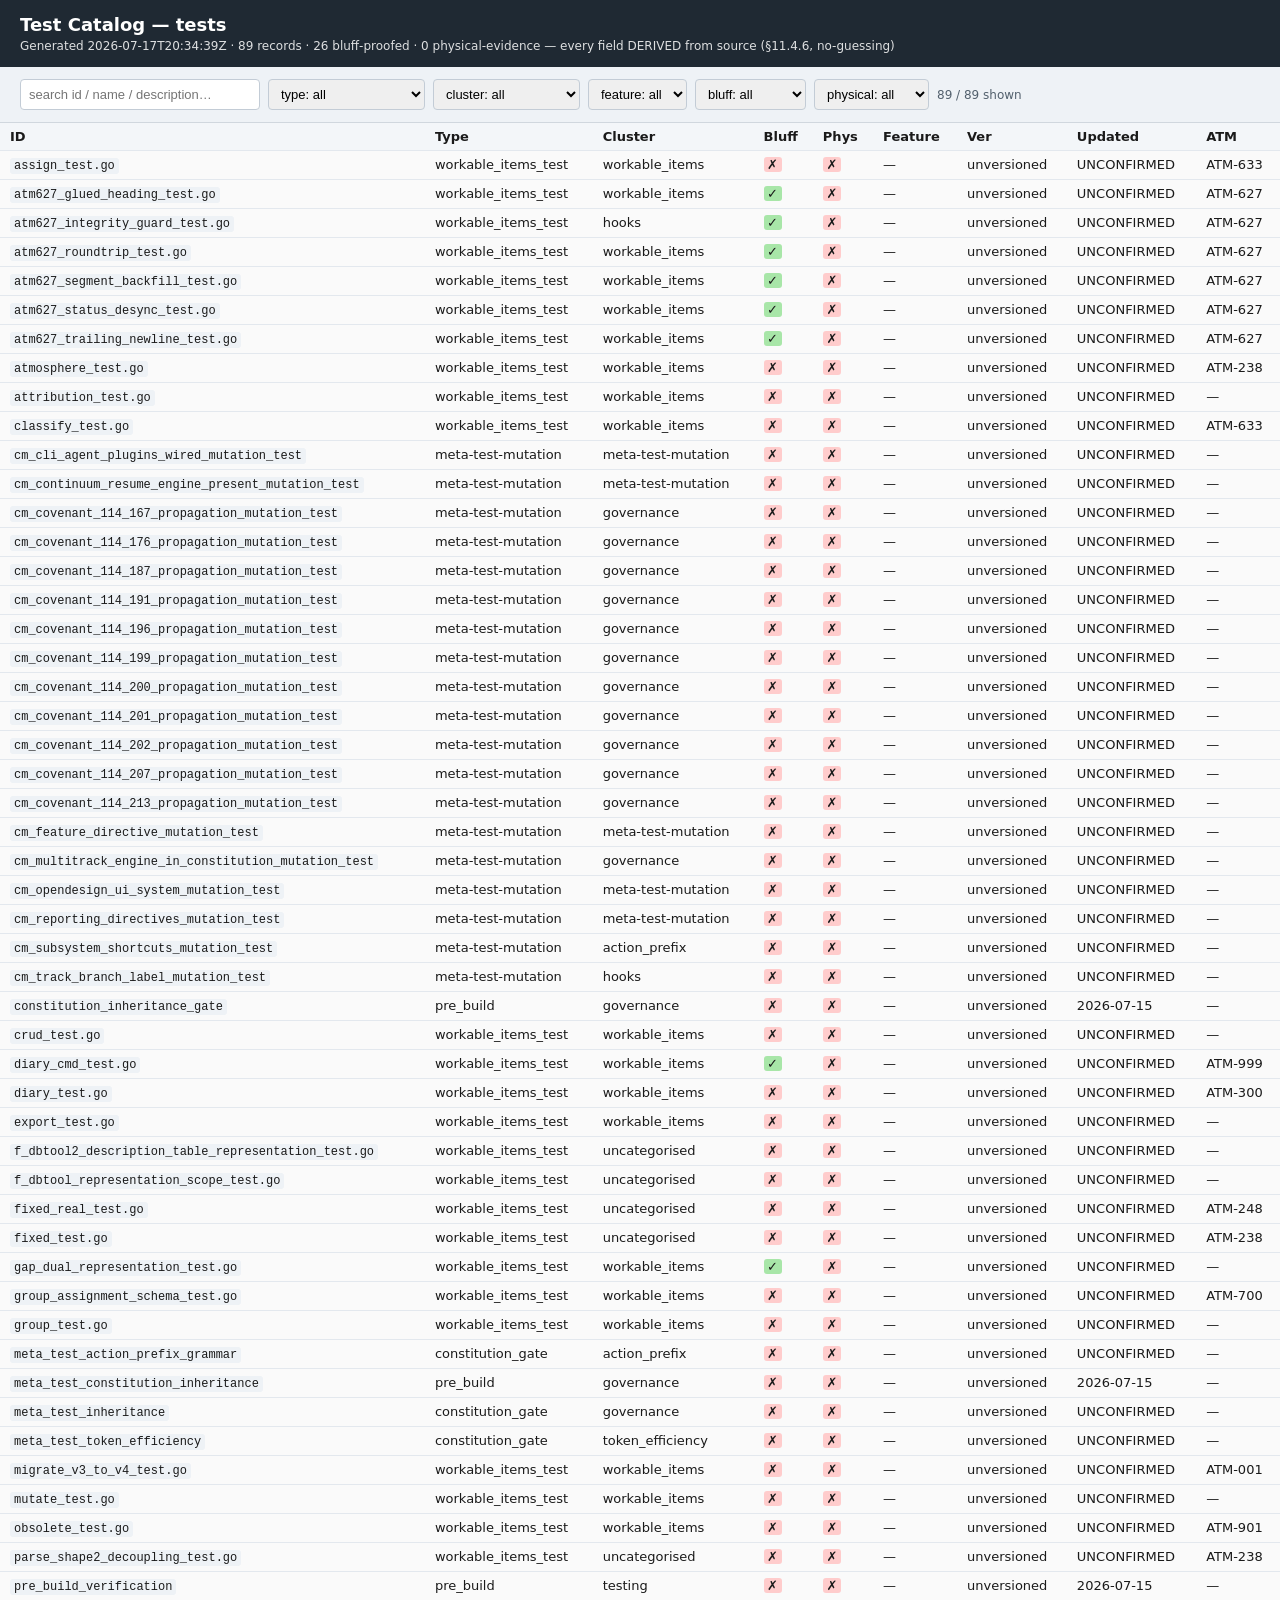
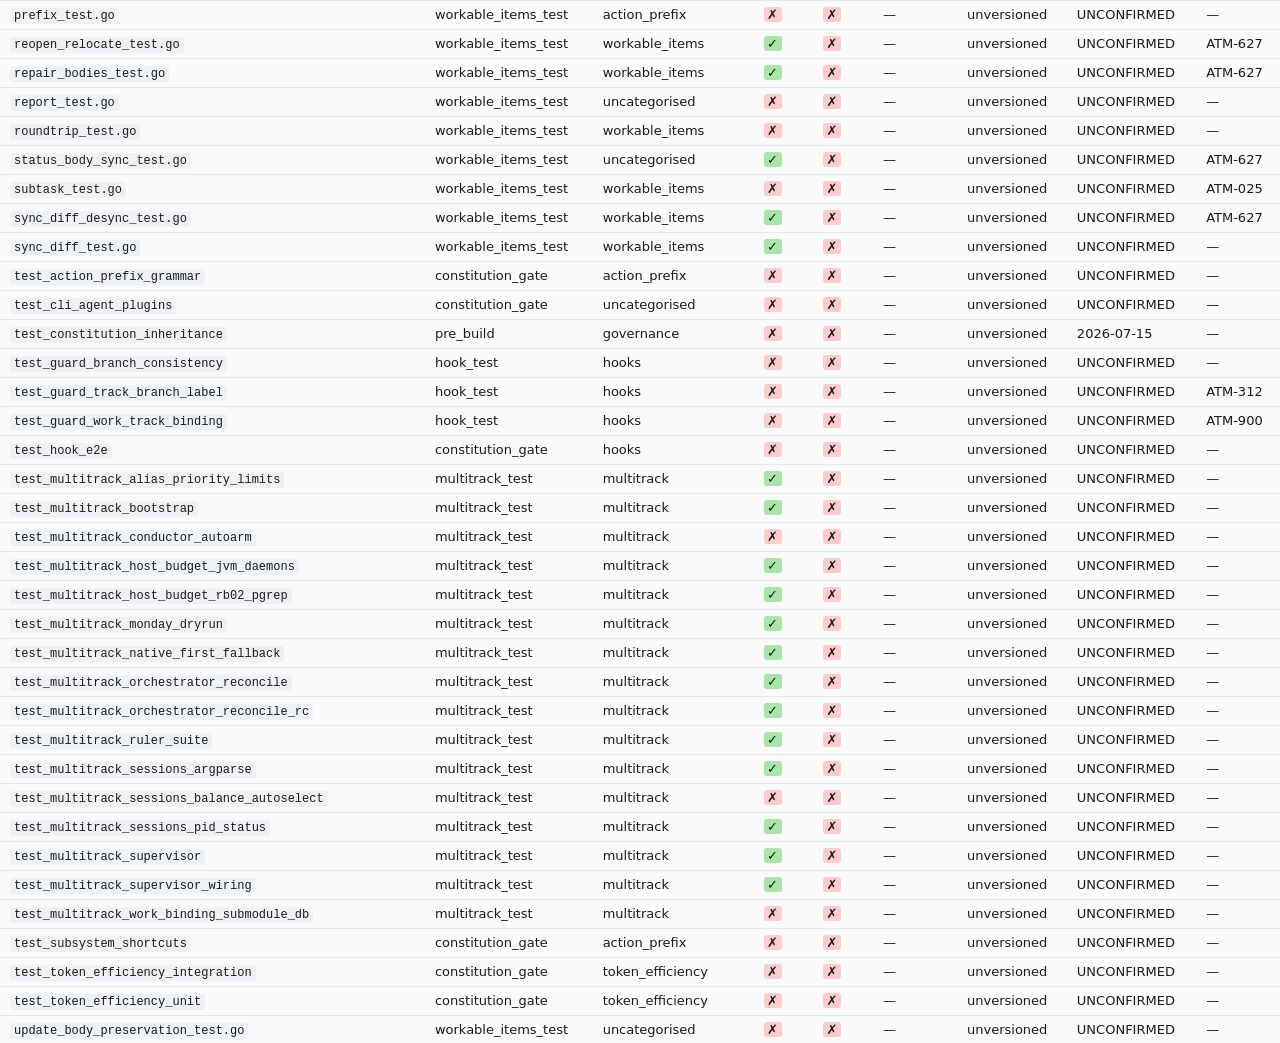
<file: docs/catalog/index.html>
<!DOCTYPE html>
<html lang="en"><head><meta charset="utf-8">
<meta name="viewport" content="width=device-width, initial-scale=1">
<title>Test Catalog — tests</title>
<style>
:root{font-family:system-ui,Segoe UI,Roboto,Helvetica,Arial,sans-serif}
body{margin:0;background:#fafafa;color:#1a1a1a}
header{background:#1f2933;color:#fff;padding:14px 20px}
header h1{margin:0;font-size:18px}
header .meta{font-size:12px;opacity:.85;margin-top:4px}
.controls{display:flex;flex-wrap:wrap;gap:8px;padding:12px 20px;
  background:#eef2f6;position:sticky;top:0;z-index:5;border-bottom:1px solid #d0d7de}
.controls input,.controls select{padding:6px 8px;border:1px solid #c3ccd6;
  border-radius:4px;font-size:13px}
.controls input[type=search]{min-width:240px}
.count{font-size:12px;color:#52606d;align-self:center}
table{border-collapse:collapse;width:100%;font-size:13px}
th,td{padding:6px 10px;border-bottom:1px solid #e3e8ee;text-align:left;
  vertical-align:top}
th{background:#f3f6f9;cursor:pointer;position:sticky;top:54px;z-index:4;
  user-select:none}
tr:hover{background:#f6f9fc}
.badge{display:inline-block;width:18px;text-align:center;border-radius:3px;
  font-weight:600;print-color-adjust:exact;-webkit-print-color-adjust:exact}
.b-ok{background:#A8E6A8}.b-no{background:#FFCCCC}
code{background:#eef2f6;padding:1px 4px;border-radius:3px;font-size:12px}
.detail{display:none;background:#fbfdff}
.detail td{padding:10px 16px}
.detail pre{white-space:pre-wrap;font-size:12px;background:#f3f6f9;
  padding:8px;border-radius:4px;margin:4px 0}
.gap{color:#9a3b3b}
.steps li{margin:2px 0}
a{color:#0b6bcb}
</style></head><body>
<header><h1>Test Catalog — tests</h1>
<div class="meta">Generated 2026-07-17T20:34:39Z · 89 records · 26 bluff-proofed · 0 physical-evidence — every field DERIVED from source (§11.4.6, no-guessing)</div></header>
<div class="controls">
  <input type="search" id="q" placeholder="search id / name / description…">
  <select id="ftype"><option value="">type: all</option></select>
  <select id="fcluster"><option value="">cluster: all</option></select>
  <select id="ffeat"><option value="">feature: all</option></select>
  <select id="fbluff"><option value="">bluff: all</option>
    <option value="1">bluff-proofed</option><option value="0">NOT</option></select>
  <select id="fphys"><option value="">physical: all</option>
    <option value="1">has evidence</option><option value="0">NONE</option></select>
  <span class="count" id="count"></span>
</div>
<table id="tbl"><thead><tr>
  <th data-k="id">ID</th><th data-k="type">Type</th><th data-k="cluster">Cluster</th>
  <th data-k="bluff_proofed">Bluff</th><th data-k="physical_evidence">Phys</th>
  <th data-k="feature_class">Feature</th><th data-k="version">Ver</th>
  <th data-k="updated_date">Updated</th><th data-k="atm_id">ATM</th>
</tr></thead><tbody id="rows"></tbody></table>
<script id="catalog-data" type="application/json">[{"id": "test_action_prefix_grammar", "name": "§11.4.140 GRAMMAR_ADDENDUM (2026", "type": "constitution_gate", "subtypes": [], "description": "06-09) + arrow form (2026-07-02) — full test", "description_quality": "title-header", "step_by_step": [{"what": "`ACTION :: rest`           (2) `PREFIX::ACTION :: rest`", "how": "", "achieved": "", "result": "", "source": "header-numbered"}, {"what": "`/ACTION rest`             (4) `/PREFIX::ACTION rest`", "how": "", "achieved": "", "result": "", "source": "header-numbered"}, {"what": "`ACTION ---> rest`          (+ `PREFIX::ACTION ---> rest`)", "how": "", "achieved": "", "result": "", "source": "header-numbered"}], "how_tokens": ["cat"], "bluff_proofed": false, "bluff_proofed_reasons": [], "physical_evidence": false, "physical_evidence_which": [], "feature_class": null, "version": "unversioned", "atm_id": null, "status": "active", "sources_anti_bluff": false, "source_path": "constitution/tests/action_prefix/test_action_prefix_grammar.sh", "derivation_gaps": ["version-UNCONFIRMED", "created_date-UNCONFIRMED"], "created_date": "UNCONFIRMED", "updated_date": "UNCONFIRMED", "cluster": "action_prefix", "component": "action_prefix/action_prefix_grammar"}, {"id": "meta_test_action_prefix_grammar", "name": "§1.1 paired", "type": "constitution_gate", "subtypes": [], "description": "mutation meta-test for the §11.4.140 GRAMMAR_ADDENDUM grammar suite.", "description_quality": "title-header", "step_by_step": [], "how_tokens": [], "bluff_proofed": false, "bluff_proofed_reasons": [], "physical_evidence": false, "physical_evidence_which": [], "feature_class": null, "version": "unversioned", "atm_id": null, "status": "active", "sources_anti_bluff": false, "source_path": "constitution/tests/action_prefix/meta_test_action_prefix_grammar.sh", "derivation_gaps": ["no-step-by-step-derivable", "version-UNCONFIRMED", "created_date-UNCONFIRMED"], "created_date": "UNCONFIRMED", "updated_date": "UNCONFIRMED", "cluster": "action_prefix", "component": "action_prefix/meta_test_action_prefix"}, {"id": "test_subsystem_shortcuts", "name": "§11.4.140 sub", "type": "constitution_gate", "subtypes": [], "description": "system-shortcut extension (2026-07-14) — runtime functional test", "description_quality": "title-header", "step_by_step": [], "how_tokens": ["cat"], "bluff_proofed": false, "bluff_proofed_reasons": [], "physical_evidence": false, "physical_evidence_which": [], "feature_class": null, "version": "unversioned", "atm_id": null, "status": "active", "sources_anti_bluff": false, "source_path": "constitution/tests/action_prefix/test_subsystem_shortcuts.sh", "derivation_gaps": ["no-step-by-step-derivable", "version-UNCONFIRMED", "created_date-UNCONFIRMED"], "created_date": "UNCONFIRMED", "updated_date": "UNCONFIRMED", "cluster": "action_prefix", "component": "action_prefix/subsystem_shortcuts"}, {"id": "meta_test_inheritance", "name": "meta_test_inheritance.sh", "type": "constitution_gate", "subtypes": [], "description": "Constitution-side meta-test that proves", "description_quality": "title-header", "step_by_step": [], "how_tokens": ["grep"], "bluff_proofed": false, "bluff_proofed_reasons": [], "physical_evidence": false, "physical_evidence_which": [], "feature_class": null, "version": "unversioned", "atm_id": null, "status": "active", "sources_anti_bluff": false, "source_path": "constitution/meta_test_inheritance.sh", "derivation_gaps": ["no-step-by-step-derivable", "version-UNCONFIRMED", "created_date-UNCONFIRMED"], "created_date": "UNCONFIRMED", "updated_date": "UNCONFIRMED", "cluster": "governance", "component": "governance/meta_test_inheritance"}, {"id": "test_hook_e2e", "name": "§11.4.140 LAYER", "type": "constitution_gate", "subtypes": [], "description": "2 end-to-end proof: the Claude Code UserPromptSubmit hook", "description_quality": "title-header", "step_by_step": [], "how_tokens": ["grep"], "bluff_proofed": false, "bluff_proofed_reasons": [], "physical_evidence": false, "physical_evidence_which": [], "feature_class": null, "version": "unversioned", "atm_id": null, "status": "active", "sources_anti_bluff": false, "source_path": "constitution/tests/action_prefix/test_hook_e2e.sh", "derivation_gaps": ["no-step-by-step-derivable", "version-UNCONFIRMED", "created_date-UNCONFIRMED"], "created_date": "UNCONFIRMED", "updated_date": "UNCONFIRMED", "cluster": "hooks", "component": "hooks/hook_e2e"}, {"id": "meta_test_token_efficiency", "name": "§1.1 PAIRED", "type": "constitution_gate", "subtypes": [], "description": "MUTATION meta-test for the §11.4.141 token-efficiency harness.", "description_quality": "title-header", "step_by_step": [], "how_tokens": [], "bluff_proofed": false, "bluff_proofed_reasons": [], "physical_evidence": false, "physical_evidence_which": [], "feature_class": null, "version": "unversioned", "atm_id": null, "status": "active", "sources_anti_bluff": false, "source_path": "constitution/tests/token_efficiency/meta_test_token_efficiency.sh", "derivation_gaps": ["no-step-by-step-derivable", "version-UNCONFIRMED", "created_date-UNCONFIRMED"], "created_date": "UNCONFIRMED", "updated_date": "UNCONFIRMED", "cluster": "token_efficiency", "component": "token_efficiency/meta_test_token_efficiency"}, {"id": "test_token_efficiency_integration", "name": "§11.4.141 INTEGRATION test (§11.4.27", "type": "constitution_gate", "subtypes": [], "description": "NO fakes beyond unit; this drives the", "description_quality": "title-header", "step_by_step": [{"what": "the captured `usage` object carries the four real fields (input /", "how": "", "achieved": "", "result": "", "source": "header-numbered"}, {"what": "on a steady-state (cache-warm) turn, cache_read_input_tokens > 0 AND the", "how": "", "achieved": "", "result": "", "source": "header-numbered"}, {"what": "real four-field usage present", "how": "", "achieved": "", "result": "", "source": "header-numbered"}], "how_tokens": ["input"], "bluff_proofed": false, "bluff_proofed_reasons": [], "physical_evidence": false, "physical_evidence_which": [], "feature_class": null, "version": "unversioned", "atm_id": null, "status": "active", "sources_anti_bluff": false, "source_path": "constitution/tests/token_efficiency/test_token_efficiency_integration.sh", "derivation_gaps": ["version-UNCONFIRMED", "created_date-UNCONFIRMED"], "created_date": "UNCONFIRMED", "updated_date": "UNCONFIRMED", "cluster": "token_efficiency", "component": "token_efficiency/token_efficiency_integration"}, {"id": "test_token_efficiency_unit", "name": "§11.4.141 UNIT tests (§11.4.27", "type": "constitution_gate", "subtypes": [], "description": "unit tier; synthetic `usage` fixtures permitted).", "description_quality": "title-header", "step_by_step": [], "how_tokens": [], "bluff_proofed": false, "bluff_proofed_reasons": [], "physical_evidence": false, "physical_evidence_which": [], "feature_class": null, "version": "unversioned", "atm_id": null, "status": "active", "sources_anti_bluff": false, "source_path": "constitution/tests/token_efficiency/test_token_efficiency_unit.sh", "derivation_gaps": ["no-step-by-step-derivable", "version-UNCONFIRMED", "created_date-UNCONFIRMED"], "created_date": "UNCONFIRMED", "updated_date": "UNCONFIRMED", "cluster": "token_efficiency", "component": "token_efficiency/token_efficiency_unit"}, {"id": "test_cli_agent_plugins", "name": "tests/test_cli_agent_plugins.sh", "type": "constitution_gate", "subtypes": [], "description": "hermetic test suite for the CLI-agent", "description_quality": "title-header", "step_by_step": [], "how_tokens": ["am", "cat", "grep", "input"], "bluff_proofed": false, "bluff_proofed_reasons": [], "physical_evidence": false, "physical_evidence_which": [], "feature_class": null, "version": "unversioned", "atm_id": null, "status": "active", "sources_anti_bluff": false, "source_path": "constitution/tests/test_cli_agent_plugins.sh", "derivation_gaps": ["no-step-by-step-derivable", "version-UNCONFIRMED", "created_date-UNCONFIRMED", "cluster-uncategorised"], "created_date": "UNCONFIRMED", "updated_date": "UNCONFIRMED", "cluster": "uncategorised", "component": "cli_agent_plugins"}, {"id": "test_guard_branch_consistency", "name": "test_guard_branch_consistency.sh", "type": "hook_test", "subtypes": [], "description": "hermetic test suite for the §11.4.181", "description_quality": "title-header", "step_by_step": [], "how_tokens": ["grep"], "bluff_proofed": false, "bluff_proofed_reasons": [], "physical_evidence": false, "physical_evidence_which": [], "feature_class": null, "version": "unversioned", "atm_id": null, "status": "active", "sources_anti_bluff": false, "source_path": "constitution/scripts/hooks/test_guard_branch_consistency.sh", "derivation_gaps": ["no-step-by-step-derivable", "version-UNCONFIRMED", "created_date-UNCONFIRMED"], "created_date": "UNCONFIRMED", "updated_date": "UNCONFIRMED", "cluster": "hooks", "component": "hooks/guard_branch_consistency"}, {"id": "test_guard_track_branch_label", "name": "test_guard_track_branch_label.sh", "type": "hook_test", "subtypes": [], "description": "hermetic test suite for the §11.4.182", "description_quality": "title-header", "step_by_step": [], "how_tokens": [], "bluff_proofed": false, "bluff_proofed_reasons": [], "physical_evidence": false, "physical_evidence_which": [], "feature_class": null, "version": "unversioned", "atm_id": "ATM-312", "status": "active", "sources_anti_bluff": false, "source_path": "constitution/scripts/hooks/test_guard_track_branch_label.sh", "derivation_gaps": ["no-step-by-step-derivable", "version-UNCONFIRMED", "created_date-UNCONFIRMED"], "created_date": "UNCONFIRMED", "updated_date": "UNCONFIRMED", "cluster": "hooks", "component": "hooks/guard_track_branch_label"}, {"id": "test_guard_work_track_binding", "name": "test_guard_work_track_binding.sh", "type": "hook_test", "subtypes": [], "description": "hermetic test suite for the §11.4.191", "description_quality": "title-header", "step_by_step": [{"what": "=", "how": "", "achieved": "", "result": "", "source": "section-banner"}, {"what": "=", "how": "", "achieved": "", "result": "", "source": "section-banner"}, {"what": "=", "how": "", "achieved": "", "result": "", "source": "section-banner"}, {"what": "=", "how": "", "achieved": "", "result": "", "source": "section-banner"}, {"what": "=", "how": "", "achieved": "", "result": "", "source": "section-banner"}, {"what": "=", "how": "", "achieved": "", "result": "", "source": "section-banner"}, {"what": "=", "how": "", "achieved": "", "result": "", "source": "section-banner"}, {"what": "=", "how": "", "achieved": "", "result": "", "source": "section-banner"}], "how_tokens": ["grep"], "bluff_proofed": false, "bluff_proofed_reasons": [], "physical_evidence": false, "physical_evidence_which": [], "feature_class": null, "version": "unversioned", "atm_id": "ATM-900", "status": "active", "sources_anti_bluff": false, "source_path": "constitution/scripts/hooks/test_guard_work_track_binding.sh", "derivation_gaps": ["version-UNCONFIRMED", "created_date-UNCONFIRMED"], "created_date": "UNCONFIRMED", "updated_date": "UNCONFIRMED", "cluster": "hooks", "component": "hooks/guard_work_track_binding"}, {"id": "cm_subsystem_shortcuts_mutation_test", "name": "cm_subsystem_shortcuts_mutation_test.sh", "type": "meta-test-mutation", "subtypes": [], "description": "§1.1 paired-mutation meta-test for", "description_quality": "title-header", "step_by_step": [], "how_tokens": ["grep"], "bluff_proofed": false, "bluff_proofed_reasons": [], "physical_evidence": false, "physical_evidence_which": [], "feature_class": null, "version": "unversioned", "atm_id": null, "status": "active", "sources_anti_bluff": false, "source_path": "constitution/scripts/gates/cm_subsystem_shortcuts_mutation_test.sh", "derivation_gaps": ["no-step-by-step-derivable", "version-UNCONFIRMED", "created_date-UNCONFIRMED"], "created_date": "UNCONFIRMED", "updated_date": "UNCONFIRMED", "cluster": "action_prefix", "component": "action_prefix/cm_subsystem_shortcuts_mutation"}, {"id": "cm_covenant_114_167_propagation_mutation_test", "name": "cm_covenant_114_167_propagation_mutation_test.sh", "type": "meta-test-mutation", "subtypes": [], "description": "§1.1 paired-mutation", "description_quality": "title-header", "step_by_step": [], "how_tokens": [], "bluff_proofed": false, "bluff_proofed_reasons": [], "physical_evidence": false, "physical_evidence_which": [], "feature_class": null, "version": "unversioned", "atm_id": null, "status": "active", "sources_anti_bluff": false, "source_path": "constitution/scripts/gates/cm_covenant_114_167_propagation_mutation_test.sh", "derivation_gaps": ["no-step-by-step-derivable", "version-UNCONFIRMED", "created_date-UNCONFIRMED"], "created_date": "UNCONFIRMED", "updated_date": "UNCONFIRMED", "cluster": "governance", "component": "governance/cm_covenant_114_167"}, {"id": "cm_covenant_114_176_propagation_mutation_test", "name": "cm_covenant_114_176_propagation_mutation_test.sh", "type": "meta-test-mutation", "subtypes": [], "description": "§1.1 paired-mutation", "description_quality": "title-header", "step_by_step": [], "how_tokens": [], "bluff_proofed": false, "bluff_proofed_reasons": [], "physical_evidence": false, "physical_evidence_which": [], "feature_class": null, "version": "unversioned", "atm_id": null, "status": "active", "sources_anti_bluff": false, "source_path": "constitution/scripts/gates/cm_covenant_114_176_propagation_mutation_test.sh", "derivation_gaps": ["no-step-by-step-derivable", "version-UNCONFIRMED", "created_date-UNCONFIRMED"], "created_date": "UNCONFIRMED", "updated_date": "UNCONFIRMED", "cluster": "governance", "component": "governance/cm_covenant_114_176"}, {"id": "cm_covenant_114_187_propagation_mutation_test", "name": "cm_covenant_114_187_propagation_mutation_test.sh", "type": "meta-test-mutation", "subtypes": [], "description": "§1.1 paired-mutation", "description_quality": "title-header", "step_by_step": [], "how_tokens": [], "bluff_proofed": false, "bluff_proofed_reasons": [], "physical_evidence": false, "physical_evidence_which": [], "feature_class": null, "version": "unversioned", "atm_id": null, "status": "active", "sources_anti_bluff": false, "source_path": "constitution/scripts/gates/cm_covenant_114_187_propagation_mutation_test.sh", "derivation_gaps": ["no-step-by-step-derivable", "version-UNCONFIRMED", "created_date-UNCONFIRMED"], "created_date": "UNCONFIRMED", "updated_date": "UNCONFIRMED", "cluster": "governance", "component": "governance/cm_covenant_114_187"}, {"id": "cm_covenant_114_191_propagation_mutation_test", "name": "cm_covenant_114_191_propagation_mutation_test.sh", "type": "meta-test-mutation", "subtypes": [], "description": "§1.1 paired-mutation", "description_quality": "title-header", "step_by_step": [], "how_tokens": [], "bluff_proofed": false, "bluff_proofed_reasons": [], "physical_evidence": false, "physical_evidence_which": [], "feature_class": null, "version": "unversioned", "atm_id": null, "status": "active", "sources_anti_bluff": false, "source_path": "constitution/scripts/gates/cm_covenant_114_191_propagation_mutation_test.sh", "derivation_gaps": ["no-step-by-step-derivable", "version-UNCONFIRMED", "created_date-UNCONFIRMED"], "created_date": "UNCONFIRMED", "updated_date": "UNCONFIRMED", "cluster": "governance", "component": "governance/cm_covenant_114_191"}, {"id": "cm_covenant_114_196_propagation_mutation_test", "name": "cm_covenant_114_196_propagation_mutation_test.sh", "type": "meta-test-mutation", "subtypes": [], "description": "§1.1 paired-mutation", "description_quality": "title-header", "step_by_step": [], "how_tokens": [], "bluff_proofed": false, "bluff_proofed_reasons": [], "physical_evidence": false, "physical_evidence_which": [], "feature_class": null, "version": "unversioned", "atm_id": null, "status": "active", "sources_anti_bluff": false, "source_path": "constitution/scripts/gates/cm_covenant_114_196_propagation_mutation_test.sh", "derivation_gaps": ["no-step-by-step-derivable", "version-UNCONFIRMED", "created_date-UNCONFIRMED"], "created_date": "UNCONFIRMED", "updated_date": "UNCONFIRMED", "cluster": "governance", "component": "governance/cm_covenant_114_196"}, {"id": "cm_covenant_114_199_propagation_mutation_test", "name": "cm_covenant_114_199_propagation_mutation_test.sh", "type": "meta-test-mutation", "subtypes": [], "description": "§1.1 paired-mutation", "description_quality": "title-header", "step_by_step": [], "how_tokens": [], "bluff_proofed": false, "bluff_proofed_reasons": [], "physical_evidence": false, "physical_evidence_which": [], "feature_class": null, "version": "unversioned", "atm_id": null, "status": "active", "sources_anti_bluff": false, "source_path": "constitution/scripts/gates/cm_covenant_114_199_propagation_mutation_test.sh", "derivation_gaps": ["no-step-by-step-derivable", "version-UNCONFIRMED", "created_date-UNCONFIRMED"], "created_date": "UNCONFIRMED", "updated_date": "UNCONFIRMED", "cluster": "governance", "component": "governance/cm_covenant_114_199"}, {"id": "cm_covenant_114_200_propagation_mutation_test", "name": "cm_covenant_114_200_propagation_mutation_test.sh", "type": "meta-test-mutation", "subtypes": [], "description": "§1.1 paired-mutation", "description_quality": "title-header", "step_by_step": [], "how_tokens": [], "bluff_proofed": false, "bluff_proofed_reasons": [], "physical_evidence": false, "physical_evidence_which": [], "feature_class": null, "version": "unversioned", "atm_id": null, "status": "active", "sources_anti_bluff": false, "source_path": "constitution/scripts/gates/cm_covenant_114_200_propagation_mutation_test.sh", "derivation_gaps": ["no-step-by-step-derivable", "version-UNCONFIRMED", "created_date-UNCONFIRMED"], "created_date": "UNCONFIRMED", "updated_date": "UNCONFIRMED", "cluster": "governance", "component": "governance/cm_covenant_114_200"}, {"id": "cm_covenant_114_201_propagation_mutation_test", "name": "cm_covenant_114_201_propagation_mutation_test.sh", "type": "meta-test-mutation", "subtypes": [], "description": "§1.1 paired-mutation", "description_quality": "title-header", "step_by_step": [], "how_tokens": [], "bluff_proofed": false, "bluff_proofed_reasons": [], "physical_evidence": false, "physical_evidence_which": [], "feature_class": null, "version": "unversioned", "atm_id": null, "status": "active", "sources_anti_bluff": false, "source_path": "constitution/scripts/gates/cm_covenant_114_201_propagation_mutation_test.sh", "derivation_gaps": ["no-step-by-step-derivable", "version-UNCONFIRMED", "created_date-UNCONFIRMED"], "created_date": "UNCONFIRMED", "updated_date": "UNCONFIRMED", "cluster": "governance", "component": "governance/cm_covenant_114_201"}, {"id": "cm_covenant_114_202_propagation_mutation_test", "name": "cm_covenant_114_202_propagation_mutation_test.sh", "type": "meta-test-mutation", "subtypes": [], "description": "§1.1 paired-mutation", "description_quality": "title-header", "step_by_step": [], "how_tokens": [], "bluff_proofed": false, "bluff_proofed_reasons": [], "physical_evidence": false, "physical_evidence_which": [], "feature_class": null, "version": "unversioned", "atm_id": null, "status": "active", "sources_anti_bluff": false, "source_path": "constitution/scripts/gates/cm_covenant_114_202_propagation_mutation_test.sh", "derivation_gaps": ["no-step-by-step-derivable", "version-UNCONFIRMED", "created_date-UNCONFIRMED"], "created_date": "UNCONFIRMED", "updated_date": "UNCONFIRMED", "cluster": "governance", "component": "governance/cm_covenant_114_202"}, {"id": "cm_covenant_114_207_propagation_mutation_test", "name": "cm_covenant_114_207_propagation_mutation_test.sh", "type": "meta-test-mutation", "subtypes": [], "description": "§1.1 paired-mutation", "description_quality": "title-header", "step_by_step": [], "how_tokens": [], "bluff_proofed": false, "bluff_proofed_reasons": [], "physical_evidence": false, "physical_evidence_which": [], "feature_class": null, "version": "unversioned", "atm_id": null, "status": "active", "sources_anti_bluff": false, "source_path": "constitution/scripts/gates/cm_covenant_114_207_propagation_mutation_test.sh", "derivation_gaps": ["no-step-by-step-derivable", "version-UNCONFIRMED", "created_date-UNCONFIRMED"], "created_date": "UNCONFIRMED", "updated_date": "UNCONFIRMED", "cluster": "governance", "component": "governance/cm_covenant_114_207"}, {"id": "cm_covenant_114_213_propagation_mutation_test", "name": "cm_covenant_114_213_propagation_mutation_test.sh", "type": "meta-test-mutation", "subtypes": [], "description": "§1.1 paired-mutation", "description_quality": "title-header", "step_by_step": [], "how_tokens": [], "bluff_proofed": false, "bluff_proofed_reasons": [], "physical_evidence": false, "physical_evidence_which": [], "feature_class": null, "version": "unversioned", "atm_id": null, "status": "active", "sources_anti_bluff": false, "source_path": "constitution/scripts/gates/cm_covenant_114_213_propagation_mutation_test.sh", "derivation_gaps": ["no-step-by-step-derivable", "version-UNCONFIRMED", "created_date-UNCONFIRMED"], "created_date": "UNCONFIRMED", "updated_date": "UNCONFIRMED", "cluster": "governance", "component": "governance/cm_covenant_114_213"}, {"id": "cm_multitrack_engine_in_constitution_mutation_test", "name": "cm_multitrack_engine_in_constitution_mutation_test.sh", "type": "meta-test-mutation", "subtypes": [], "description": "§1.1 paired-mutation", "description_quality": "title-header", "step_by_step": [], "how_tokens": ["cat"], "bluff_proofed": false, "bluff_proofed_reasons": [], "physical_evidence": false, "physical_evidence_which": [], "feature_class": null, "version": "unversioned", "atm_id": null, "status": "active", "sources_anti_bluff": false, "source_path": "constitution/scripts/gates/cm_multitrack_engine_in_constitution_mutation_test.sh", "derivation_gaps": ["no-step-by-step-derivable", "version-UNCONFIRMED", "created_date-UNCONFIRMED"], "created_date": "UNCONFIRMED", "updated_date": "UNCONFIRMED", "cluster": "governance", "component": "governance/cm_multitrack_engine_in"}, {"id": "cm_track_branch_label_mutation_test", "name": "cm_track_branch_label_mutation_test.sh", "type": "meta-test-mutation", "subtypes": [], "description": "§1.1 paired-mutation meta-test for", "description_quality": "title-header", "step_by_step": [], "how_tokens": ["cat"], "bluff_proofed": false, "bluff_proofed_reasons": [], "physical_evidence": false, "physical_evidence_which": [], "feature_class": null, "version": "unversioned", "atm_id": null, "status": "active", "sources_anti_bluff": false, "source_path": "constitution/scripts/gates/cm_track_branch_label_mutation_test.sh", "derivation_gaps": ["no-step-by-step-derivable", "version-UNCONFIRMED", "created_date-UNCONFIRMED"], "created_date": "UNCONFIRMED", "updated_date": "UNCONFIRMED", "cluster": "hooks", "component": "hooks/cm_track_branch_label"}, {"id": "cm_cli_agent_plugins_wired_mutation_test", "name": "cm_cli_agent_plugins_wired_mutation_test.sh", "type": "meta-test-mutation", "subtypes": [], "description": "paired §1.1 mutation test for the", "description_quality": "title-header", "step_by_step": [], "how_tokens": ["grep"], "bluff_proofed": false, "bluff_proofed_reasons": [], "physical_evidence": false, "physical_evidence_which": [], "feature_class": null, "version": "unversioned", "atm_id": null, "status": "active", "sources_anti_bluff": false, "source_path": "constitution/scripts/gates/cm_cli_agent_plugins_wired_mutation_test.sh", "derivation_gaps": ["no-step-by-step-derivable", "version-UNCONFIRMED", "created_date-UNCONFIRMED"], "created_date": "UNCONFIRMED", "updated_date": "UNCONFIRMED", "cluster": "meta-test-mutation", "component": "meta-test-mutation/cm_cli_agent_plugins"}, {"id": "cm_continuum_resume_engine_present_mutation_test", "name": "cm_continuum_resume_engine_present_mutation_test.sh", "type": "meta-test-mutation", "subtypes": [], "description": "§1.1 paired-mutation", "description_quality": "title-header", "step_by_step": [{"what": "engine directory entirely absent", "how": "", "achieved": "", "result": "", "source": "header-numbered"}, {"what": "go.mod missing its `module ` declaration", "how": "", "achieved": "", "result": "", "source": "header-numbered"}, {"what": "helix-deps.yaml missing / not declaring `deps: []`", "how": "", "achieved": "", "result": "", "source": "header-numbered"}, {"what": "a project-specific literal (from the gate's own denylist) planted", "how": "", "achieved": "", "result": "", "source": "header-numbered"}], "how_tokens": [], "bluff_proofed": false, "bluff_proofed_reasons": [], "physical_evidence": false, "physical_evidence_which": [], "feature_class": null, "version": "unversioned", "atm_id": null, "status": "active", "sources_anti_bluff": false, "source_path": "constitution/scripts/gates/cm_continuum_resume_engine_present_mutation_test.sh", "derivation_gaps": ["version-UNCONFIRMED", "created_date-UNCONFIRMED"], "created_date": "UNCONFIRMED", "updated_date": "UNCONFIRMED", "cluster": "meta-test-mutation", "component": "meta-test-mutation/cm_continuum_resume_engine"}, {"id": "cm_feature_directive_mutation_test", "name": "cm_feature_directive_mutation_test.sh", "type": "meta-test-mutation", "subtypes": [], "description": "§1.1 paired-mutation meta-test for", "description_quality": "title-header", "step_by_step": [], "how_tokens": [], "bluff_proofed": false, "bluff_proofed_reasons": [], "physical_evidence": false, "physical_evidence_which": [], "feature_class": null, "version": "unversioned", "atm_id": null, "status": "active", "sources_anti_bluff": false, "source_path": "constitution/scripts/gates/cm_feature_directive_mutation_test.sh", "derivation_gaps": ["no-step-by-step-derivable", "version-UNCONFIRMED", "created_date-UNCONFIRMED"], "created_date": "UNCONFIRMED", "updated_date": "UNCONFIRMED", "cluster": "meta-test-mutation", "component": "meta-test-mutation/cm_feature_directive_mutation"}, {"id": "cm_opendesign_ui_system_mutation_test", "name": "cm_opendesign_ui_system_mutation_test.sh", "type": "meta-test-mutation", "subtypes": [], "description": "§1.1 paired-mutation meta-test for", "description_quality": "title-header", "step_by_step": [{"what": "=", "how": "", "achieved": "", "result": "", "source": "section-banner"}, {"what": "=", "how": "", "achieved": "", "result": "", "source": "section-banner"}, {"what": "=", "how": "", "achieved": "", "result": "", "source": "section-banner"}, {"what": "=", "how": "", "achieved": "", "result": "", "source": "section-banner"}], "how_tokens": ["cat"], "bluff_proofed": false, "bluff_proofed_reasons": [], "physical_evidence": false, "physical_evidence_which": [], "feature_class": null, "version": "unversioned", "atm_id": null, "status": "active", "sources_anti_bluff": false, "source_path": "constitution/scripts/gates/cm_opendesign_ui_system_mutation_test.sh", "derivation_gaps": ["version-UNCONFIRMED", "created_date-UNCONFIRMED"], "created_date": "UNCONFIRMED", "updated_date": "UNCONFIRMED", "cluster": "meta-test-mutation", "component": "meta-test-mutation/cm_opendesign_ui_system"}, {"id": "cm_reporting_directives_mutation_test", "name": "cm_reporting_directives_mutation_test.sh", "type": "meta-test-mutation", "subtypes": [], "description": "§1.1 paired-mutation meta-test for", "description_quality": "title-header", "step_by_step": [], "how_tokens": [], "bluff_proofed": false, "bluff_proofed_reasons": [], "physical_evidence": false, "physical_evidence_which": [], "feature_class": null, "version": "unversioned", "atm_id": null, "status": "active", "sources_anti_bluff": false, "source_path": "constitution/scripts/gates/cm_reporting_directives_mutation_test.sh", "derivation_gaps": ["no-step-by-step-derivable", "version-UNCONFIRMED", "created_date-UNCONFIRMED"], "created_date": "UNCONFIRMED", "updated_date": "UNCONFIRMED", "cluster": "meta-test-mutation", "component": "meta-test-mutation/cm_reporting_directives_mutation"}, {"id": "test_multitrack_alias_priority_limits", "name": "— PROVABLY", "type": "multitrack_test", "subtypes": ["red_polarity"], "description": "(item 1) native-first priority rank, (item 2) per-alias", "description_quality": "title-header", "step_by_step": [{"what": "=", "how": "", "achieved": "", "result": "", "source": "section-banner"}, {"what": "=", "how": "", "achieved": "", "result": "", "source": "section-banner"}], "how_tokens": ["cat", "grep"], "bluff_proofed": true, "bluff_proofed_reasons": ["RED_MODE-marker"], "physical_evidence": false, "physical_evidence_which": [], "feature_class": null, "version": "unversioned", "atm_id": null, "status": "red_baseline", "sources_anti_bluff": false, "source_path": "constitution/scripts/multitrack/test_multitrack_alias_priority_limits.sh", "derivation_gaps": ["version-UNCONFIRMED", "created_date-UNCONFIRMED"], "created_date": "UNCONFIRMED", "updated_date": "UNCONFIRMED", "cluster": "multitrack", "component": "multitrack/multitrack_alias_priority_limits"}, {"id": "test_multitrack_bootstrap", "name": "test_multitrack_bootstrap.sh", "type": "multitrack_test", "subtypes": ["red_polarity"], "description": "RED/GREEN polarity test for RB-08's", "description_quality": "title-header", "step_by_step": [{"what": "=", "how": "", "achieved": "", "result": "", "source": "section-banner"}, {"what": "=", "how": "", "achieved": "", "result": "", "source": "section-banner"}, {"what": "=", "how": "", "achieved": "", "result": "", "source": "section-banner"}, {"what": "=", "how": "", "achieved": "", "result": "", "source": "section-banner"}, {"what": "=", "how": "", "achieved": "", "result": "", "source": "section-banner"}, {"what": "=", "how": "", "achieved": "", "result": "", "source": "section-banner"}], "how_tokens": ["cat", "grep"], "bluff_proofed": true, "bluff_proofed_reasons": ["RED_MODE-marker"], "physical_evidence": false, "physical_evidence_which": [], "feature_class": null, "version": "unversioned", "atm_id": null, "status": "red_baseline", "sources_anti_bluff": false, "source_path": "constitution/scripts/multitrack/test_multitrack_bootstrap.sh", "derivation_gaps": ["version-UNCONFIRMED", "created_date-UNCONFIRMED"], "created_date": "UNCONFIRMED", "updated_date": "UNCONFIRMED", "cluster": "multitrack", "component": "multitrack/multitrack_bootstrap"}, {"id": "test_multitrack_conductor_autoarm", "name": "— conductor fallback", "type": "multitrack_test", "subtypes": [], "description": "monitor auto-arm helper: resolves alias/track/", "description_quality": "title-header", "step_by_step": [{"what": "=", "how": "", "achieved": "", "result": "", "source": "section-banner"}, {"what": "=", "how": "", "achieved": "", "result": "", "source": "section-banner"}], "how_tokens": ["cat", "grep"], "bluff_proofed": false, "bluff_proofed_reasons": [], "physical_evidence": false, "physical_evidence_which": [], "feature_class": null, "version": "unversioned", "atm_id": null, "status": "active", "sources_anti_bluff": false, "source_path": "constitution/scripts/multitrack/test_multitrack_conductor_autoarm.sh", "derivation_gaps": ["version-UNCONFIRMED", "created_date-UNCONFIRMED"], "created_date": "UNCONFIRMED", "updated_date": "UNCONFIRMED", "cluster": "multitrack", "component": "multitrack/multitrack_conductor_autoarm"}, {"id": "test_multitrack_host_budget_jvm_daemons", "name": "test_multitrack_host_budget_jvm_daemons.sh", "type": "multitrack_test", "subtypes": ["red_polarity"], "description": "RB-FIX3 (I-c) permanent", "description_quality": "title-header", "step_by_step": [{"what": "=", "how": "", "achieved": "", "result": "", "source": "section-banner"}, {"what": "=", "how": "", "achieved": "", "result": "", "source": "section-banner"}], "how_tokens": ["cat", "grep"], "bluff_proofed": true, "bluff_proofed_reasons": ["RED_MODE-marker"], "physical_evidence": false, "physical_evidence_which": [], "feature_class": null, "version": "unversioned", "atm_id": null, "status": "red_baseline", "sources_anti_bluff": false, "source_path": "constitution/scripts/multitrack/test_multitrack_host_budget_jvm_daemons.sh", "derivation_gaps": ["version-UNCONFIRMED", "created_date-UNCONFIRMED"], "created_date": "UNCONFIRMED", "updated_date": "UNCONFIRMED", "cluster": "multitrack", "component": "multitrack/multitrack_host_budget_jvm"}, {"id": "test_multitrack_host_budget_rb02_pgrep", "name": "— PROVABLY the RB", "type": "multitrack_test", "subtypes": ["red_polarity"], "description": "02 pgrep-footgun fix + the §11.4.201 VANISHED-PID liveness", "description_quality": "title-header", "step_by_step": [{"what": "DETERMINISTIC HERMETIC unit layer — a fake `pgrep` (PATH shim) returns a", "how": "", "achieved": "", "result": "", "source": "header-numbered"}, {"what": "REAL-/proc E2E layer — spawns bounded `sleep` decoys via `exec -a` with a", "how": "", "achieved": "", "result": "", "source": "header-numbered"}, {"what": "=", "how": "", "achieved": "", "result": "", "source": "section-banner"}, {"what": "=", "how": "", "achieved": "", "result": "", "source": "section-banner"}, {"what": "=", "how": "", "achieved": "", "result": "", "source": "section-banner"}], "how_tokens": ["cat", "grep"], "bluff_proofed": true, "bluff_proofed_reasons": ["RED_MODE-marker"], "physical_evidence": false, "physical_evidence_which": [], "feature_class": null, "version": "unversioned", "atm_id": null, "status": "red_baseline", "sources_anti_bluff": false, "source_path": "constitution/scripts/multitrack/test_multitrack_host_budget_rb02_pgrep.sh", "derivation_gaps": ["version-UNCONFIRMED", "created_date-UNCONFIRMED"], "created_date": "UNCONFIRMED", "updated_date": "UNCONFIRMED", "cluster": "multitrack", "component": "multitrack/multitrack_host_budget_rb02"}, {"id": "test_multitrack_monday_dryrun", "name": "test_multitrack_monday_dryrun.sh", "type": "multitrack_test", "subtypes": ["red_polarity"], "description": "RB-13 Monday dry-run acceptance: the", "description_quality": "title-header", "step_by_step": [{"what": "=", "how": "", "achieved": "", "result": "", "source": "section-banner"}, {"what": "=", "how": "", "achieved": "", "result": "", "source": "section-banner"}, {"what": "=", "how": "", "achieved": "", "result": "", "source": "section-banner"}, {"what": "=", "how": "", "achieved": "", "result": "", "source": "section-banner"}, {"what": "=", "how": "", "achieved": "", "result": "", "source": "section-banner"}, {"what": "=", "how": "", "achieved": "", "result": "", "source": "section-banner"}, {"what": "=", "how": "", "achieved": "", "result": "", "source": "section-banner"}, {"what": "=", "how": "", "achieved": "", "result": "", "source": "section-banner"}], "how_tokens": ["cat", "grep"], "bluff_proofed": true, "bluff_proofed_reasons": ["RED_MODE-marker"], "physical_evidence": false, "physical_evidence_which": [], "feature_class": null, "version": "unversioned", "atm_id": null, "status": "red_baseline", "sources_anti_bluff": false, "source_path": "constitution/scripts/multitrack/test_multitrack_monday_dryrun.sh", "derivation_gaps": ["version-UNCONFIRMED", "created_date-UNCONFIRMED"], "created_date": "UNCONFIRMED", "updated_date": "UNCONFIRMED", "cluster": "multitrack", "component": "multitrack/multitrack_monday_dryrun"}, {"id": "test_multitrack_native_first_fallback", "name": "— PROVABLY native", "type": "multitrack_test", "subtypes": ["red_polarity"], "description": "first alias selection + provider-fallback, anti-bluff.", "description_quality": "title-header", "step_by_step": [{"what": "=", "how": "", "achieved": "", "result": "", "source": "section-banner"}, {"what": "=", "how": "", "achieved": "", "result": "", "source": "section-banner"}], "how_tokens": ["cat", "grep"], "bluff_proofed": true, "bluff_proofed_reasons": ["RED_MODE-marker"], "physical_evidence": false, "physical_evidence_which": [], "feature_class": null, "version": "unversioned", "atm_id": null, "status": "red_baseline", "sources_anti_bluff": false, "source_path": "constitution/scripts/multitrack/test_multitrack_native_first_fallback.sh", "derivation_gaps": ["version-UNCONFIRMED", "created_date-UNCONFIRMED"], "created_date": "UNCONFIRMED", "updated_date": "UNCONFIRMED", "cluster": "multitrack", "component": "multitrack/multitrack_native_first_fallback"}, {"id": "test_multitrack_orchestrator_reconcile", "name": "test_multitrack_orchestrator_reconcile.sh", "type": "multitrack_test", "subtypes": ["red_polarity"], "description": "RB-FIX2 permanent regression", "description_quality": "title-header", "step_by_step": [{"what": "=", "how": "", "achieved": "", "result": "", "source": "section-banner"}, {"what": "=", "how": "", "achieved": "", "result": "", "source": "section-banner"}], "how_tokens": ["cat", "grep"], "bluff_proofed": true, "bluff_proofed_reasons": ["RED_MODE-marker"], "physical_evidence": false, "physical_evidence_which": [], "feature_class": null, "version": "unversioned", "atm_id": null, "status": "red_baseline", "sources_anti_bluff": false, "source_path": "constitution/scripts/multitrack/test_multitrack_orchestrator_reconcile.sh", "derivation_gaps": ["version-UNCONFIRMED", "created_date-UNCONFIRMED"], "created_date": "UNCONFIRMED", "updated_date": "UNCONFIRMED", "cluster": "multitrack", "component": "multitrack/multitrack_orchestrator_reconcile"}, {"id": "test_multitrack_orchestrator_reconcile_rc", "name": "test_multitrack_orchestrator_reconcile_rc.sh", "type": "multitrack_test", "subtypes": ["red_polarity"], "description": "RB-FIX3 (I-b) permanent", "description_quality": "title-header", "step_by_step": [{"what": "=", "how": "", "achieved": "", "result": "", "source": "section-banner"}, {"what": "=", "how": "", "achieved": "", "result": "", "source": "section-banner"}], "how_tokens": ["cat", "grep"], "bluff_proofed": true, "bluff_proofed_reasons": ["RED_MODE-marker"], "physical_evidence": false, "physical_evidence_which": [], "feature_class": null, "version": "unversioned", "atm_id": null, "status": "red_baseline", "sources_anti_bluff": false, "source_path": "constitution/scripts/multitrack/test_multitrack_orchestrator_reconcile_rc.sh", "derivation_gaps": ["version-UNCONFIRMED", "created_date-UNCONFIRMED"], "created_date": "UNCONFIRMED", "updated_date": "UNCONFIRMED", "cluster": "multitrack", "component": "multitrack/multitrack_orchestrator_reconcile_rc"}, {"id": "test_multitrack_ruler_suite", "name": "test_multitrack_ruler_suite.sh", "type": "multitrack_test", "subtypes": ["red_polarity"], "description": "§11.4.116 ruler-bridge test-suite aggregator", "description_quality": "title-header", "step_by_step": [{"what": "=", "how": "", "achieved": "", "result": "", "source": "section-banner"}, {"what": "=", "how": "", "achieved": "", "result": "", "source": "section-banner"}], "how_tokens": [], "bluff_proofed": true, "bluff_proofed_reasons": ["RED_MODE-marker"], "physical_evidence": false, "physical_evidence_which": [], "feature_class": null, "version": "unversioned", "atm_id": null, "status": "red_baseline", "sources_anti_bluff": false, "source_path": "constitution/scripts/multitrack/test_multitrack_ruler_suite.sh", "derivation_gaps": ["version-UNCONFIRMED", "created_date-UNCONFIRMED"], "created_date": "UNCONFIRMED", "updated_date": "UNCONFIRMED", "cluster": "multitrack", "component": "multitrack/multitrack_ruler_suite"}, {"id": "test_multitrack_sessions_argparse", "name": "test_multitrack_sessions_argparse.sh", "type": "multitrack_test", "subtypes": ["red_polarity"], "description": "C1 permanent regression guard:", "description_quality": "title-header", "step_by_step": [{"what": "=", "how": "", "achieved": "", "result": "", "source": "section-banner"}, {"what": "=", "how": "", "achieved": "", "result": "", "source": "section-banner"}], "how_tokens": ["grep"], "bluff_proofed": true, "bluff_proofed_reasons": ["RED_MODE-marker"], "physical_evidence": false, "physical_evidence_which": [], "feature_class": null, "version": "unversioned", "atm_id": null, "status": "red_baseline", "sources_anti_bluff": false, "source_path": "constitution/scripts/multitrack/test_multitrack_sessions_argparse.sh", "derivation_gaps": ["version-UNCONFIRMED", "created_date-UNCONFIRMED"], "created_date": "UNCONFIRMED", "updated_date": "UNCONFIRMED", "cluster": "multitrack", "component": "multitrack/multitrack_sessions_argparse"}, {"id": "test_multitrack_sessions_balance_autoselect", "name": "test_multitrack_sessions_balance_autoselect.sh", "type": "multitrack_test", "subtypes": [], "description": "I2 wiring regression guard:", "description_quality": "title-header", "step_by_step": [{"what": "=", "how": "", "achieved": "", "result": "", "source": "section-banner"}, {"what": "=", "how": "", "achieved": "", "result": "", "source": "section-banner"}], "how_tokens": ["grep"], "bluff_proofed": false, "bluff_proofed_reasons": [], "physical_evidence": false, "physical_evidence_which": [], "feature_class": null, "version": "unversioned", "atm_id": null, "status": "active", "sources_anti_bluff": false, "source_path": "constitution/scripts/multitrack/test_multitrack_sessions_balance_autoselect.sh", "derivation_gaps": ["version-UNCONFIRMED", "created_date-UNCONFIRMED"], "created_date": "UNCONFIRMED", "updated_date": "UNCONFIRMED", "cluster": "multitrack", "component": "multitrack/multitrack_sessions_balance_autoselect"}, {"id": "test_multitrack_sessions_pid_status", "name": "test_multitrack_sessions_pid_status.sh", "type": "multitrack_test", "subtypes": ["red_polarity"], "description": "C2+C3 permanent regression guards:", "description_quality": "title-header", "step_by_step": [{"what": "=", "how": "", "achieved": "", "result": "", "source": "section-banner"}, {"what": "=", "how": "", "achieved": "", "result": "", "source": "section-banner"}], "how_tokens": ["cat", "grep"], "bluff_proofed": true, "bluff_proofed_reasons": ["RED_MODE-marker"], "physical_evidence": false, "physical_evidence_which": [], "feature_class": null, "version": "unversioned", "atm_id": null, "status": "red_baseline", "sources_anti_bluff": false, "source_path": "constitution/scripts/multitrack/test_multitrack_sessions_pid_status.sh", "derivation_gaps": ["version-UNCONFIRMED", "created_date-UNCONFIRMED"], "created_date": "UNCONFIRMED", "updated_date": "UNCONFIRMED", "cluster": "multitrack", "component": "multitrack/multitrack_sessions_pid_status"}, {"id": "test_multitrack_supervisor", "name": "test_multitrack_supervisor.sh", "type": "multitrack_test", "subtypes": ["red_polarity"], "description": "RED/GREEN polarity test for RB-07's ruler", "description_quality": "title-header", "step_by_step": [{"what": "=", "how": "", "achieved": "", "result": "", "source": "section-banner"}, {"what": "=", "how": "", "achieved": "", "result": "", "source": "section-banner"}], "how_tokens": ["cat", "grep"], "bluff_proofed": true, "bluff_proofed_reasons": ["RED_MODE-marker"], "physical_evidence": false, "physical_evidence_which": [], "feature_class": null, "version": "unversioned", "atm_id": null, "status": "red_baseline", "sources_anti_bluff": false, "source_path": "constitution/scripts/multitrack/test_multitrack_supervisor.sh", "derivation_gaps": ["version-UNCONFIRMED", "created_date-UNCONFIRMED"], "created_date": "UNCONFIRMED", "updated_date": "UNCONFIRMED", "cluster": "multitrack", "component": "multitrack/multitrack_supervisor"}, {"id": "test_multitrack_supervisor_wiring", "name": "test_multitrack_supervisor_wiring.sh", "type": "multitrack_test", "subtypes": ["red_polarity"], "description": "RB-FIX3 (I-a) permanent regression", "description_quality": "title-header", "step_by_step": [{"what": "multitrack_sessions.sh (RB-05) calls the new", "how": "", "achieved": "", "result": "", "source": "header-numbered"}, {"what": "multitrack_bootstrap.sh (RB-08) gains an OPT-IN step 6 that starts", "how": "", "achieved": "", "result": "", "source": "header-numbered"}, {"what": "=", "how": "", "achieved": "", "result": "", "source": "section-banner"}, {"what": "=", "how": "", "achieved": "", "result": "", "source": "section-banner"}], "how_tokens": ["cat", "grep"], "bluff_proofed": true, "bluff_proofed_reasons": ["RED_MODE-marker"], "physical_evidence": false, "physical_evidence_which": [], "feature_class": null, "version": "unversioned", "atm_id": null, "status": "red_baseline", "sources_anti_bluff": false, "source_path": "constitution/scripts/multitrack/test_multitrack_supervisor_wiring.sh", "derivation_gaps": ["version-UNCONFIRMED", "created_date-UNCONFIRMED"], "created_date": "UNCONFIRMED", "updated_date": "UNCONFIRMED", "cluster": "multitrack", "component": "multitrack/multitrack_supervisor_wiring"}, {"id": "test_multitrack_work_binding_submodule_db", "name": "test_multitrack_work_binding_submodule_db.sh", "type": "multitrack_test", "subtypes": [], "description": "permanent §11.4.135 regression", "description_quality": "title-header", "step_by_step": [{"what": "GREEN / direct regression case — an unclassified file, invoked from", "how": "", "achieved": "", "result": "", "source": "header-numbered"}, {"what": "The parent DB is GENUINELY CONSULTED, not merely found-and-ignored — a", "how": "", "achieved": "", "result": "", "source": "header-numbered"}, {"what": "Fail-closed is UNWEAKENED — the identical submodule-cwd invocation", "how": "", "achieved": "", "result": "", "source": "header-numbered"}, {"what": "RED-polarity self-check (§11.4.115) — a SCRATCHPAD-ONLY mutated copy of", "how": "", "achieved": "", "result": "", "source": "header-numbered"}, {"what": "=", "how": "", "achieved": "", "result": "", "source": "section-banner"}, {"what": "=", "how": "", "achieved": "", "result": "", "source": "section-banner"}, {"what": "=", "how": "", "achieved": "", "result": "", "source": "section-banner"}, {"what": "=", "how": "", "achieved": "", "result": "", "source": "section-banner"}], "how_tokens": ["grep"], "bluff_proofed": false, "bluff_proofed_reasons": [], "physical_evidence": false, "physical_evidence_which": [], "feature_class": null, "version": "unversioned", "atm_id": null, "status": "active", "sources_anti_bluff": false, "source_path": "constitution/scripts/multitrack/test_multitrack_work_binding_submodule_db.sh", "derivation_gaps": ["version-UNCONFIRMED", "created_date-UNCONFIRMED"], "created_date": "UNCONFIRMED", "updated_date": "UNCONFIRMED", "cluster": "multitrack", "component": "multitrack/multitrack_work_binding_submodule"}, {"id": "test_constitution_inheritance", "name": "test_constitution_inheritance.sh", "type": "pre_build", "subtypes": [], "description": "comprehensive host-side inheritance", "description_quality": "title-header", "step_by_step": [], "how_tokens": ["grep"], "bluff_proofed": false, "bluff_proofed_reasons": [], "physical_evidence": false, "physical_evidence_which": [], "feature_class": null, "version": "unversioned", "atm_id": null, "status": "active", "sources_anti_bluff": false, "source_path": "tests/test_constitution_inheritance.sh", "derivation_gaps": ["no-step-by-step-derivable", "version-UNCONFIRMED"], "created_date": "2026-07-15", "updated_date": "2026-07-15", "cluster": "governance", "component": "governance/constitution_inheritance"}, {"id": "constitution_inheritance_gate", "name": "constitution_inheritance_gate.sh", "type": "pre_build", "subtypes": [], "description": "pre-build / pre-merge gate that", "description_quality": "title-header", "step_by_step": [], "how_tokens": ["grep"], "bluff_proofed": false, "bluff_proofed_reasons": [], "physical_evidence": false, "physical_evidence_which": [], "feature_class": null, "version": "unversioned", "atm_id": null, "status": "active", "sources_anti_bluff": false, "source_path": "tests/constitution_inheritance_gate.sh", "derivation_gaps": ["no-step-by-step-derivable", "version-UNCONFIRMED"], "created_date": "2026-07-15", "updated_date": "2026-07-15", "cluster": "governance", "component": "governance/constitution_inheritance_gate"}, {"id": "meta_test_constitution_inheritance", "name": "meta_test_constitution_inheritance.sh", "type": "pre_build", "subtypes": [], "description": "proves the inheritance gate is", "description_quality": "title-header", "step_by_step": [], "how_tokens": [], "bluff_proofed": false, "bluff_proofed_reasons": [], "physical_evidence": false, "physical_evidence_which": [], "feature_class": null, "version": "unversioned", "atm_id": null, "status": "active", "sources_anti_bluff": false, "source_path": "tests/meta_test_constitution_inheritance.sh", "derivation_gaps": ["no-step-by-step-derivable", "version-UNCONFIRMED"], "created_date": "2026-07-15", "updated_date": "2026-07-15", "cluster": "governance", "component": "governance/meta_test_constitution_inheritance"}, {"id": "pre_build_verification", "name": "pre_build_verification.sh", "type": "pre_build", "subtypes": [], "description": "preflight gate wired ahead of build/merge.", "description_quality": "title-header", "step_by_step": [], "how_tokens": [], "bluff_proofed": false, "bluff_proofed_reasons": [], "physical_evidence": false, "physical_evidence_which": [], "feature_class": null, "version": "unversioned", "atm_id": null, "status": "active", "sources_anti_bluff": false, "source_path": "tests/pre_build_verification.sh", "derivation_gaps": ["no-step-by-step-derivable", "version-UNCONFIRMED"], "created_date": "2026-07-15", "updated_date": "2026-07-15", "cluster": "testing", "component": "testing/pre_build_verification"}, {"id": "prefix_test.go", "name": "prefix_test.go", "type": "workable_items_test", "subtypes": [], "description": "", "description_quality": "header-only", "step_by_step": [], "how_tokens": [], "bluff_proofed": false, "bluff_proofed_reasons": [], "physical_evidence": false, "physical_evidence_which": [], "feature_class": null, "version": "unversioned", "atm_id": null, "status": "active", "sources_anti_bluff": false, "source_path": "constitution/scripts/workable-items/cmd/workable-items/prefix_test.go", "derivation_gaps": ["no-description-header(§11.4.18)", "no-step-by-step-derivable", "version-UNCONFIRMED", "created_date-UNCONFIRMED"], "created_date": "UNCONFIRMED", "updated_date": "UNCONFIRMED", "cluster": "action_prefix", "component": "action_prefix/prefix_test.go"}, {"id": "atm627_integrity_guard_test.go", "name": "atm627_integrity_guard_test.go", "type": "workable_items_test", "subtypes": ["red_polarity"], "description": "", "description_quality": "header-only", "step_by_step": [], "how_tokens": [], "bluff_proofed": true, "bluff_proofed_reasons": ["RED_MODE-marker"], "physical_evidence": false, "physical_evidence_which": [], "feature_class": null, "version": "unversioned", "atm_id": "ATM-627", "status": "red_baseline", "sources_anti_bluff": false, "source_path": "constitution/scripts/workable-items/cmd/workable-items/atm627_integrity_guard_test.go", "derivation_gaps": ["no-description-header(§11.4.18)", "no-step-by-step-derivable", "version-UNCONFIRMED", "created_date-UNCONFIRMED"], "created_date": "UNCONFIRMED", "updated_date": "UNCONFIRMED", "cluster": "hooks", "component": "hooks/atm627_integrity_guard_test.go"}, {"id": "f_dbtool2_description_table_representation_test.go", "name": "f_dbtool2_description_table_representation_test.go", "type": "workable_items_test", "subtypes": [], "description": "", "description_quality": "header-only", "step_by_step": [], "how_tokens": [], "bluff_proofed": false, "bluff_proofed_reasons": [], "physical_evidence": false, "physical_evidence_which": [], "feature_class": null, "version": "unversioned", "atm_id": null, "status": "active", "sources_anti_bluff": false, "source_path": "constitution/scripts/workable-items/cmd/workable-items/f_dbtool2_description_table_representation_test.go", "derivation_gaps": ["no-description-header(§11.4.18)", "no-step-by-step-derivable", "version-UNCONFIRMED", "created_date-UNCONFIRMED", "cluster-uncategorised"], "created_date": "UNCONFIRMED", "updated_date": "UNCONFIRMED", "cluster": "uncategorised", "component": "f_dbtool2_description_table"}, {"id": "f_dbtool_representation_scope_test.go", "name": "f_dbtool_representation_scope_test.go", "type": "workable_items_test", "subtypes": [], "description": "", "description_quality": "header-only", "step_by_step": [], "how_tokens": [], "bluff_proofed": false, "bluff_proofed_reasons": [], "physical_evidence": false, "physical_evidence_which": [], "feature_class": null, "version": "unversioned", "atm_id": null, "status": "active", "sources_anti_bluff": false, "source_path": "constitution/scripts/workable-items/cmd/workable-items/f_dbtool_representation_scope_test.go", "derivation_gaps": ["no-description-header(§11.4.18)", "no-step-by-step-derivable", "version-UNCONFIRMED", "created_date-UNCONFIRMED", "cluster-uncategorised"], "created_date": "UNCONFIRMED", "updated_date": "UNCONFIRMED", "cluster": "uncategorised", "component": "f_dbtool_representation_scope"}, {"id": "fixed_real_test.go", "name": "fixed_real_test.go", "type": "workable_items_test", "subtypes": [], "description": "", "description_quality": "header-only", "step_by_step": [], "how_tokens": [], "bluff_proofed": false, "bluff_proofed_reasons": [], "physical_evidence": false, "physical_evidence_which": [], "feature_class": null, "version": "unversioned", "atm_id": "ATM-248", "status": "active", "sources_anti_bluff": false, "source_path": "constitution/scripts/workable-items/cmd/workable-items/fixed_real_test.go", "derivation_gaps": ["no-description-header(§11.4.18)", "no-step-by-step-derivable", "version-UNCONFIRMED", "created_date-UNCONFIRMED", "cluster-uncategorised"], "created_date": "UNCONFIRMED", "updated_date": "UNCONFIRMED", "cluster": "uncategorised", "component": "fixed_real_test.go"}, {"id": "fixed_test.go", "name": "fixed_test.go", "type": "workable_items_test", "subtypes": [], "description": "", "description_quality": "header-only", "step_by_step": [], "how_tokens": [], "bluff_proofed": false, "bluff_proofed_reasons": [], "physical_evidence": false, "physical_evidence_which": [], "feature_class": null, "version": "unversioned", "atm_id": "ATM-238", "status": "active", "sources_anti_bluff": false, "source_path": "constitution/scripts/workable-items/cmd/workable-items/fixed_test.go", "derivation_gaps": ["no-description-header(§11.4.18)", "no-step-by-step-derivable", "version-UNCONFIRMED", "created_date-UNCONFIRMED", "cluster-uncategorised"], "created_date": "UNCONFIRMED", "updated_date": "UNCONFIRMED", "cluster": "uncategorised", "component": "fixed_test.go"}, {"id": "parse_shape2_decoupling_test.go", "name": "parse_shape2_decoupling_test.go", "type": "workable_items_test", "subtypes": [], "description": "", "description_quality": "header-only", "step_by_step": [], "how_tokens": [], "bluff_proofed": false, "bluff_proofed_reasons": [], "physical_evidence": false, "physical_evidence_which": [], "feature_class": null, "version": "unversioned", "atm_id": "ATM-238", "status": "active", "sources_anti_bluff": false, "source_path": "constitution/scripts/workable-items/cmd/workable-items/parse_shape2_decoupling_test.go", "derivation_gaps": ["no-description-header(§11.4.18)", "no-step-by-step-derivable", "version-UNCONFIRMED", "created_date-UNCONFIRMED", "cluster-uncategorised"], "created_date": "UNCONFIRMED", "updated_date": "UNCONFIRMED", "cluster": "uncategorised", "component": "parse_shape2_decoupling_test.go"}, {"id": "report_test.go", "name": "report_test.go", "type": "workable_items_test", "subtypes": [], "description": "", "description_quality": "header-only", "step_by_step": [], "how_tokens": ["grep"], "bluff_proofed": false, "bluff_proofed_reasons": [], "physical_evidence": false, "physical_evidence_which": [], "feature_class": null, "version": "unversioned", "atm_id": null, "status": "active", "sources_anti_bluff": false, "source_path": "constitution/scripts/workable-items/cmd/workable-items/report_test.go", "derivation_gaps": ["no-description-header(§11.4.18)", "no-step-by-step-derivable", "version-UNCONFIRMED", "created_date-UNCONFIRMED", "cluster-uncategorised"], "created_date": "UNCONFIRMED", "updated_date": "UNCONFIRMED", "cluster": "uncategorised", "component": "report_test.go"}, {"id": "status_body_sync_test.go", "name": "status_body_sync_test.go", "type": "workable_items_test", "subtypes": ["red_polarity"], "description": "", "description_quality": "header-only", "step_by_step": [], "how_tokens": [], "bluff_proofed": true, "bluff_proofed_reasons": ["RED_MODE-marker"], "physical_evidence": false, "physical_evidence_which": [], "feature_class": null, "version": "unversioned", "atm_id": "ATM-627", "status": "red_baseline", "sources_anti_bluff": false, "source_path": "constitution/scripts/workable-items/cmd/workable-items/status_body_sync_test.go", "derivation_gaps": ["no-description-header(§11.4.18)", "no-step-by-step-derivable", "version-UNCONFIRMED", "created_date-UNCONFIRMED", "cluster-uncategorised"], "created_date": "UNCONFIRMED", "updated_date": "UNCONFIRMED", "cluster": "uncategorised", "component": "status_body_sync_test.go"}, {"id": "update_body_preservation_test.go", "name": "update_body_preservation_test.go", "type": "workable_items_test", "subtypes": [], "description": "", "description_quality": "header-only", "step_by_step": [], "how_tokens": [], "bluff_proofed": false, "bluff_proofed_reasons": [], "physical_evidence": false, "physical_evidence_which": [], "feature_class": null, "version": "unversioned", "atm_id": null, "status": "active", "sources_anti_bluff": false, "source_path": "constitution/scripts/workable-items/cmd/workable-items/update_body_preservation_test.go", "derivation_gaps": ["no-description-header(§11.4.18)", "no-step-by-step-derivable", "version-UNCONFIRMED", "created_date-UNCONFIRMED", "cluster-uncategorised"], "created_date": "UNCONFIRMED", "updated_date": "UNCONFIRMED", "cluster": "uncategorised", "component": "update_body_preservation_test.go"}, {"id": "version_tags_test.go", "name": "version_tags_test.go", "type": "workable_items_test", "subtypes": [], "description": "", "description_quality": "header-only", "step_by_step": [], "how_tokens": [], "bluff_proofed": false, "bluff_proofed_reasons": [], "physical_evidence": false, "physical_evidence_which": [], "feature_class": null, "version": "unversioned", "atm_id": "ATM-042", "status": "active", "sources_anti_bluff": false, "source_path": "constitution/scripts/workable-items/cmd/workable-items/version_tags_test.go", "derivation_gaps": ["no-description-header(§11.4.18)", "no-step-by-step-derivable", "version-UNCONFIRMED", "created_date-UNCONFIRMED", "cluster-uncategorised"], "created_date": "UNCONFIRMED", "updated_date": "UNCONFIRMED", "cluster": "uncategorised", "component": "version_tags_test.go"}, {"id": "assign_test.go", "name": "assign_test.go", "type": "workable_items_test", "subtypes": [], "description": "", "description_quality": "header-only", "step_by_step": [], "how_tokens": [], "bluff_proofed": false, "bluff_proofed_reasons": [], "physical_evidence": false, "physical_evidence_which": [], "feature_class": null, "version": "unversioned", "atm_id": "ATM-633", "status": "active", "sources_anti_bluff": false, "source_path": "constitution/scripts/workable-items/cmd/workable-items/assign_test.go", "derivation_gaps": ["no-description-header(§11.4.18)", "no-step-by-step-derivable", "version-UNCONFIRMED", "created_date-UNCONFIRMED"], "created_date": "UNCONFIRMED", "updated_date": "UNCONFIRMED", "cluster": "workable_items", "component": "workable_items/assign_test.go"}, {"id": "atm627_glued_heading_test.go", "name": "atm627_glued_heading_test.go", "type": "workable_items_test", "subtypes": ["red_polarity"], "description": "", "description_quality": "header-only", "step_by_step": [], "how_tokens": [], "bluff_proofed": true, "bluff_proofed_reasons": ["RED_MODE-marker"], "physical_evidence": false, "physical_evidence_which": [], "feature_class": null, "version": "unversioned", "atm_id": "ATM-627", "status": "red_baseline", "sources_anti_bluff": false, "source_path": "constitution/scripts/workable-items/cmd/workable-items/atm627_glued_heading_test.go", "derivation_gaps": ["no-description-header(§11.4.18)", "no-step-by-step-derivable", "version-UNCONFIRMED", "created_date-UNCONFIRMED"], "created_date": "UNCONFIRMED", "updated_date": "UNCONFIRMED", "cluster": "workable_items", "component": "workable_items/atm627_glued_heading_test.go"}, {"id": "atm627_roundtrip_test.go", "name": "atm627_roundtrip_test.go", "type": "workable_items_test", "subtypes": ["red_polarity"], "description": "", "description_quality": "header-only", "step_by_step": [], "how_tokens": [], "bluff_proofed": true, "bluff_proofed_reasons": ["RED_MODE-marker"], "physical_evidence": false, "physical_evidence_which": [], "feature_class": null, "version": "unversioned", "atm_id": "ATM-627", "status": "red_baseline", "sources_anti_bluff": false, "source_path": "constitution/scripts/workable-items/cmd/workable-items/atm627_roundtrip_test.go", "derivation_gaps": ["no-description-header(§11.4.18)", "no-step-by-step-derivable", "version-UNCONFIRMED", "created_date-UNCONFIRMED"], "created_date": "UNCONFIRMED", "updated_date": "UNCONFIRMED", "cluster": "workable_items", "component": "workable_items/atm627_roundtrip_test.go"}, {"id": "atm627_segment_backfill_test.go", "name": "atm627_segment_backfill_test.go", "type": "workable_items_test", "subtypes": ["red_polarity"], "description": "", "description_quality": "header-only", "step_by_step": [], "how_tokens": [], "bluff_proofed": true, "bluff_proofed_reasons": ["RED_MODE-marker"], "physical_evidence": false, "physical_evidence_which": [], "feature_class": null, "version": "unversioned", "atm_id": "ATM-627", "status": "red_baseline", "sources_anti_bluff": false, "source_path": "constitution/scripts/workable-items/cmd/workable-items/atm627_segment_backfill_test.go", "derivation_gaps": ["no-description-header(§11.4.18)", "no-step-by-step-derivable", "version-UNCONFIRMED", "created_date-UNCONFIRMED"], "created_date": "UNCONFIRMED", "updated_date": "UNCONFIRMED", "cluster": "workable_items", "component": "workable_items/atm627_segment_backfill_test.go"}, {"id": "atm627_status_desync_test.go", "name": "atm627_status_desync_test.go", "type": "workable_items_test", "subtypes": ["red_polarity"], "description": "", "description_quality": "header-only", "step_by_step": [], "how_tokens": [], "bluff_proofed": true, "bluff_proofed_reasons": ["RED_MODE-marker"], "physical_evidence": false, "physical_evidence_which": [], "feature_class": null, "version": "unversioned", "atm_id": "ATM-627", "status": "red_baseline", "sources_anti_bluff": false, "source_path": "constitution/scripts/workable-items/cmd/workable-items/atm627_status_desync_test.go", "derivation_gaps": ["no-description-header(§11.4.18)", "no-step-by-step-derivable", "version-UNCONFIRMED", "created_date-UNCONFIRMED"], "created_date": "UNCONFIRMED", "updated_date": "UNCONFIRMED", "cluster": "workable_items", "component": "workable_items/atm627_status_desync_test.go"}, {"id": "atm627_trailing_newline_test.go", "name": "atm627_trailing_newline_test.go", "type": "workable_items_test", "subtypes": ["red_polarity"], "description": "", "description_quality": "header-only", "step_by_step": [], "how_tokens": [], "bluff_proofed": true, "bluff_proofed_reasons": ["RED_MODE-marker"], "physical_evidence": false, "physical_evidence_which": [], "feature_class": null, "version": "unversioned", "atm_id": "ATM-627", "status": "red_baseline", "sources_anti_bluff": false, "source_path": "constitution/scripts/workable-items/cmd/workable-items/atm627_trailing_newline_test.go", "derivation_gaps": ["no-description-header(§11.4.18)", "no-step-by-step-derivable", "version-UNCONFIRMED", "created_date-UNCONFIRMED"], "created_date": "UNCONFIRMED", "updated_date": "UNCONFIRMED", "cluster": "workable_items", "component": "workable_items/atm627_trailing_newline_test.go"}, {"id": "atmosphere_test.go", "name": "atmosphere_test.go", "type": "workable_items_test", "subtypes": [], "description": "", "description_quality": "header-only", "step_by_step": [], "how_tokens": [], "bluff_proofed": false, "bluff_proofed_reasons": [], "physical_evidence": false, "physical_evidence_which": [], "feature_class": null, "version": "unversioned", "atm_id": "ATM-238", "status": "active", "sources_anti_bluff": false, "source_path": "constitution/scripts/workable-items/cmd/workable-items/atmosphere_test.go", "derivation_gaps": ["no-description-header(§11.4.18)", "no-step-by-step-derivable", "version-UNCONFIRMED", "created_date-UNCONFIRMED"], "created_date": "UNCONFIRMED", "updated_date": "UNCONFIRMED", "cluster": "workable_items", "component": "workable_items/atmosphere_test.go"}, {"id": "attribution_test.go", "name": "attribution_test.go", "type": "workable_items_test", "subtypes": [], "description": "", "description_quality": "header-only", "step_by_step": [], "how_tokens": [], "bluff_proofed": false, "bluff_proofed_reasons": [], "physical_evidence": false, "physical_evidence_which": [], "feature_class": null, "version": "unversioned", "atm_id": null, "status": "active", "sources_anti_bluff": false, "source_path": "constitution/scripts/workable-items/cmd/workable-items/attribution_test.go", "derivation_gaps": ["no-description-header(§11.4.18)", "no-step-by-step-derivable", "version-UNCONFIRMED", "created_date-UNCONFIRMED"], "created_date": "UNCONFIRMED", "updated_date": "UNCONFIRMED", "cluster": "workable_items", "component": "workable_items/attribution_test.go"}, {"id": "classify_test.go", "name": "classify_test.go", "type": "workable_items_test", "subtypes": [], "description": "", "description_quality": "header-only", "step_by_step": [], "how_tokens": [], "bluff_proofed": false, "bluff_proofed_reasons": [], "physical_evidence": false, "physical_evidence_which": [], "feature_class": null, "version": "unversioned", "atm_id": "ATM-633", "status": "active", "sources_anti_bluff": false, "source_path": "constitution/scripts/workable-items/cmd/workable-items/classify_test.go", "derivation_gaps": ["no-description-header(§11.4.18)", "no-step-by-step-derivable", "version-UNCONFIRMED", "created_date-UNCONFIRMED"], "created_date": "UNCONFIRMED", "updated_date": "UNCONFIRMED", "cluster": "workable_items", "component": "workable_items/classify_test.go"}, {"id": "crud_test.go", "name": "crud_test.go", "type": "workable_items_test", "subtypes": [], "description": "", "description_quality": "header-only", "step_by_step": [], "how_tokens": [], "bluff_proofed": false, "bluff_proofed_reasons": [], "physical_evidence": false, "physical_evidence_which": [], "feature_class": null, "version": "unversioned", "atm_id": null, "status": "active", "sources_anti_bluff": false, "source_path": "constitution/scripts/workable-items/cmd/workable-items/crud_test.go", "derivation_gaps": ["no-description-header(§11.4.18)", "no-step-by-step-derivable", "version-UNCONFIRMED", "created_date-UNCONFIRMED"], "created_date": "UNCONFIRMED", "updated_date": "UNCONFIRMED", "cluster": "workable_items", "component": "workable_items/crud_test.go"}, {"id": "diary_cmd_test.go", "name": "diary_cmd_test.go", "type": "workable_items_test", "subtypes": ["red_polarity"], "description": "", "description_quality": "header-only", "step_by_step": [], "how_tokens": ["ffprobe"], "bluff_proofed": true, "bluff_proofed_reasons": ["RED_MODE-marker"], "physical_evidence": false, "physical_evidence_which": [], "feature_class": null, "version": "unversioned", "atm_id": "ATM-999", "status": "red_baseline", "sources_anti_bluff": false, "source_path": "constitution/scripts/workable-items/cmd/workable-items/diary_cmd_test.go", "derivation_gaps": ["no-description-header(§11.4.18)", "no-step-by-step-derivable", "version-UNCONFIRMED", "created_date-UNCONFIRMED"], "created_date": "UNCONFIRMED", "updated_date": "UNCONFIRMED", "cluster": "workable_items", "component": "workable_items/diary_cmd_test.go"}, {"id": "diary_test.go", "name": "diary_test.go", "type": "workable_items_test", "subtypes": [], "description": "", "description_quality": "header-only", "step_by_step": [], "how_tokens": ["ffprobe"], "bluff_proofed": false, "bluff_proofed_reasons": [], "physical_evidence": false, "physical_evidence_which": [], "feature_class": null, "version": "unversioned", "atm_id": "ATM-300", "status": "active", "sources_anti_bluff": false, "source_path": "constitution/scripts/workable-items/cmd/workable-items/diary_test.go", "derivation_gaps": ["no-description-header(§11.4.18)", "no-step-by-step-derivable", "version-UNCONFIRMED", "created_date-UNCONFIRMED"], "created_date": "UNCONFIRMED", "updated_date": "UNCONFIRMED", "cluster": "workable_items", "component": "workable_items/diary_test.go"}, {"id": "export_test.go", "name": "export_test.go", "type": "workable_items_test", "subtypes": [], "description": "", "description_quality": "header-only", "step_by_step": [], "how_tokens": [], "bluff_proofed": false, "bluff_proofed_reasons": [], "physical_evidence": false, "physical_evidence_which": [], "feature_class": null, "version": "unversioned", "atm_id": null, "status": "active", "sources_anti_bluff": false, "source_path": "constitution/scripts/workable-items/cmd/workable-items/export_test.go", "derivation_gaps": ["no-description-header(§11.4.18)", "no-step-by-step-derivable", "version-UNCONFIRMED", "created_date-UNCONFIRMED"], "created_date": "UNCONFIRMED", "updated_date": "UNCONFIRMED", "cluster": "workable_items", "component": "workable_items/export_test.go"}, {"id": "gap_dual_representation_test.go", "name": "gap_dual_representation_test.go", "type": "workable_items_test", "subtypes": ["red_polarity"], "description": "", "description_quality": "header-only", "step_by_step": [], "how_tokens": [], "bluff_proofed": true, "bluff_proofed_reasons": ["RED_MODE-marker"], "physical_evidence": false, "physical_evidence_which": [], "feature_class": null, "version": "unversioned", "atm_id": null, "status": "red_baseline", "sources_anti_bluff": false, "source_path": "constitution/scripts/workable-items/cmd/workable-items/gap_dual_representation_test.go", "derivation_gaps": ["no-description-header(§11.4.18)", "no-step-by-step-derivable", "version-UNCONFIRMED", "created_date-UNCONFIRMED"], "created_date": "UNCONFIRMED", "updated_date": "UNCONFIRMED", "cluster": "workable_items", "component": "workable_items/gap_dual_representation_test.go"}, {"id": "group_assignment_schema_test.go", "name": "group_assignment_schema_test.go", "type": "workable_items_test", "subtypes": [], "description": "", "description_quality": "header-only", "step_by_step": [], "how_tokens": [], "bluff_proofed": false, "bluff_proofed_reasons": [], "physical_evidence": false, "physical_evidence_which": [], "feature_class": null, "version": "unversioned", "atm_id": "ATM-700", "status": "active", "sources_anti_bluff": false, "source_path": "constitution/scripts/workable-items/cmd/workable-items/group_assignment_schema_test.go", "derivation_gaps": ["no-description-header(§11.4.18)", "no-step-by-step-derivable", "version-UNCONFIRMED", "created_date-UNCONFIRMED"], "created_date": "UNCONFIRMED", "updated_date": "UNCONFIRMED", "cluster": "workable_items", "component": "workable_items/group_assignment_schema_test.go"}, {"id": "group_test.go", "name": "group_test.go", "type": "workable_items_test", "subtypes": [], "description": "", "description_quality": "header-only", "step_by_step": [], "how_tokens": [], "bluff_proofed": false, "bluff_proofed_reasons": [], "physical_evidence": false, "physical_evidence_which": [], "feature_class": null, "version": "unversioned", "atm_id": null, "status": "active", "sources_anti_bluff": false, "source_path": "constitution/scripts/workable-items/cmd/workable-items/group_test.go", "derivation_gaps": ["no-description-header(§11.4.18)", "no-step-by-step-derivable", "version-UNCONFIRMED", "created_date-UNCONFIRMED"], "created_date": "UNCONFIRMED", "updated_date": "UNCONFIRMED", "cluster": "workable_items", "component": "workable_items/group_test.go"}, {"id": "migrate_v3_to_v4_test.go", "name": "migrate_v3_to_v4_test.go", "type": "workable_items_test", "subtypes": [], "description": "", "description_quality": "header-only", "step_by_step": [], "how_tokens": [], "bluff_proofed": false, "bluff_proofed_reasons": [], "physical_evidence": false, "physical_evidence_which": [], "feature_class": null, "version": "unversioned", "atm_id": "ATM-001", "status": "active", "sources_anti_bluff": false, "source_path": "constitution/scripts/workable-items/cmd/workable-items/migrate_v3_to_v4_test.go", "derivation_gaps": ["no-description-header(§11.4.18)", "no-step-by-step-derivable", "version-UNCONFIRMED", "created_date-UNCONFIRMED"], "created_date": "UNCONFIRMED", "updated_date": "UNCONFIRMED", "cluster": "workable_items", "component": "workable_items/migrate_v3_to_v4"}, {"id": "mutate_test.go", "name": "mutate_test.go", "type": "workable_items_test", "subtypes": [], "description": "", "description_quality": "header-only", "step_by_step": [], "how_tokens": [], "bluff_proofed": false, "bluff_proofed_reasons": [], "physical_evidence": false, "physical_evidence_which": [], "feature_class": null, "version": "unversioned", "atm_id": null, "status": "active", "sources_anti_bluff": false, "source_path": "constitution/scripts/workable-items/cmd/workable-items/mutate_test.go", "derivation_gaps": ["no-description-header(§11.4.18)", "no-step-by-step-derivable", "version-UNCONFIRMED", "created_date-UNCONFIRMED"], "created_date": "UNCONFIRMED", "updated_date": "UNCONFIRMED", "cluster": "workable_items", "component": "workable_items/mutate_test.go"}, {"id": "obsolete_test.go", "name": "obsolete_test.go", "type": "workable_items_test", "subtypes": [], "description": "", "description_quality": "header-only", "step_by_step": [], "how_tokens": [], "bluff_proofed": false, "bluff_proofed_reasons": [], "physical_evidence": false, "physical_evidence_which": [], "feature_class": null, "version": "unversioned", "atm_id": "ATM-901", "status": "active", "sources_anti_bluff": false, "source_path": "constitution/scripts/workable-items/cmd/workable-items/obsolete_test.go", "derivation_gaps": ["no-description-header(§11.4.18)", "no-step-by-step-derivable", "version-UNCONFIRMED", "created_date-UNCONFIRMED"], "created_date": "UNCONFIRMED", "updated_date": "UNCONFIRMED", "cluster": "workable_items", "component": "workable_items/obsolete_test.go"}, {"id": "reopen_relocate_test.go", "name": "reopen_relocate_test.go", "type": "workable_items_test", "subtypes": ["red_polarity"], "description": "", "description_quality": "header-only", "step_by_step": [], "how_tokens": [], "bluff_proofed": true, "bluff_proofed_reasons": ["RED_MODE-marker"], "physical_evidence": false, "physical_evidence_which": [], "feature_class": null, "version": "unversioned", "atm_id": "ATM-627", "status": "red_baseline", "sources_anti_bluff": false, "source_path": "constitution/scripts/workable-items/cmd/workable-items/reopen_relocate_test.go", "derivation_gaps": ["no-description-header(§11.4.18)", "no-step-by-step-derivable", "version-UNCONFIRMED", "created_date-UNCONFIRMED"], "created_date": "UNCONFIRMED", "updated_date": "UNCONFIRMED", "cluster": "workable_items", "component": "workable_items/reopen_relocate_test.go"}, {"id": "repair_bodies_test.go", "name": "repair_bodies_test.go", "type": "workable_items_test", "subtypes": ["red_polarity"], "description": "", "description_quality": "header-only", "step_by_step": [], "how_tokens": [], "bluff_proofed": true, "bluff_proofed_reasons": ["RED_MODE-marker"], "physical_evidence": false, "physical_evidence_which": [], "feature_class": null, "version": "unversioned", "atm_id": "ATM-627", "status": "red_baseline", "sources_anti_bluff": false, "source_path": "constitution/scripts/workable-items/cmd/workable-items/repair_bodies_test.go", "derivation_gaps": ["no-description-header(§11.4.18)", "no-step-by-step-derivable", "version-UNCONFIRMED", "created_date-UNCONFIRMED"], "created_date": "UNCONFIRMED", "updated_date": "UNCONFIRMED", "cluster": "workable_items", "component": "workable_items/repair_bodies_test.go"}, {"id": "roundtrip_test.go", "name": "roundtrip_test.go", "type": "workable_items_test", "subtypes": [], "description": "", "description_quality": "header-only", "step_by_step": [], "how_tokens": [], "bluff_proofed": false, "bluff_proofed_reasons": [], "physical_evidence": false, "physical_evidence_which": [], "feature_class": null, "version": "unversioned", "atm_id": null, "status": "active", "sources_anti_bluff": false, "source_path": "constitution/scripts/workable-items/cmd/workable-items/roundtrip_test.go", "derivation_gaps": ["no-description-header(§11.4.18)", "no-step-by-step-derivable", "version-UNCONFIRMED", "created_date-UNCONFIRMED"], "created_date": "UNCONFIRMED", "updated_date": "UNCONFIRMED", "cluster": "workable_items", "component": "workable_items/roundtrip_test.go"}, {"id": "subtask_test.go", "name": "subtask_test.go", "type": "workable_items_test", "subtypes": [], "description": "", "description_quality": "header-only", "step_by_step": [], "how_tokens": [], "bluff_proofed": false, "bluff_proofed_reasons": [], "physical_evidence": false, "physical_evidence_which": [], "feature_class": null, "version": "unversioned", "atm_id": "ATM-025", "status": "active", "sources_anti_bluff": false, "source_path": "constitution/scripts/workable-items/cmd/workable-items/subtask_test.go", "derivation_gaps": ["no-description-header(§11.4.18)", "no-step-by-step-derivable", "version-UNCONFIRMED", "created_date-UNCONFIRMED"], "created_date": "UNCONFIRMED", "updated_date": "UNCONFIRMED", "cluster": "workable_items", "component": "workable_items/subtask_test.go"}, {"id": "sync_diff_desync_test.go", "name": "sync_diff_desync_test.go", "type": "workable_items_test", "subtypes": ["red_polarity"], "description": "", "description_quality": "header-only", "step_by_step": [], "how_tokens": [], "bluff_proofed": true, "bluff_proofed_reasons": ["RED_MODE-marker"], "physical_evidence": false, "physical_evidence_which": [], "feature_class": null, "version": "unversioned", "atm_id": "ATM-627", "status": "red_baseline", "sources_anti_bluff": false, "source_path": "constitution/scripts/workable-items/cmd/workable-items/sync_diff_desync_test.go", "derivation_gaps": ["no-description-header(§11.4.18)", "no-step-by-step-derivable", "version-UNCONFIRMED", "created_date-UNCONFIRMED"], "created_date": "UNCONFIRMED", "updated_date": "UNCONFIRMED", "cluster": "workable_items", "component": "workable_items/sync_diff_desync_test.go"}, {"id": "sync_diff_test.go", "name": "sync_diff_test.go", "type": "workable_items_test", "subtypes": ["red_polarity"], "description": "", "description_quality": "header-only", "step_by_step": [], "how_tokens": [], "bluff_proofed": true, "bluff_proofed_reasons": ["RED_MODE-marker"], "physical_evidence": false, "physical_evidence_which": [], "feature_class": null, "version": "unversioned", "atm_id": null, "status": "red_baseline", "sources_anti_bluff": false, "source_path": "constitution/scripts/workable-items/cmd/workable-items/sync_diff_test.go", "derivation_gaps": ["no-description-header(§11.4.18)", "no-step-by-step-derivable", "version-UNCONFIRMED", "created_date-UNCONFIRMED"], "created_date": "UNCONFIRMED", "updated_date": "UNCONFIRMED", "cluster": "workable_items", "component": "workable_items/sync_diff_test.go"}, {"id": "validate_blocked_test.go", "name": "validate_blocked_test.go", "type": "workable_items_test", "subtypes": [], "description": "", "description_quality": "header-only", "step_by_step": [], "how_tokens": [], "bluff_proofed": false, "bluff_proofed_reasons": [], "physical_evidence": false, "physical_evidence_which": [], "feature_class": null, "version": "unversioned", "atm_id": null, "status": "active", "sources_anti_bluff": false, "source_path": "constitution/scripts/workable-items/cmd/workable-items/validate_blocked_test.go", "derivation_gaps": ["no-description-header(§11.4.18)", "no-step-by-step-derivable", "version-UNCONFIRMED", "created_date-UNCONFIRMED"], "created_date": "UNCONFIRMED", "updated_date": "UNCONFIRMED", "cluster": "workable_items", "component": "workable_items/validate_blocked_test.go"}, {"id": "validate_groups_test.go", "name": "validate_groups_test.go", "type": "workable_items_test", "subtypes": [], "description": "", "description_quality": "header-only", "step_by_step": [], "how_tokens": [], "bluff_proofed": false, "bluff_proofed_reasons": [], "physical_evidence": false, "physical_evidence_which": [], "feature_class": null, "version": "unversioned", "atm_id": null, "status": "active", "sources_anti_bluff": false, "source_path": "constitution/scripts/workable-items/cmd/workable-items/validate_groups_test.go", "derivation_gaps": ["no-description-header(§11.4.18)", "no-step-by-step-derivable", "version-UNCONFIRMED", "created_date-UNCONFIRMED"], "created_date": "UNCONFIRMED", "updated_date": "UNCONFIRMED", "cluster": "workable_items", "component": "workable_items/validate_groups_test.go"}]</script>
<script>
const DATA = JSON.parse(document.getElementById('catalog-data').textContent);
const rowsEl = document.getElementById('rows');
const q = document.getElementById('q');
const sels = {type:document.getElementById('ftype'),
  cluster:document.getElementById('fcluster'),
  feature_class:document.getElementById('ffeat'),
  bluff:document.getElementById('fbluff'), phys:document.getElementById('fphys')};
let sortKey='id', sortAsc=true;
function uniq(k){return [...new Set(DATA.map(r=>r[k]).filter(Boolean))].sort();}
['type','cluster','feature_class'].forEach(k=>{const sk=k==='feature_class'?'feature_class':k;
  uniq(k).forEach(v=>{const o=document.createElement('option');o.value=v;o.textContent=v;
  sels[sk].appendChild(o);});});
function badge(v){return '<span class="badge '+(v?'b-ok':'b-no')+'">'+(v?'✓':'✗')+'</span>';}
function esc(s){return (s==null?'':String(s)).replace(/[&<>]/g,c=>({'&':'&amp;','<':'&lt;','>':'&gt;'}[c]));}
function match(r){
  const text=(r.id+' '+r.name+' '+(r.description||'')).toLowerCase();
  if(q.value && !text.includes(q.value.toLowerCase())) return false;
  if(sels.type.value && r.type!==sels.type.value) return false;
  if(sels.cluster.value && r.cluster!==sels.cluster.value) return false;
  if(sels.feature_class.value && r.feature_class!==sels.feature_class.value) return false;
  if(sels.bluff.value!=='' && String(r.bluff_proofed?1:0)!==sels.bluff.value) return false;
  if(sels.phys.value!=='' && String(r.physical_evidence?1:0)!==sels.phys.value) return false;
  return true;
}
function render(){
  let rows=DATA.filter(match);
  rows.sort((a,b)=>{let x=a[sortKey],y=b[sortKey];x=x==null?'':x;y=y==null?'':y;
    return (x<y?-1:x>y?1:0)*(sortAsc?1:-1);});
  rowsEl.innerHTML='';
  rows.forEach(r=>{
    const tr=document.createElement('tr');tr.style.cursor='pointer';
    tr.innerHTML='<td><code>'+esc(r.id)+'</code></td><td>'+esc(r.type)+
      '</td><td>'+esc(r.cluster)+'</td><td>'+badge(r.bluff_proofed)+'</td><td>'+
      badge(r.physical_evidence)+'</td><td>'+esc(r.feature_class||'—')+'</td><td>'+
      esc(r.version||'—')+'</td><td>'+esc(r.updated_date||'—')+'</td><td>'+
      esc(r.atm_id||'—')+'</td>';
    const det=document.createElement('tr');det.className='detail';
    const steps=(r.step_by_step||[]).map(s=>'<li>'+esc(s.what||s.achieved||'')+
      (s.how?' <em>('+esc(s.how)+')</em>':'')+(s.result?' → '+esc(s.result):'')+'</li>').join('');
    det.innerHTML='<td colspan="9"><b>'+esc(r.name)+'</b><br>'+esc(r.description||'(no header description)')+
      '<br><small>source: <code>'+esc(r.source_path)+'</code> · created '+esc(r.created_date)+
      ' · quality '+esc(r.description_quality)+'</small>'+
      (r.bluff_proofed_reasons&&r.bluff_proofed_reasons.length?'<br>bluff: '+esc(r.bluff_proofed_reasons.join(', ')):'')+
      (r.physical_evidence_which&&r.physical_evidence_which.length?'<br>evidence: '+esc(r.physical_evidence_which.join(', ')):'')+
      (steps?'<ul class="steps">'+steps+'</ul>':'')+
      (r.derivation_gaps&&r.derivation_gaps.length?'<div class="gap">gaps: '+esc(r.derivation_gaps.join(', '))+'</div>':'')+
      '</td>';
    tr.addEventListener('click',()=>{det.style.display=det.style.display==='table-row'?'none':'table-row';});
    rowsEl.appendChild(tr);rowsEl.appendChild(det);
  });
  document.getElementById('count').textContent=rows.length+' / '+DATA.length+' shown';
}
document.querySelectorAll('th[data-k]').forEach(th=>th.addEventListener('click',()=>{
  const k=th.dataset.k; if(sortKey===k)sortAsc=!sortAsc;else{sortKey=k;sortAsc=true;}render();}));
q.addEventListener('input',render);
Object.values(sels).forEach(s=>s.addEventListener('change',render));
render();
</script></body></html>
</file>
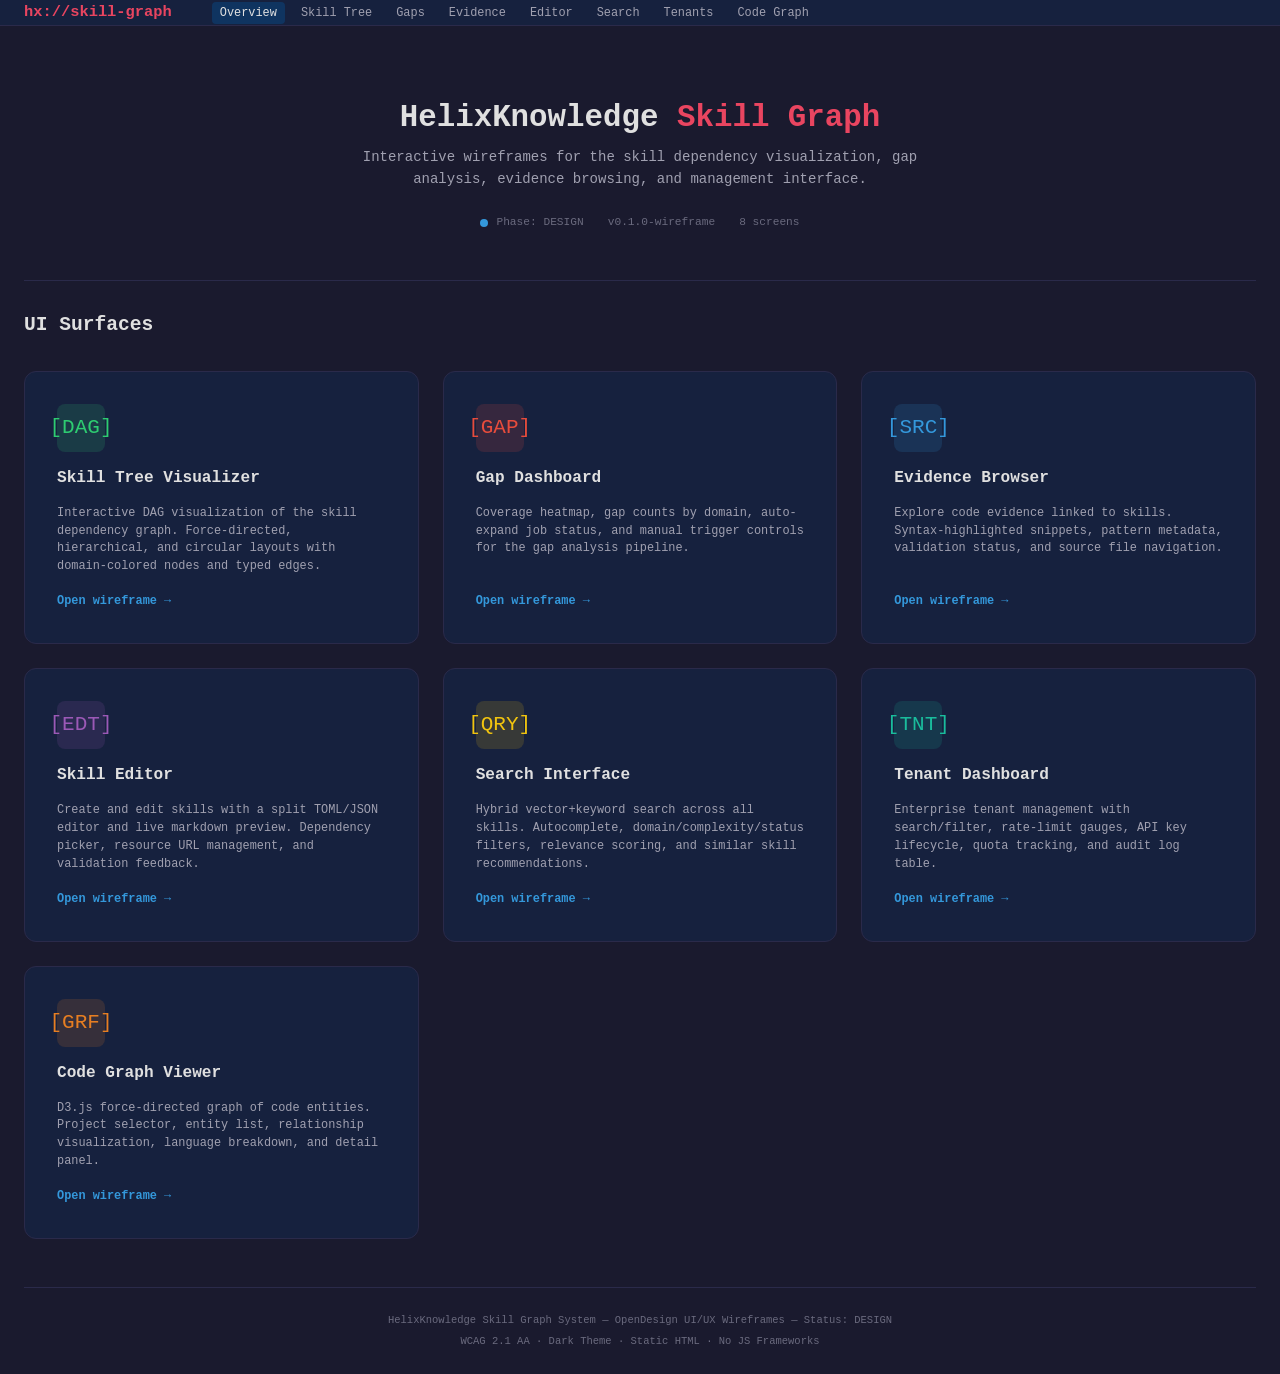
<file: docs/wireframes/index.html>
<!DOCTYPE html>
<html lang="en">
<head>
  <meta charset="UTF-8">
  <meta name="viewport" content="width=device-width, initial-scale=1.0">
  <title>HelixKnowledge — Skill Graph System Wireframes</title>
  <link rel="stylesheet" href="styles.css">
  <style>
    .wireframe-grid {
      display: grid;
      grid-template-columns: repeat(auto-fill, minmax(320px, 1fr));
      gap: var(--sp-lg);
      margin-top: var(--sp-xl);
    }
    .wireframe-card {
      background: var(--bg-secondary);
      border: 1px solid var(--border);
      border-radius: var(--radius-lg);
      padding: var(--sp-xl);
      transition: transform 0.2s, box-shadow 0.2s;
      display: flex;
      flex-direction: column;
      gap: var(--sp-md);
    }
    .wireframe-card:hover {
      transform: translateY(-2px);
      box-shadow: var(--shadow-elevated);
    }
    .wireframe-card__icon {
      width: 48px;
      height: 48px;
      border-radius: var(--radius-md);
      display: flex;
      align-items: center;
      justify-content: center;
      font-size: 1.5rem;
    }
    .wireframe-card__icon--tree    { background: rgba(46,204,113,0.15); color: var(--domain-android); }
    .wireframe-card__icon--gap     { background: rgba(231,76,60,0.15); color: var(--error); }
    .wireframe-card__icon--evidence{ background: rgba(52,152,219,0.15); color: var(--info); }
    .wireframe-card__icon--editor  { background: rgba(155,89,182,0.15); color: var(--domain-kotlin); }
    .wireframe-card__icon--search  { background: rgba(241,196,15,0.15); color: var(--domain-python); }
    .wireframe-card__icon--tenant  { background: rgba(26,188,156,0.15); color: var(--domain-infra); }
    .wireframe-card__icon--graph   { background: rgba(230,126,34,0.15); color: var(--domain-linux); }
    .wireframe-card__title {
      font-size: 1.15rem;
      font-weight: 700;
    }
    .wireframe-card__desc {
      font-size: 0.85rem;
      color: var(--text-secondary);
      line-height: 1.5;
    }
    .wireframe-card__link {
      margin-top: auto;
      font-size: 0.85rem;
      font-weight: 600;
    }
    .hero {
      text-align: center;
      padding: var(--sp-2xl) 0;
      border-bottom: 1px solid var(--border);
      margin-bottom: var(--sp-xl);
    }
    .hero h1 {
      font-size: 2.2rem;
      margin-bottom: var(--sp-sm);
    }
    .hero h1 span { color: var(--accent); }
    .hero p {
      color: var(--text-secondary);
      font-size: 1rem;
      max-width: 600px;
      margin: 0 auto;
    }
    .meta-info {
      display: flex;
      gap: var(--sp-lg);
      justify-content: center;
      margin-top: var(--sp-lg);
      font-size: 0.8rem;
      color: var(--text-muted);
    }
    .meta-info span {
      display: inline-flex;
      align-items: center;
      gap: var(--sp-xs);
    }
  </style>
</head>
<body>
  <a class="skip-link" href="#main">Skip to content</a>

  <header class="topbar" role="banner">
    <span class="topbar__brand" aria-label="HelixKnowledge">hx://skill-graph</span>
    <nav aria-label="Primary navigation">
      <ul class="topbar__nav">
        <li><a href="index.html" aria-current="page">Overview</a></li>
        <li><a href="skill-tree.html">Skill Tree</a></li>
        <li><a href="gap-dashboard.html">Gaps</a></li>
        <li><a href="evidence-browser.html">Evidence</a></li>
        <li><a href="skill-editor.html">Editor</a></li>
        <li><a href="search.html">Search</a></li>
        <li><a href="tenant-dashboard.html">Tenants</a></li>
        <li><a href="codegraph-viewer.html">Code Graph</a></li>
      </ul>
    </nav>
  </header>

  <main id="main" class="main-content" role="main">
    <section class="hero" aria-labelledby="hero-title">
      <h1 id="hero-title">HelixKnowledge <span>Skill Graph</span></h1>
      <p>Interactive wireframes for the skill dependency visualization, gap analysis, evidence browsing, and management interface.</p>
      <div class="meta-info" aria-label="Project metadata">
        <span><span class="status-dot status-dot--info"></span> Phase: DESIGN</span>
        <span>v0.1.0-wireframe</span>
        <span>8 screens</span>
      </div>
    </section>

    <section aria-labelledby="screens-title">
      <h2 id="screens-title">UI Surfaces</h2>
      <div class="wireframe-grid" role="list">

        <article class="wireframe-card" role="listitem">
          <div class="wireframe-card__icon wireframe-card__icon--tree" aria-hidden="true">[DAG]</div>
          <h3 class="wireframe-card__title">Skill Tree Visualizer</h3>
          <p class="wireframe-card__desc">Interactive DAG visualization of the skill dependency graph. Force-directed, hierarchical, and circular layouts with domain-colored nodes and typed edges.</p>
          <a href="skill-tree.html" class="wireframe-card__link" aria-label="Open Skill Tree Visualizer wireframe">Open wireframe &rarr;</a>
        </article>

        <article class="wireframe-card" role="listitem">
          <div class="wireframe-card__icon wireframe-card__icon--gap" aria-hidden="true">[GAP]</div>
          <h3 class="wireframe-card__title">Gap Dashboard</h3>
          <p class="wireframe-card__desc">Coverage heatmap, gap counts by domain, auto-expand job status, and manual trigger controls for the gap analysis pipeline.</p>
          <a href="gap-dashboard.html" class="wireframe-card__link" aria-label="Open Gap Dashboard wireframe">Open wireframe &rarr;</a>
        </article>

        <article class="wireframe-card" role="listitem">
          <div class="wireframe-card__icon wireframe-card__icon--evidence" aria-hidden="true">[SRC]</div>
          <h3 class="wireframe-card__title">Evidence Browser</h3>
          <p class="wireframe-card__desc">Explore code evidence linked to skills. Syntax-highlighted snippets, pattern metadata, validation status, and source file navigation.</p>
          <a href="evidence-browser.html" class="wireframe-card__link" aria-label="Open Evidence Browser wireframe">Open wireframe &rarr;</a>
        </article>

        <article class="wireframe-card" role="listitem">
          <div class="wireframe-card__icon wireframe-card__icon--editor" aria-hidden="true">[EDT]</div>
          <h3 class="wireframe-card__title">Skill Editor</h3>
          <p class="wireframe-card__desc">Create and edit skills with a split TOML/JSON editor and live markdown preview. Dependency picker, resource URL management, and validation feedback.</p>
          <a href="skill-editor.html" class="wireframe-card__link" aria-label="Open Skill Editor wireframe">Open wireframe &rarr;</a>
        </article>

        <article class="wireframe-card" role="listitem">
          <div class="wireframe-card__icon wireframe-card__icon--search" aria-hidden="true">[QRY]</div>
          <h3 class="wireframe-card__title">Search Interface</h3>
          <p class="wireframe-card__desc">Hybrid vector+keyword search across all skills. Autocomplete, domain/complexity/status filters, relevance scoring, and similar skill recommendations.</p>
          <a href="search.html" class="wireframe-card__link" aria-label="Open Search Interface wireframe">Open wireframe &rarr;</a>
        </article>

        <article class="wireframe-card" role="listitem">
          <div class="wireframe-card__icon wireframe-card__icon--tenant" aria-hidden="true">[TNT]</div>
          <h3 class="wireframe-card__title">Tenant Dashboard</h3>
          <p class="wireframe-card__desc">Enterprise tenant management with search/filter, rate-limit gauges, API key lifecycle, quota tracking, and audit log table.</p>
          <a href="tenant-dashboard.html" class="wireframe-card__link" aria-label="Open Tenant Dashboard wireframe">Open wireframe &rarr;</a>
        </article>

        <article class="wireframe-card" role="listitem">
          <div class="wireframe-card__icon wireframe-card__icon--graph" aria-hidden="true">[GRF]</div>
          <h3 class="wireframe-card__title">Code Graph Viewer</h3>
          <p class="wireframe-card__desc">D3.js force-directed graph of code entities. Project selector, entity list, relationship visualization, language breakdown, and detail panel.</p>
          <a href="codegraph-viewer.html" class="wireframe-card__link" aria-label="Open Code Graph Viewer wireframe">Open wireframe &rarr;</a>
        </article>

      </div>
    </section>

    <footer style="margin-top:var(--sp-2xl);padding-top:var(--sp-lg);border-top:1px solid var(--border);text-align:center;color:var(--text-muted);font-size:0.75rem;">
      <p>HelixKnowledge Skill Graph System &mdash; OpenDesign UI/UX Wireframes &mdash; Status: DESIGN</p>
      <p style="margin-top:var(--sp-xs);">WCAG 2.1 AA &middot; Dark Theme &middot; Static HTML &middot; No JS Frameworks</p>
    </footer>
  </main>
</body>
</html>
</file>
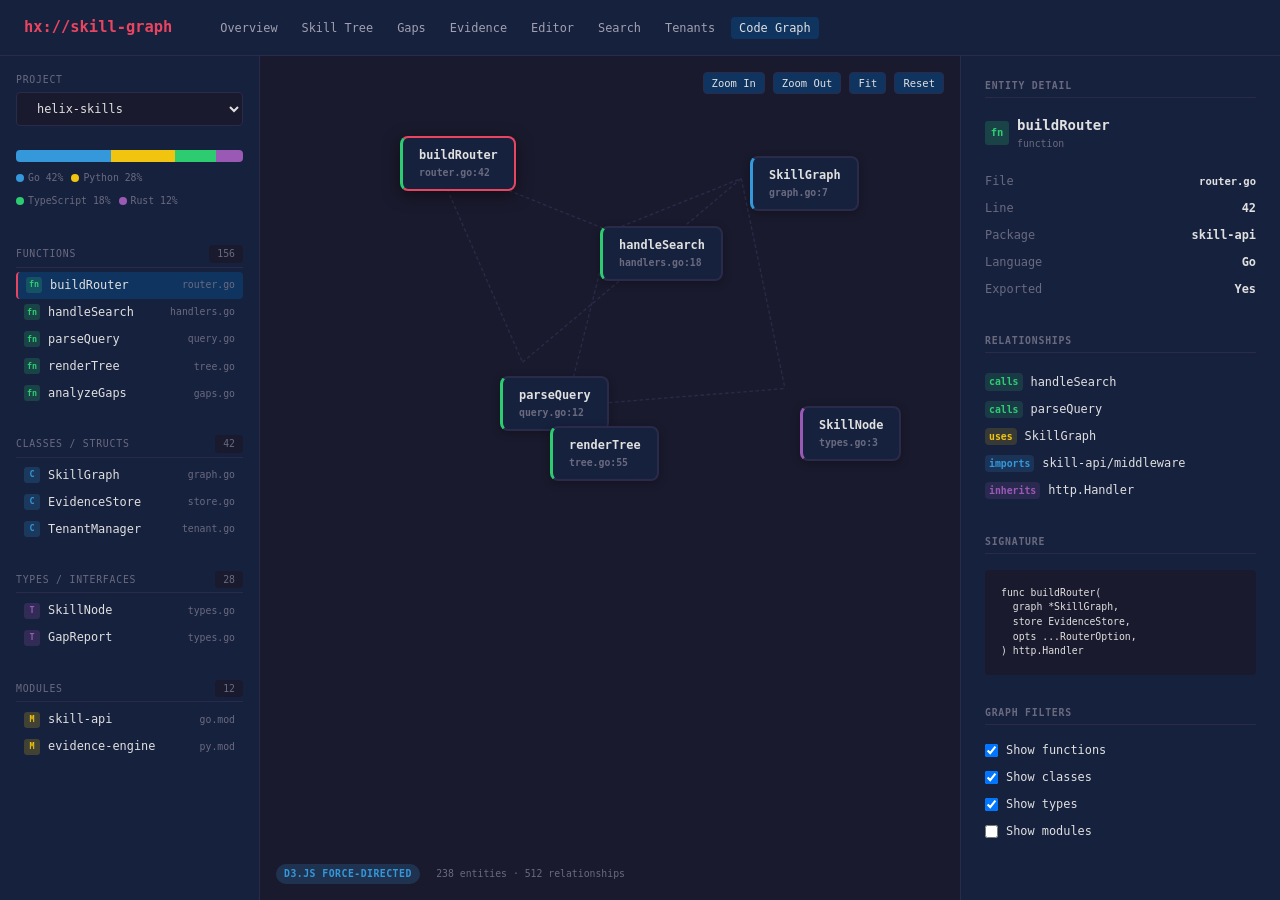
<file: docs/wireframes/codegraph-viewer.html>
<!DOCTYPE html>
<html lang="en">
<head>
  <meta charset="UTF-8">
  <meta name="viewport" content="width=device-width, initial-scale=1.0">
  <title>Code Graph Viewer — HelixKnowledge</title>
  <!-- OpenDesign od-design-tokens/v1 binding -->
  <link rel="stylesheet" href="styles.css">
  <style>
    .graph-layout {
      display: grid;
      grid-template-rows: var(--topbar-height) 1fr;
      grid-template-columns: 260px 1fr 320px;
      min-height: 100vh;
    }
    .graph-layout .topbar { grid-column: 1 / -1; }

    .graph-sidebar {
      background: var(--od-surface);
      border-right: 1px solid var(--od-border);
      overflow-y: auto;
      padding: var(--sp-md);
    }
    .graph-canvas {
      position: relative;
      overflow: hidden;
      background: var(--od-bg);
    }
    .graph-detail {
      background: var(--od-surface);
      border-left: 1px solid var(--od-border);
      overflow-y: auto;
      padding: var(--sp-lg);
    }

    /* Project selector */
    .project-selector {
      margin-bottom: var(--sp-lg);
    }
    .project-selector__label {
      display: block;
      font-size: var(--od-font-size-xs);
      text-transform: uppercase;
      letter-spacing: 0.08em;
      color: var(--od-muted);
      margin-bottom: var(--sp-xs);
    }

    /* Entity list */
    .entity-group {
      margin-bottom: var(--sp-lg);
    }
    .entity-group__header {
      display: flex;
      align-items: center;
      justify-content: space-between;
      padding: var(--sp-xs) 0;
      margin-bottom: var(--sp-xs);
      border-bottom: 1px solid var(--od-border);
    }
    .entity-group__title {
      font-size: var(--od-font-size-xs);
      text-transform: uppercase;
      letter-spacing: 0.08em;
      color: var(--od-muted);
    }
    .entity-group__count {
      font-size: var(--od-font-size-xs);
      color: var(--od-muted);
      background: var(--od-bg);
      padding: 1px var(--sp-sm);
      border-radius: var(--od-radius-sm);
    }
    .entity-item {
      display: flex;
      align-items: center;
      gap: var(--sp-sm);
      padding: var(--sp-xs) var(--sp-sm);
      border-radius: var(--od-radius-sm);
      cursor: pointer;
      font-size: var(--od-font-size-sm);
      transition: background 0.15s;
    }
    .entity-item:hover { background: var(--bg-tertiary); }
    .entity-item--active {
      background: var(--bg-tertiary);
      border-left: 2px solid var(--od-accent);
    }
    .entity-item__icon {
      width: 16px;
      height: 16px;
      border-radius: 3px;
      display: flex;
      align-items: center;
      justify-content: center;
      font-size: 0.6rem;
      font-weight: 700;
      flex-shrink: 0;
    }
    .entity-item__icon--fn   { background: rgba(46,204,113,0.2); color: var(--od-success); }
    .entity-item__icon--cls  { background: rgba(52,152,219,0.2); color: #3498db; }
    .entity-item__icon--type { background: rgba(155,89,182,0.2); color: #9b59b6; }
    .entity-item__icon--mod  { background: rgba(241,196,15,0.2); color: #f1c40f; }
    .entity-item__name { flex: 1; }
    .entity-item__file {
      font-size: var(--od-font-size-xs);
      color: var(--od-muted);
      white-space: nowrap;
      overflow: hidden;
      text-overflow: ellipsis;
      max-width: 100px;
    }

    /* Graph canvas placeholder */
    .canvas-placeholder {
      position: absolute;
      inset: 0;
      display: flex;
      flex-direction: column;
      align-items: center;
      justify-content: center;
      color: var(--od-muted);
      pointer-events: none;
    }
    .canvas-placeholder__icon {
      font-size: 3rem;
      margin-bottom: var(--sp-md);
      opacity: 0.3;
    }
    .canvas-placeholder__text {
      font-size: var(--od-font-size-sm);
      opacity: 0.5;
    }

    /* Simulated graph nodes */
    .graph-node {
      position: absolute;
      background: var(--od-surface);
      border: 2px solid var(--od-border);
      border-radius: var(--od-radius-md);
      padding: var(--sp-sm) var(--sp-md);
      font-size: var(--od-font-size-sm);
      font-weight: 600;
      color: var(--od-fg);
      box-shadow: var(--od-shadow-card);
      cursor: pointer;
      transition: border-color 0.2s, box-shadow 0.2s;
      z-index: 2;
    }
    .graph-node:hover,
    .graph-node--selected {
      border-color: var(--od-accent);
      box-shadow: var(--od-shadow-elevated);
    }
    .graph-node--fn   { border-left: 3px solid var(--od-success); }
    .graph-node--cls  { border-left: 3px solid #3498db; }
    .graph-node--type { border-left: 3px solid #9b59b6; }
    .graph-node__label {
      font-size: var(--od-font-size-xs);
      color: var(--od-muted);
    }

    /* Simulated edges (SVG lines) */
    .graph-edges {
      position: absolute;
      inset: 0;
      z-index: 1;
      pointer-events: none;
    }
    .graph-edges line {
      stroke: var(--od-border);
      stroke-width: 1.5;
      stroke-dasharray: 4 3;
    }

    /* Language breakdown */
    .lang-breakdown {
      margin-bottom: var(--sp-xl);
    }
    .lang-bar {
      display: flex;
      height: 12px;
      border-radius: var(--od-radius-sm);
      overflow: hidden;
      margin-bottom: var(--sp-sm);
    }
    .lang-bar__seg {
      transition: width 0.4s ease;
    }
    .lang-legend {
      display: flex;
      flex-wrap: wrap;
      gap: var(--sp-sm);
    }
    .lang-legend__item {
      display: flex;
      align-items: center;
      gap: var(--sp-xs);
      font-size: var(--od-font-size-xs);
      color: var(--od-muted);
    }
    .lang-legend__dot {
      width: 8px;
      height: 8px;
      border-radius: 50%;
    }

    /* Detail panel */
    .detail-section {
      margin-bottom: var(--sp-xl);
    }
    .detail-section__title {
      font-size: var(--od-font-size-xs);
      text-transform: uppercase;
      letter-spacing: 0.08em;
      color: var(--od-muted);
      margin-bottom: var(--sp-md);
      padding-bottom: var(--sp-xs);
      border-bottom: 1px solid var(--od-border);
    }
    .detail-row {
      display: flex;
      justify-content: space-between;
      padding: var(--sp-xs) 0;
      font-size: var(--od-font-size-sm);
    }
    .detail-row__key { color: var(--od-muted); }
    .detail-row__val { color: var(--od-fg); font-weight: 600; }

    /* Relationship list */
    .rel-item {
      display: flex;
      align-items: center;
      gap: var(--sp-sm);
      padding: var(--sp-xs) 0;
      font-size: var(--od-font-size-sm);
    }
    .rel-item__type {
      font-size: var(--od-font-size-xs);
      padding: 1px var(--sp-xs);
      border-radius: var(--od-radius-sm);
      font-weight: 600;
      flex-shrink: 0;
    }
    .rel-item__type--calls    { background: rgba(46,204,113,0.15); color: var(--od-success); }
    .rel-item__type--imports  { background: rgba(52,152,219,0.15); color: #3498db; }
    .rel-item__type--inherits { background: rgba(155,89,182,0.15); color: #9b59b6; }
    .rel-item__type--uses     { background: rgba(241,196,15,0.15); color: #f1c40f; }

    @media (max-width: 1200px) {
      .graph-layout { grid-template-columns: 220px 1fr 280px; }
    }
    @media (max-width: 1024px) {
      .graph-layout { grid-template-columns: 1fr; }
      .graph-sidebar, .graph-detail { display: none; }
    }
  </style>
</head>
<body>
  <a class="skip-link" href="#graph-canvas">Skip to graph</a>

  <div class="graph-layout">
    <!-- Topbar -->
    <header class="topbar" role="banner">
      <span class="topbar__brand" aria-label="HelixKnowledge">hx://skill-graph</span>
      <nav aria-label="Primary navigation">
        <ul class="topbar__nav">
          <li><a href="index.html">Overview</a></li>
          <li><a href="skill-tree.html">Skill Tree</a></li>
          <li><a href="gap-dashboard.html">Gaps</a></li>
          <li><a href="evidence-browser.html">Evidence</a></li>
          <li><a href="skill-editor.html">Editor</a></li>
          <li><a href="search.html">Search</a></li>
          <li><a href="tenant-dashboard.html">Tenants</a></li>
          <li><a href="codegraph-viewer.html" aria-current="page">Code Graph</a></li>
        </ul>
      </nav>
    </header>

    <!-- Left sidebar: entity list -->
    <aside class="graph-sidebar" role="navigation" aria-label="Entity browser">
      <div class="project-selector">
        <label class="project-selector__label" for="project-select">Project</label>
        <select id="project-select" class="select">
          <option>helix-skills</option>
          <option>skill-api</option>
          <option>gap-analyzer</option>
          <option>evidence-engine</option>
        </select>
      </div>

      <!-- Language breakdown -->
      <div class="lang-breakdown">
        <div class="lang-bar">
          <div class="lang-bar__seg" style="width:42%;background:#3498db"></div>
          <div class="lang-bar__seg" style="width:28%;background:#f1c40f"></div>
          <div class="lang-bar__seg" style="width:18%;background:#2ecc71"></div>
          <div class="lang-bar__seg" style="width:12%;background:#9b59b6"></div>
        </div>
        <div class="lang-legend">
          <span class="lang-legend__item"><span class="lang-legend__dot" style="background:#3498db"></span>Go 42%</span>
          <span class="lang-legend__item"><span class="lang-legend__dot" style="background:#f1c40f"></span>Python 28%</span>
          <span class="lang-legend__item"><span class="lang-legend__dot" style="background:#2ecc71"></span>TypeScript 18%</span>
          <span class="lang-legend__item"><span class="lang-legend__dot" style="background:#9b59b6"></span>Rust 12%</span>
        </div>
      </div>

      <!-- Entity groups -->
      <div class="entity-group">
        <div class="entity-group__header">
          <span class="entity-group__title">Functions</span>
          <span class="entity-group__count">156</span>
        </div>
        <div class="entity-item entity-item--active">
          <span class="entity-item__icon entity-item__icon--fn">fn</span>
          <span class="entity-item__name">buildRouter</span>
          <span class="entity-item__file">router.go</span>
        </div>
        <div class="entity-item">
          <span class="entity-item__icon entity-item__icon--fn">fn</span>
          <span class="entity-item__name">handleSearch</span>
          <span class="entity-item__file">handlers.go</span>
        </div>
        <div class="entity-item">
          <span class="entity-item__icon entity-item__icon--fn">fn</span>
          <span class="entity-item__name">parseQuery</span>
          <span class="entity-item__file">query.go</span>
        </div>
        <div class="entity-item">
          <span class="entity-item__icon entity-item__icon--fn">fn</span>
          <span class="entity-item__name">renderTree</span>
          <span class="entity-item__file">tree.go</span>
        </div>
        <div class="entity-item">
          <span class="entity-item__icon entity-item__icon--fn">fn</span>
          <span class="entity-item__name">analyzeGaps</span>
          <span class="entity-item__file">gaps.go</span>
        </div>
      </div>

      <div class="entity-group">
        <div class="entity-group__header">
          <span class="entity-group__title">Classes / Structs</span>
          <span class="entity-group__count">42</span>
        </div>
        <div class="entity-item">
          <span class="entity-item__icon entity-item__icon--cls">C</span>
          <span class="entity-item__name">SkillGraph</span>
          <span class="entity-item__file">graph.go</span>
        </div>
        <div class="entity-item">
          <span class="entity-item__icon entity-item__icon--cls">C</span>
          <span class="entity-item__name">EvidenceStore</span>
          <span class="entity-item__file">store.go</span>
        </div>
        <div class="entity-item">
          <span class="entity-item__icon entity-item__icon--cls">C</span>
          <span class="entity-item__name">TenantManager</span>
          <span class="entity-item__file">tenant.go</span>
        </div>
      </div>

      <div class="entity-group">
        <div class="entity-group__header">
          <span class="entity-group__title">Types / Interfaces</span>
          <span class="entity-group__count">28</span>
        </div>
        <div class="entity-item">
          <span class="entity-item__icon entity-item__icon--type">T</span>
          <span class="entity-item__name">SkillNode</span>
          <span class="entity-item__file">types.go</span>
        </div>
        <div class="entity-item">
          <span class="entity-item__icon entity-item__icon--type">T</span>
          <span class="entity-item__name">GapReport</span>
          <span class="entity-item__file">types.go</span>
        </div>
      </div>

      <div class="entity-group">
        <div class="entity-group__header">
          <span class="entity-group__title">Modules</span>
          <span class="entity-group__count">12</span>
        </div>
        <div class="entity-item">
          <span class="entity-item__icon entity-item__icon--mod">M</span>
          <span class="entity-item__name">skill-api</span>
          <span class="entity-item__file">go.mod</span>
        </div>
        <div class="entity-item">
          <span class="entity-item__icon entity-item__icon--mod">M</span>
          <span class="entity-item__name">evidence-engine</span>
          <span class="entity-item__file">py.mod</span>
        </div>
      </div>
    </aside>

    <!-- Graph canvas -->
    <div class="graph-canvas" id="graph-canvas" role="img" aria-label="Code relationship graph">
      <!-- SVG edges -->
      <svg class="graph-edges" viewBox="0 0 800 600" preserveAspectRatio="xMidYMid meet">
        <line x1="200" y1="120" x2="400" y2="200" />
        <line x1="400" y1="200" x2="550" y2="140" />
        <line x1="200" y1="120" x2="300" y2="350" />
        <line x1="400" y1="200" x2="350" y2="400" />
        <line x1="300" y1="350" x2="550" y2="140" />
        <line x1="550" y1="140" x2="600" y2="380" />
        <line x1="350" y1="400" x2="600" y2="380" />
      </svg>

      <!-- Graph nodes -->
      <div class="graph-node graph-node--fn graph-node--selected" style="left:140px;top:80px">
        buildRouter
        <div class="graph-node__label">router.go:42</div>
      </div>
      <div class="graph-node graph-node--fn" style="left:340px;top:170px">
        handleSearch
        <div class="graph-node__label">handlers.go:18</div>
      </div>
      <div class="graph-node graph-node--cls" style="left:490px;top:100px">
        SkillGraph
        <div class="graph-node__label">graph.go:7</div>
      </div>
      <div class="graph-node graph-node--fn" style="left:240px;top:320px">
        parseQuery
        <div class="graph-node__label">query.go:12</div>
      </div>
      <div class="graph-node graph-node--fn" style="left:290px;top:370px">
        renderTree
        <div class="graph-node__label">tree.go:55</div>
      </div>
      <div class="graph-node graph-node--type" style="left:540px;top:350px">
        SkillNode
        <div class="graph-node__label">types.go:3</div>
      </div>

      <!-- Canvas toolbar overlay -->
      <div style="position:absolute;top:var(--sp-md);right:var(--sp-md);display:flex;gap:var(--sp-sm);z-index:10">
        <button class="btn btn--sm">Zoom In</button>
        <button class="btn btn--sm">Zoom Out</button>
        <button class="btn btn--sm">Fit</button>
        <button class="btn btn--sm">Reset</button>
      </div>
      <div style="position:absolute;bottom:var(--sp-md);left:var(--sp-md);z-index:10">
        <span class="badge badge--info">D3.js Force-Directed</span>
        <span style="font-size:var(--od-font-size-xs);color:var(--od-muted);margin-left:var(--sp-sm)">238 entities &middot; 512 relationships</span>
      </div>
    </div>

    <!-- Right sidebar: entity detail -->
    <aside class="graph-detail" role="complementary" aria-label="Entity detail panel">
      <div class="detail-section">
        <h3 class="detail-section__title">Entity Detail</h3>
        <div style="display:flex;align-items:center;gap:var(--sp-sm);margin-bottom:var(--sp-md)">
          <span class="entity-item__icon entity-item__icon--fn" style="width:24px;height:24px;font-size:0.75rem">fn</span>
          <div>
            <div style="font-weight:700;font-size:var(--od-font-size-md)">buildRouter</div>
            <div style="font-size:var(--od-font-size-xs);color:var(--od-muted)">function</div>
          </div>
        </div>
        <div class="detail-row">
          <span class="detail-row__key">File</span>
          <span class="detail-row__val"><code style="font-size:0.75rem">router.go</code></span>
        </div>
        <div class="detail-row">
          <span class="detail-row__key">Line</span>
          <span class="detail-row__val">42</span>
        </div>
        <div class="detail-row">
          <span class="detail-row__key">Package</span>
          <span class="detail-row__val">skill-api</span>
        </div>
        <div class="detail-row">
          <span class="detail-row__key">Language</span>
          <span class="detail-row__val">Go</span>
        </div>
        <div class="detail-row">
          <span class="detail-row__key">Exported</span>
          <span class="detail-row__val">Yes</span>
        </div>
      </div>

      <div class="detail-section">
        <h3 class="detail-section__title">Relationships</h3>
        <div class="rel-item">
          <span class="rel-item__type rel-item__type--calls">calls</span>
          <span>handleSearch</span>
        </div>
        <div class="rel-item">
          <span class="rel-item__type rel-item__type--calls">calls</span>
          <span>parseQuery</span>
        </div>
        <div class="rel-item">
          <span class="rel-item__type rel-item__type--uses">uses</span>
          <span>SkillGraph</span>
        </div>
        <div class="rel-item">
          <span class="rel-item__type rel-item__type--imports">imports</span>
          <span>skill-api/middleware</span>
        </div>
        <div class="rel-item">
          <span class="rel-item__type rel-item__type--inherits">inherits</span>
          <span>http.Handler</span>
        </div>
      </div>

      <div class="detail-section">
        <h3 class="detail-section__title">Signature</h3>
        <pre style="background:var(--od-bg);padding:var(--sp-md);border-radius:var(--od-radius-sm);font-size:var(--od-font-size-xs);line-height:1.5;overflow-x:auto;color:var(--od-fg)"><code>func buildRouter(
  graph *SkillGraph,
  store EvidenceStore,
  opts ...RouterOption,
) http.Handler</code></pre>
      </div>

      <div class="detail-section">
        <h3 class="detail-section__title">Graph Filters</h3>
        <div style="display:flex;flex-direction:column;gap:var(--sp-sm)">
          <label style="display:flex;align-items:center;gap:var(--sp-sm);font-size:var(--od-font-size-sm);cursor:pointer">
            <input type="checkbox" checked> Show functions
          </label>
          <label style="display:flex;align-items:center;gap:var(--sp-sm);font-size:var(--od-font-size-sm);cursor:pointer">
            <input type="checkbox" checked> Show classes
          </label>
          <label style="display:flex;align-items:center;gap:var(--sp-sm);font-size:var(--od-font-size-sm);cursor:pointer">
            <input type="checkbox" checked> Show types
          </label>
          <label style="display:flex;align-items:center;gap:var(--sp-sm);font-size:var(--od-font-size-sm);cursor:pointer">
            <input type="checkbox"> Show modules
          </label>
        </div>
      </div>
    </aside>
  </div>
</body>
</html>
</file>
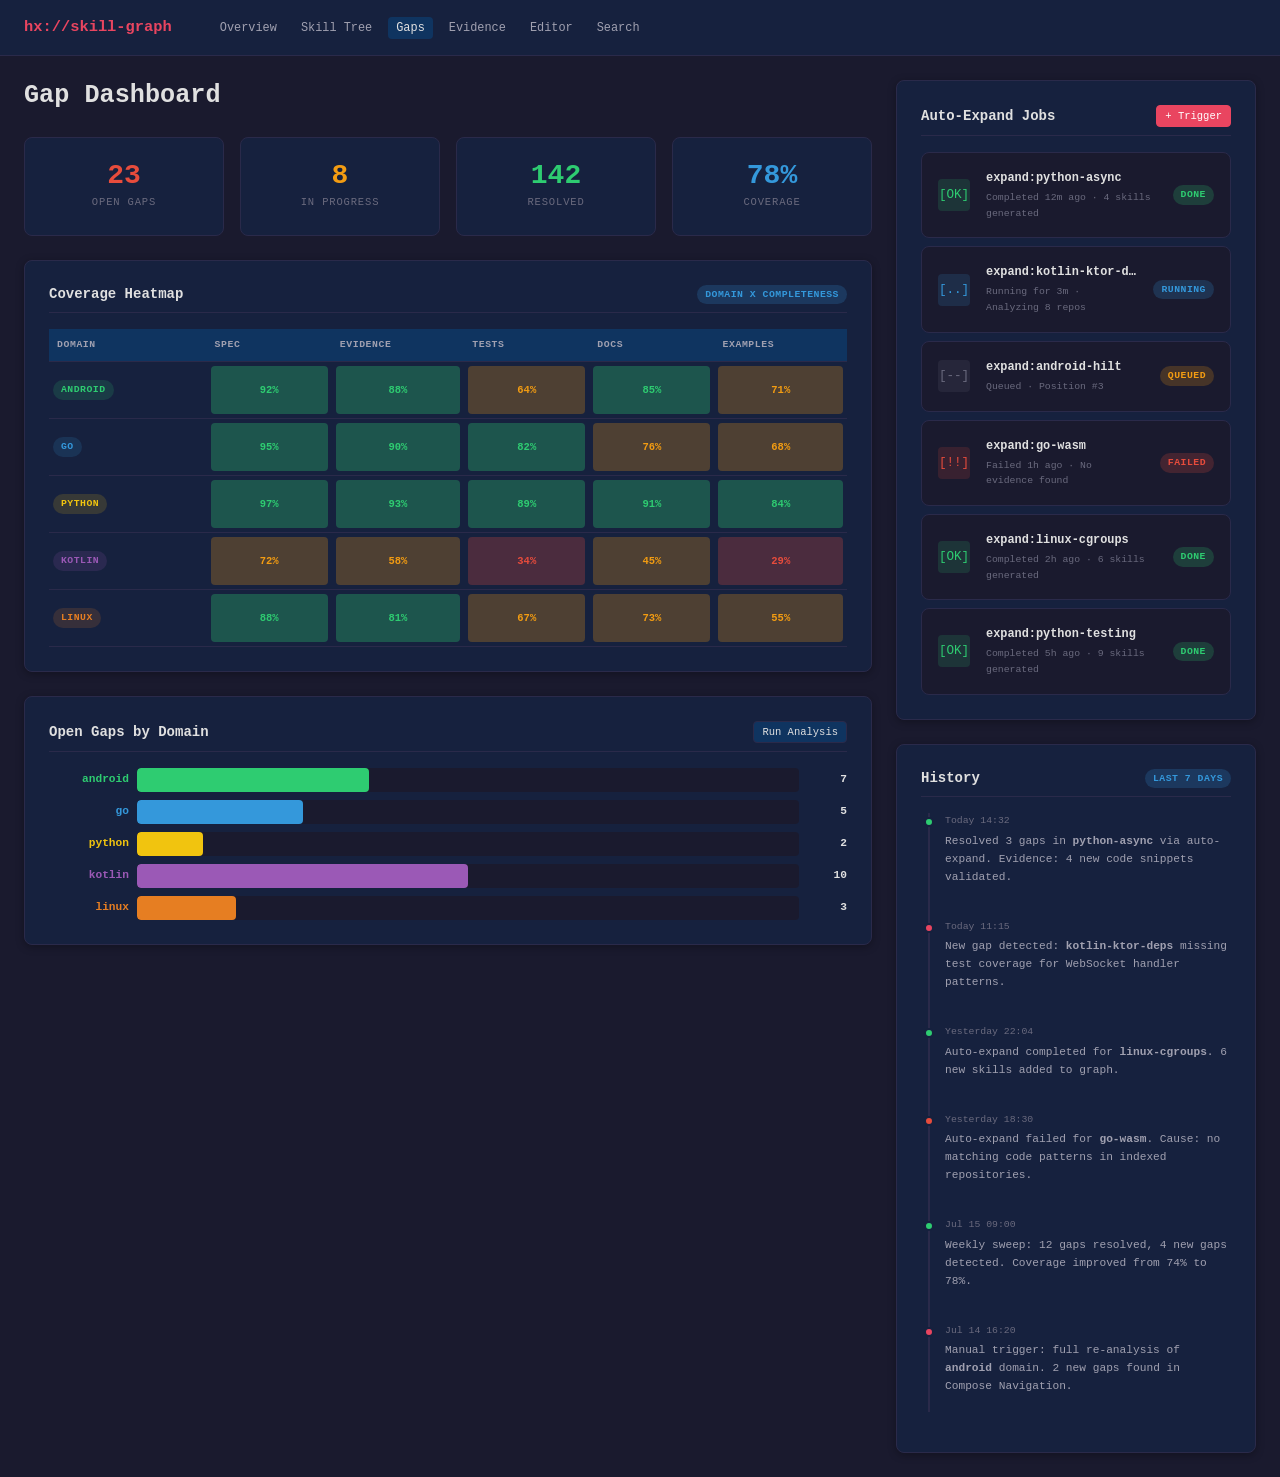
<file: docs/wireframes/gap-dashboard.html>
<!DOCTYPE html>
<html lang="en">
<head>
  <meta charset="UTF-8">
  <meta name="viewport" content="width=device-width, initial-scale=1.0">
  <title>Gap Dashboard — HelixKnowledge</title>
  <link rel="stylesheet" href="styles.css">
  <style>
    .gap-layout {
      display: grid;
      grid-template-rows: var(--topbar-height) 1fr;
      min-height: 100vh;
    }
    .gap-layout .topbar { grid-column: 1 / -1; }

    .gap-content {
      display: grid;
      grid-template-columns: 1fr 360px;
      gap: var(--sp-lg);
      padding: var(--sp-lg);
      overflow: auto;
    }

    .gap-main { display: flex; flex-direction: column; gap: var(--sp-lg); }
    .gap-side { display: flex; flex-direction: column; gap: var(--sp-lg); }

    /* Stats row */
    .stats-row {
      display: grid;
      grid-template-columns: repeat(4, 1fr);
      gap: var(--sp-md);
    }
    .stat-card {
      background: var(--bg-secondary);
      border: 1px solid var(--border);
      border-radius: var(--radius-md);
      padding: var(--sp-lg);
      text-align: center;
    }
    .stat-card__value {
      font-size: 2rem;
      font-weight: 700;
      line-height: 1;
      margin-bottom: var(--sp-xs);
    }
    .stat-card__label {
      font-size: 0.75rem;
      color: var(--text-muted);
      text-transform: uppercase;
      letter-spacing: 0.08em;
    }
    .stat-card__value--error { color: var(--error); }
    .stat-card__value--warning { color: var(--warning); }
    .stat-card__value--success { color: var(--success); }
    .stat-card__value--info { color: var(--info); }

    /* Coverage heatmap */
    .heatmap-wrap { overflow-x: auto; }
    .heatmap-table {
      width: 100%;
      border-collapse: collapse;
      font-size: 0.8rem;
    }
    .heatmap-table th {
      padding: var(--sp-sm);
      font-size: 0.7rem;
      text-transform: uppercase;
      letter-spacing: 0.06em;
    }
    .heatmap-table td {
      padding: var(--sp-xs);
      text-align: center;
    }
    .heatmap-table td:first-child {
      text-align: left;
      font-weight: 600;
      white-space: nowrap;
      padding-right: var(--sp-md);
    }
    .heatmap-cell {
      min-width: 56px;
      padding: var(--sp-sm);
      border-radius: var(--radius-sm);
      font-weight: 600;
      font-size: 0.75rem;
    }

    /* Bar chart (CSS only) */
    .bar-chart {
      display: flex;
      flex-direction: column;
      gap: var(--sp-sm);
    }
    .bar-row {
      display: grid;
      grid-template-columns: 80px 1fr 40px;
      align-items: center;
      gap: var(--sp-sm);
    }
    .bar-row__label {
      font-size: 0.8rem;
      font-weight: 600;
      text-align: right;
    }
    .bar-row__track {
      height: 24px;
      background: var(--bg-primary);
      border-radius: var(--radius-sm);
      overflow: hidden;
    }
    .bar-row__fill {
      height: 100%;
      border-radius: var(--radius-sm);
      transition: width 0.6s ease;
    }
    .bar-row__count {
      font-size: 0.8rem;
      font-weight: 700;
      text-align: right;
    }

    /* Job list */
    .job-list {
      list-style: none;
      display: flex;
      flex-direction: column;
      gap: var(--sp-sm);
    }
    .job-item {
      display: flex;
      align-items: center;
      gap: var(--sp-md);
      padding: var(--sp-md);
      background: var(--bg-primary);
      border: 1px solid var(--border);
      border-radius: var(--radius-md);
    }
    .job-item__icon {
      width: 32px;
      height: 32px;
      border-radius: var(--radius-sm);
      display: flex;
      align-items: center;
      justify-content: center;
      font-size: 0.9rem;
      flex-shrink: 0;
    }
    .job-item__icon--done    { background: rgba(46,204,113,0.15); color: var(--success); }
    .job-item__icon--running { background: rgba(52,152,219,0.15); color: var(--info); }
    .job-item__icon--queued  { background: rgba(106,106,126,0.15); color: var(--text-muted); }
    .job-item__icon--failed  { background: rgba(231,76,60,0.15); color: var(--error); }
    .job-item__body { flex: 1; min-width: 0; }
    .job-item__title {
      font-size: 0.85rem;
      font-weight: 600;
      white-space: nowrap;
      overflow: hidden;
      text-overflow: ellipsis;
    }
    .job-item__meta {
      font-size: 0.7rem;
      color: var(--text-muted);
      margin-top: 2px;
    }
    .job-item__status {
      flex-shrink: 0;
    }

    /* Timeline */
    .timeline {
      position: relative;
      padding-left: var(--sp-lg);
    }
    .timeline::before {
      content: '';
      position: absolute;
      left: 7px;
      top: 0;
      bottom: 0;
      width: 2px;
      background: var(--border);
    }
    .timeline__item {
      position: relative;
      margin-bottom: var(--sp-md);
      padding-bottom: var(--sp-md);
    }
    .timeline__item::before {
      content: '';
      position: absolute;
      left: calc(-1 * var(--sp-lg) + 3px);
      top: 4px;
      width: 10px;
      height: 10px;
      border-radius: 50%;
      background: var(--accent);
      border: 2px solid var(--bg-secondary);
    }
    .timeline__item--success::before { background: var(--success); }
    .timeline__item--error::before { background: var(--error); }
    .timeline__time {
      font-size: 0.7rem;
      color: var(--text-muted);
      margin-bottom: var(--sp-xs);
    }
    .timeline__text {
      font-size: 0.8rem;
      color: var(--text-secondary);
    }

    @media (max-width: 1024px) {
      .gap-content { grid-template-columns: 1fr; }
      .gap-side { order: -1; }
      .stats-row { grid-template-columns: repeat(2, 1fr); }
    }
    @media (max-width: 768px) {
      .gap-content { padding: var(--sp-md); }
      .stats-row { grid-template-columns: 1fr; }
    }
  </style>
</head>
<body>
  <a class="skip-link" href="#gap-main">Skip to content</a>

  <div class="gap-layout">
    <header class="topbar" role="banner">
      <span class="topbar__brand" aria-label="HelixKnowledge">hx://skill-graph</span>
      <nav aria-label="Primary navigation">
        <ul class="topbar__nav">
          <li><a href="index.html">Overview</a></li>
          <li><a href="skill-tree.html">Skill Tree</a></li>
          <li><a href="gap-dashboard.html" aria-current="page">Gaps</a></li>
          <li><a href="evidence-browser.html">Evidence</a></li>
          <li><a href="skill-editor.html">Editor</a></li>
          <li><a href="search.html">Search</a></li>
        </ul>
      </nav>
    </header>

    <div class="gap-content" id="gap-main">
      <!-- Main column -->
      <div class="gap-main">
        <h1>Gap Dashboard</h1>

        <!-- Stats -->
        <div class="stats-row" role="group" aria-label="Summary statistics">
          <div class="stat-card">
            <div class="stat-card__value stat-card__value--error">23</div>
            <div class="stat-card__label">Open Gaps</div>
          </div>
          <div class="stat-card">
            <div class="stat-card__value stat-card__value--warning">8</div>
            <div class="stat-card__label">In Progress</div>
          </div>
          <div class="stat-card">
            <div class="stat-card__value stat-card__value--success">142</div>
            <div class="stat-card__label">Resolved</div>
          </div>
          <div class="stat-card">
            <div class="stat-card__value stat-card__value--info">78%</div>
            <div class="stat-card__label">Coverage</div>
          </div>
        </div>

        <!-- Coverage heatmap -->
        <div class="card">
          <div class="card__header">
            <h2 class="card__title">Coverage Heatmap</h2>
            <span class="badge badge--info">Domain x Completeness</span>
          </div>
          <div class="heatmap-wrap" role="table" aria-label="Skill coverage heatmap by domain and completeness level">
            <table class="heatmap-table">
              <thead>
                <tr>
                  <th scope="col">Domain</th>
                  <th scope="col">Spec</th>
                  <th scope="col">Evidence</th>
                  <th scope="col">Tests</th>
                  <th scope="col">Docs</th>
                  <th scope="col">Examples</th>
                </tr>
              </thead>
              <tbody>
                <tr>
                  <td><span class="badge badge--android">android</span></td>
                  <td><span class="heatmap-cell heatmap-cell--high">92%</span></td>
                  <td><span class="heatmap-cell heatmap-cell--high">88%</span></td>
                  <td><span class="heatmap-cell heatmap-cell--medium">64%</span></td>
                  <td><span class="heatmap-cell heatmap-cell--high">85%</span></td>
                  <td><span class="heatmap-cell heatmap-cell--medium">71%</span></td>
                </tr>
                <tr>
                  <td><span class="badge badge--go">go</span></td>
                  <td><span class="heatmap-cell heatmap-cell--high">95%</span></td>
                  <td><span class="heatmap-cell heatmap-cell--high">90%</span></td>
                  <td><span class="heatmap-cell heatmap-cell--high">82%</span></td>
                  <td><span class="heatmap-cell heatmap-cell--medium">76%</span></td>
                  <td><span class="heatmap-cell heatmap-cell--medium">68%</span></td>
                </tr>
                <tr>
                  <td><span class="badge badge--python">python</span></td>
                  <td><span class="heatmap-cell heatmap-cell--high">97%</span></td>
                  <td><span class="heatmap-cell heatmap-cell--high">93%</span></td>
                  <td><span class="heatmap-cell heatmap-cell--high">89%</span></td>
                  <td><span class="heatmap-cell heatmap-cell--high">91%</span></td>
                  <td><span class="heatmap-cell heatmap-cell--high">84%</span></td>
                </tr>
                <tr>
                  <td><span class="badge badge--kotlin">kotlin</span></td>
                  <td><span class="heatmap-cell heatmap-cell--medium">72%</span></td>
                  <td><span class="heatmap-cell heatmap-cell--medium">58%</span></td>
                  <td><span class="heatmap-cell heatmap-cell--low">34%</span></td>
                  <td><span class="heatmap-cell heatmap-cell--medium">45%</span></td>
                  <td><span class="heatmap-cell heatmap-cell--low">29%</span></td>
                </tr>
                <tr>
                  <td><span class="badge badge--linux">linux</span></td>
                  <td><span class="heatmap-cell heatmap-cell--high">88%</span></td>
                  <td><span class="heatmap-cell heatmap-cell--high">81%</span></td>
                  <td><span class="heatmap-cell heatmap-cell--medium">67%</span></td>
                  <td><span class="heatmap-cell heatmap-cell--medium">73%</span></td>
                  <td><span class="heatmap-cell heatmap-cell--medium">55%</span></td>
                </tr>
              </tbody>
            </table>
          </div>
        </div>

        <!-- Gap count bar chart -->
        <div class="card">
          <div class="card__header">
            <h2 class="card__title">Open Gaps by Domain</h2>
            <button class="btn btn--sm" aria-label="Trigger manual gap analysis">Run Analysis</button>
          </div>
          <div class="bar-chart" role="img" aria-label="Bar chart showing gap counts per domain">
            <div class="bar-row">
              <span class="bar-row__label" style="color:var(--domain-android)">android</span>
              <div class="bar-row__track"><div class="bar-row__fill" style="width:35%;background:var(--domain-android)"></div></div>
              <span class="bar-row__count">7</span>
            </div>
            <div class="bar-row">
              <span class="bar-row__label" style="color:var(--domain-go)">go</span>
              <div class="bar-row__track"><div class="bar-row__fill" style="width:25%;background:var(--domain-go)"></div></div>
              <span class="bar-row__count">5</span>
            </div>
            <div class="bar-row">
              <span class="bar-row__label" style="color:var(--domain-python)">python</span>
              <div class="bar-row__track"><div class="bar-row__fill" style="width:10%;background:var(--domain-python)"></div></div>
              <span class="bar-row__count">2</span>
            </div>
            <div class="bar-row">
              <span class="bar-row__label" style="color:var(--domain-kotlin)">kotlin</span>
              <div class="bar-row__track"><div class="bar-row__fill" style="width:50%;background:var(--domain-kotlin)"></div></div>
              <span class="bar-row__count">10</span>
            </div>
            <div class="bar-row">
              <span class="bar-row__label" style="color:var(--domain-linux)">linux</span>
              <div class="bar-row__track"><div class="bar-row__fill" style="width:15%;background:var(--domain-linux)"></div></div>
              <span class="bar-row__count">3</span>
            </div>
          </div>
        </div>
      </div>

      <!-- Sidebar -->
      <div class="gap-side">
        <!-- Auto-expand jobs -->
        <div class="card">
          <div class="card__header">
            <h2 class="card__title">Auto-Expand Jobs</h2>
            <button class="btn btn--sm btn--primary">+ Trigger</button>
          </div>
          <ul class="job-list" aria-label="Auto-expand job status">
            <li class="job-item">
              <div class="job-item__icon job-item__icon--done" aria-hidden="true">[OK]</div>
              <div class="job-item__body">
                <div class="job-item__title">expand:python-async</div>
                <div class="job-item__meta">Completed 12m ago &middot; 4 skills generated</div>
              </div>
              <span class="badge badge--success">done</span>
            </li>
            <li class="job-item">
              <div class="job-item__icon job-item__icon--running animate-pulse" aria-hidden="true">[..]</div>
              <div class="job-item__body">
                <div class="job-item__title">expand:kotlin-ktor-deps</div>
                <div class="job-item__meta">Running for 3m &middot; Analyzing 8 repos</div>
              </div>
              <span class="badge badge--info">running</span>
            </li>
            <li class="job-item">
              <div class="job-item__icon job-item__icon--queued" aria-hidden="true">[--]</div>
              <div class="job-item__body">
                <div class="job-item__title">expand:android-hilt</div>
                <div class="job-item__meta">Queued &middot; Position #3</div>
              </div>
              <span class="badge badge--warning">queued</span>
            </li>
            <li class="job-item">
              <div class="job-item__icon job-item__icon--failed" aria-hidden="true">[!!]</div>
              <div class="job-item__body">
                <div class="job-item__title">expand:go-wasm</div>
                <div class="job-item__meta">Failed 1h ago &middot; No evidence found</div>
              </div>
              <span class="badge badge--error">failed</span>
            </li>
            <li class="job-item">
              <div class="job-item__icon job-item__icon--done" aria-hidden="true">[OK]</div>
              <div class="job-item__body">
                <div class="job-item__title">expand:linux-cgroups</div>
                <div class="job-item__meta">Completed 2h ago &middot; 6 skills generated</div>
              </div>
              <span class="badge badge--success">done</span>
            </li>
            <li class="job-item">
              <div class="job-item__icon job-item__icon--done" aria-hidden="true">[OK]</div>
              <div class="job-item__body">
                <div class="job-item__title">expand:python-testing</div>
                <div class="job-item__meta">Completed 5h ago &middot; 9 skills generated</div>
              </div>
              <span class="badge badge--success">done</span>
            </li>
          </ul>
        </div>

        <!-- History timeline -->
        <div class="card">
          <div class="card__header">
            <h2 class="card__title">History</h2>
            <span class="badge badge--info">Last 7 days</span>
          </div>
          <div class="timeline" role="list" aria-label="Gap analysis history timeline">
            <div class="timeline__item timeline__item--success" role="listitem">
              <div class="timeline__time">Today 14:32</div>
              <div class="timeline__text">Resolved 3 gaps in <strong>python-async</strong> via auto-expand. Evidence: 4 new code snippets validated.</div>
            </div>
            <div class="timeline__item" role="listitem">
              <div class="timeline__time">Today 11:15</div>
              <div class="timeline__text">New gap detected: <strong>kotlin-ktor-deps</strong> missing test coverage for WebSocket handler patterns.</div>
            </div>
            <div class="timeline__item timeline__item--success" role="listitem">
              <div class="timeline__time">Yesterday 22:04</div>
              <div class="timeline__text">Auto-expand completed for <strong>linux-cgroups</strong>. 6 new skills added to graph.</div>
            </div>
            <div class="timeline__item timeline__item--error" role="listitem">
              <div class="timeline__time">Yesterday 18:30</div>
              <div class="timeline__text">Auto-expand failed for <strong>go-wasm</strong>. Cause: no matching code patterns in indexed repositories.</div>
            </div>
            <div class="timeline__item timeline__item--success" role="listitem">
              <div class="timeline__time">Jul 15 09:00</div>
              <div class="timeline__text">Weekly sweep: 12 gaps resolved, 4 new gaps detected. Coverage improved from 74% to 78%.</div>
            </div>
            <div class="timeline__item" role="listitem">
              <div class="timeline__time">Jul 14 16:20</div>
              <div class="timeline__text">Manual trigger: full re-analysis of <strong>android</strong> domain. 2 new gaps found in Compose Navigation.</div>
            </div>
          </div>
        </div>
      </div>
    </div>
  </div>
</body>
</html>
</file>
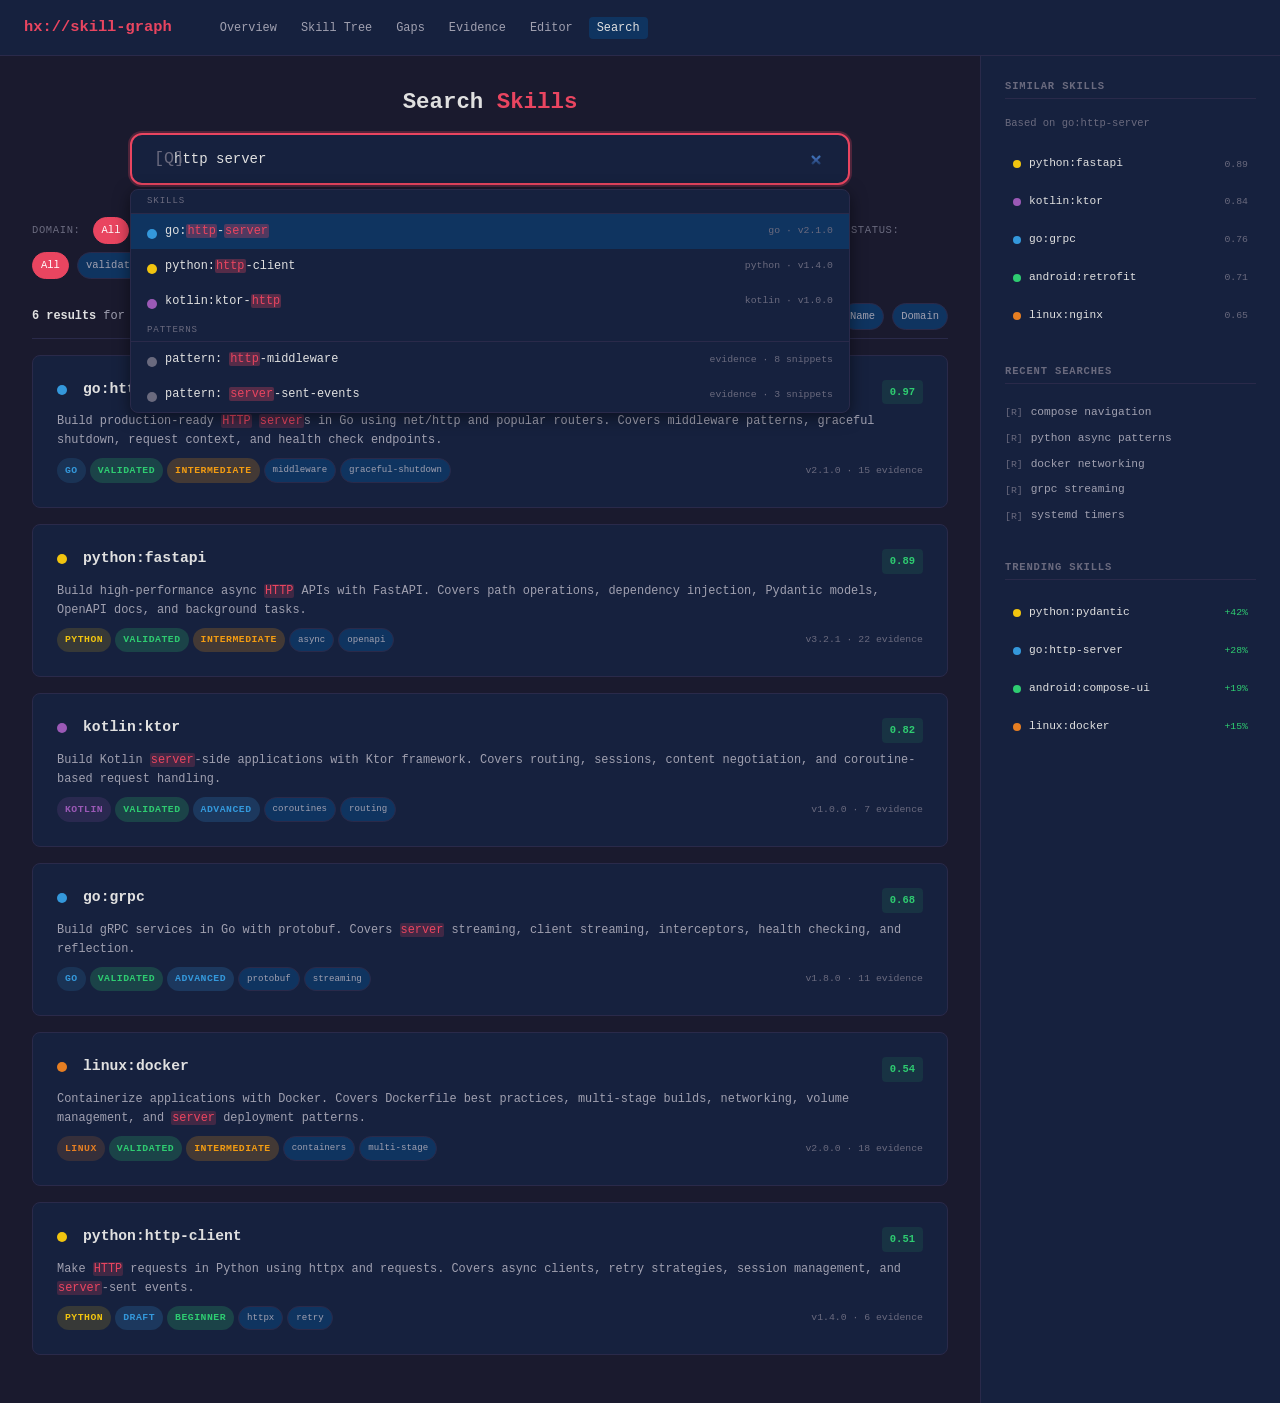
<file: docs/wireframes/search.html>
<!DOCTYPE html>
<html lang="en">
<head>
  <meta charset="UTF-8">
  <meta name="viewport" content="width=device-width, initial-scale=1.0">
  <title>Search — HelixKnowledge</title>
  <link rel="stylesheet" href="styles.css">
  <style>
    .search-layout {
      display: grid;
      grid-template-rows: var(--topbar-height) 1fr;
      grid-template-columns: 1fr 300px;
      min-height: 100vh;
    }
    .search-layout .topbar { grid-column: 1 / -1; }

    .search-main {
      padding: var(--sp-xl);
      overflow-y: auto;
    }
    .search-side {
      background: var(--bg-secondary);
      border-left: 1px solid var(--border);
      overflow-y: auto;
      padding: var(--sp-lg);
    }

    /* Hero search */
    .search-hero {
      max-width: 720px;
      margin: 0 auto var(--sp-xl);
    }
    .search-hero__title {
      font-size: 1.6rem;
      margin-bottom: var(--sp-md);
      text-align: center;
    }
    .search-hero__title span { color: var(--accent); }

    /* Large search bar */
    .search-large {
      position: relative;
    }
    .search-large__icon {
      position: absolute;
      left: var(--sp-lg);
      top: 50%;
      transform: translateY(-50%);
      color: var(--text-muted);
      font-size: 1.2rem;
    }
    .search-large .input {
      padding: var(--sp-md) var(--sp-lg) var(--sp-md) 3rem;
      font-size: 1rem;
      border-radius: var(--radius-lg);
      background: var(--bg-secondary);
      border: 2px solid var(--border);
    }
    .search-large .input:focus {
      border-color: var(--accent);
    }

    /* Autocomplete dropdown */
    .autocomplete {
      position: absolute;
      top: calc(100% + var(--sp-xs));
      left: 0;
      right: 0;
      background: var(--bg-secondary);
      border: 1px solid var(--border);
      border-radius: var(--radius-md);
      box-shadow: var(--shadow-elevated);
      z-index: 50;
      max-height: 320px;
      overflow-y: auto;
    }
    .autocomplete__section {
      padding: var(--sp-xs) var(--sp-md);
      font-size: 0.65rem;
      text-transform: uppercase;
      letter-spacing: 0.1em;
      color: var(--text-muted);
      border-bottom: 1px solid var(--border);
    }
    .autocomplete__item {
      display: flex;
      align-items: center;
      gap: var(--sp-sm);
      padding: var(--sp-sm) var(--sp-md);
      cursor: pointer;
      transition: background 0.15s;
      font-size: 0.85rem;
    }
    .autocomplete__item:hover,
    .autocomplete__item--active {
      background: var(--bg-tertiary);
    }
    .autocomplete__item-name { flex: 1; }
    .autocomplete__item-name mark {
      background: rgba(233,69,96,0.3);
      color: var(--accent);
      border-radius: 2px;
      padding: 0 1px;
    }
    .autocomplete__item-meta {
      font-size: 0.7rem;
      color: var(--text-muted);
    }

    /* Filter chips */
    .filter-bar {
      display: flex;
      align-items: center;
      gap: var(--sp-sm);
      flex-wrap: wrap;
      margin-bottom: var(--sp-lg);
    }
    .filter-bar__label {
      font-size: 0.75rem;
      color: var(--text-muted);
      text-transform: uppercase;
      letter-spacing: 0.06em;
      margin-right: var(--sp-xs);
    }

    /* Results header */
    .results-header {
      display: flex;
      align-items: center;
      justify-content: space-between;
      margin-bottom: var(--sp-md);
      padding-bottom: var(--sp-sm);
      border-bottom: 1px solid var(--border);
    }
    .results-header__count {
      font-size: 0.85rem;
      color: var(--text-secondary);
    }
    .results-header__count strong {
      color: var(--text-primary);
    }

    /* Result cards */
    .result-card {
      background: var(--bg-secondary);
      border: 1px solid var(--border);
      border-radius: var(--radius-md);
      padding: var(--sp-lg);
      margin-bottom: var(--sp-md);
      transition: border-color 0.2s, box-shadow 0.2s;
    }
    .result-card:hover {
      border-color: var(--accent);
      box-shadow: var(--shadow-card);
    }
    .result-card__top {
      display: flex;
      align-items: flex-start;
      gap: var(--sp-md);
      margin-bottom: var(--sp-sm);
    }
    .result-card__domain-dot {
      width: 10px;
      height: 10px;
      border-radius: 50%;
      flex-shrink: 0;
      margin-top: 5px;
    }
    .result-card__title {
      font-size: 1.05rem;
      font-weight: 700;
      flex: 1;
    }
    .result-card__title a {
      color: var(--text-primary);
      text-decoration: none;
    }
    .result-card__title a:hover {
      color: var(--accent);
      text-decoration: underline;
    }
    .result-card__score {
      flex-shrink: 0;
      display: flex;
      align-items: center;
      gap: var(--sp-xs);
      padding: var(--sp-xs) var(--sp-sm);
      background: rgba(46,204,113,0.1);
      border-radius: var(--radius-sm);
      font-size: 0.75rem;
      font-weight: 700;
      color: var(--success);
    }
    .result-card__desc {
      font-size: 0.85rem;
      color: var(--text-secondary);
      line-height: 1.6;
      margin-bottom: var(--sp-sm);
    }
    .result-card__desc mark {
      background: rgba(233,69,96,0.2);
      color: var(--accent);
      border-radius: 2px;
      padding: 0 1px;
    }
    .result-card__footer {
      display: flex;
      align-items: center;
      gap: var(--sp-sm);
      flex-wrap: wrap;
    }
    .result-card__tags {
      display: flex;
      gap: var(--sp-xs);
      flex-wrap: wrap;
      flex: 1;
    }
    .result-card__meta {
      font-size: 0.7rem;
      color: var(--text-muted);
      white-space: nowrap;
    }

    /* Sidebar: similar skills */
    .side-section {
      margin-bottom: var(--sp-xl);
    }
    .side-section__title {
      font-size: 0.75rem;
      text-transform: uppercase;
      letter-spacing: 0.08em;
      color: var(--text-muted);
      margin-bottom: var(--sp-md);
      padding-bottom: var(--sp-xs);
      border-bottom: 1px solid var(--border);
    }
    .similar-skill {
      display: flex;
      align-items: center;
      gap: var(--sp-sm);
      padding: var(--sp-sm);
      border-radius: var(--radius-sm);
      cursor: pointer;
      transition: background 0.15s;
      margin-bottom: var(--sp-xs);
    }
    .similar-skill:hover { background: var(--bg-tertiary); }
    .similar-skill__name {
      flex: 1;
      font-size: 0.8rem;
    }
    .similar-skill__score {
      font-size: 0.7rem;
      color: var(--text-muted);
    }
    .similar-skill__dot {
      width: 8px;
      height: 8px;
      border-radius: 50%;
      flex-shrink: 0;
    }

    /* Recent searches */
    .recent-item {
      display: flex;
      align-items: center;
      gap: var(--sp-sm);
      padding: var(--sp-xs) 0;
      font-size: 0.8rem;
      color: var(--text-secondary);
      cursor: pointer;
    }
    .recent-item:hover { color: var(--text-primary); }
    .recent-item__icon {
      color: var(--text-muted);
      font-size: 0.7rem;
    }

    @media (max-width: 1024px) {
      .search-layout { grid-template-columns: 1fr; }
      .search-side { display: none; }
    }
    @media (max-width: 768px) {
      .search-main { padding: var(--sp-md); }
      .search-hero__title { font-size: 1.3rem; }
    }
  </style>
</head>
<body>
  <a class="skip-link" href="#search-input">Skip to search</a>

  <div class="search-layout">
    <!-- Topbar -->
    <header class="topbar" role="banner">
      <span class="topbar__brand" aria-label="HelixKnowledge">hx://skill-graph</span>
      <nav aria-label="Primary navigation">
        <ul class="topbar__nav">
          <li><a href="index.html">Overview</a></li>
          <li><a href="skill-tree.html">Skill Tree</a></li>
          <li><a href="gap-dashboard.html">Gaps</a></li>
          <li><a href="evidence-browser.html">Evidence</a></li>
          <li><a href="skill-editor.html">Editor</a></li>
          <li><a href="search.html" aria-current="page">Search</a></li>
        </ul>
      </nav>
    </header>

    <!-- Main search area -->
    <div class="search-main">
      <!-- Search hero -->
      <div class="search-hero">
        <h1 class="search-hero__title">Search <span>Skills</span></h1>

        <div class="search-large">
          <span class="search-large__icon" aria-hidden="true">[Q]</span>
          <input id="search-input" class="input" type="search" placeholder="Search by name, domain, pattern, or description..." aria-label="Search skills" value="http server" autofocus>

          <!-- Autocomplete dropdown -->
          <div class="autocomplete" role="listbox" aria-label="Search suggestions">
            <div class="autocomplete__section">Skills</div>
            <div class="autocomplete__item autocomplete__item--active" role="option" aria-selected="true">
              <span class="result-card__domain-dot" style="background:var(--domain-go)"></span>
              <span class="autocomplete__item-name">go:<mark>http</mark>-<mark>server</mark></span>
              <span class="autocomplete__item-meta">go &middot; v2.1.0</span>
            </div>
            <div class="autocomplete__item" role="option">
              <span class="result-card__domain-dot" style="background:var(--domain-python)"></span>
              <span class="autocomplete__item-name">python:<mark>http</mark>-client</span>
              <span class="autocomplete__item-meta">python &middot; v1.4.0</span>
            </div>
            <div class="autocomplete__item" role="option">
              <span class="result-card__domain-dot" style="background:var(--domain-kotlin)"></span>
              <span class="autocomplete__item-name">kotlin:ktor-<mark>http</mark></span>
              <span class="autocomplete__item-meta">kotlin &middot; v1.0.0</span>
            </div>
            <div class="autocomplete__section">Patterns</div>
            <div class="autocomplete__item" role="option">
              <span class="result-card__domain-dot" style="background:var(--text-muted)"></span>
              <span class="autocomplete__item-name">pattern: <mark>http</mark>-middleware</span>
              <span class="autocomplete__item-meta">evidence &middot; 8 snippets</span>
            </div>
            <div class="autocomplete__item" role="option">
              <span class="result-card__domain-dot" style="background:var(--text-muted)"></span>
              <span class="autocomplete__item-name">pattern: <mark>server</mark>-sent-events</span>
              <span class="autocomplete__item-meta">evidence &middot; 3 snippets</span>
            </div>
          </div>
        </div>
      </div>

      <!-- Filter chips -->
      <div class="filter-bar" role="group" aria-label="Search filters">
        <span class="filter-bar__label">Domain:</span>
        <span class="chip chip--active">All</span>
        <span class="chip">android</span>
        <span class="chip">go</span>
        <span class="chip">python</span>
        <span class="chip">kotlin</span>
        <span class="chip">linux</span>
        <span class="filter-bar__label" style="margin-left:var(--sp-md)">Complexity:</span>
        <span class="chip chip--active">All</span>
        <span class="chip">beginner</span>
        <span class="chip">intermediate</span>
        <span class="chip">advanced</span>
        <span class="filter-bar__label" style="margin-left:var(--sp-md)">Status:</span>
        <span class="chip chip--active">All</span>
        <span class="chip">validated</span>
        <span class="chip">draft</span>
      </div>

      <!-- Results -->
      <div class="results-header">
        <span class="results-header__count"><strong>6 results</strong> for "http server"</span>
        <div style="display:flex;gap:var(--sp-sm);align-items:center">
          <span style="font-size:0.75rem;color:var(--text-muted)">Sort:</span>
          <span class="chip chip--active">Relevance</span>
          <span class="chip">Name</span>
          <span class="chip">Domain</span>
        </div>
      </div>

      <!-- Result card 1 -->
      <article class="result-card">
        <div class="result-card__top">
          <span class="result-card__domain-dot" style="background:var(--domain-go)"></span>
          <h2 class="result-card__title"><a href="skill-tree.html">go:http-server</a></h2>
          <span class="result-card__score">0.97</span>
        </div>
        <p class="result-card__desc">
          Build production-ready <mark>HTTP</mark> <mark>server</mark>s in Go using net/http and popular routers. Covers middleware patterns, graceful shutdown, request context, and health check endpoints.
        </p>
        <div class="result-card__footer">
          <div class="result-card__tags">
            <span class="badge badge--go">go</span>
            <span class="badge badge--success">validated</span>
            <span class="badge badge--warning">intermediate</span>
            <span class="chip" style="font-size:0.65rem">middleware</span>
            <span class="chip" style="font-size:0.65rem">graceful-shutdown</span>
          </div>
          <span class="result-card__meta">v2.1.0 &middot; 15 evidence</span>
        </div>
      </article>

      <!-- Result card 2 -->
      <article class="result-card">
        <div class="result-card__top">
          <span class="result-card__domain-dot" style="background:var(--domain-python)"></span>
          <h2 class="result-card__title"><a href="skill-tree.html">python:fastapi</a></h2>
          <span class="result-card__score">0.89</span>
        </div>
        <p class="result-card__desc">
          Build high-performance async <mark>HTTP</mark> APIs with FastAPI. Covers path operations, dependency injection, Pydantic models, OpenAPI docs, and background tasks.
        </p>
        <div class="result-card__footer">
          <div class="result-card__tags">
            <span class="badge badge--python">python</span>
            <span class="badge badge--success">validated</span>
            <span class="badge badge--warning">intermediate</span>
            <span class="chip" style="font-size:0.65rem">async</span>
            <span class="chip" style="font-size:0.65rem">openapi</span>
          </div>
          <span class="result-card__meta">v3.2.1 &middot; 22 evidence</span>
        </div>
      </article>

      <!-- Result card 3 -->
      <article class="result-card">
        <div class="result-card__top">
          <span class="result-card__domain-dot" style="background:var(--domain-kotlin)"></span>
          <h2 class="result-card__title"><a href="skill-tree.html">kotlin:ktor</a></h2>
          <span class="result-card__score">0.82</span>
        </div>
        <p class="result-card__desc">
          Build Kotlin <mark>server</mark>-side applications with Ktor framework. Covers routing, sessions, content negotiation, and coroutine-based request handling.
        </p>
        <div class="result-card__footer">
          <div class="result-card__tags">
            <span class="badge badge--kotlin">kotlin</span>
            <span class="badge badge--success">validated</span>
            <span class="badge badge--info">advanced</span>
            <span class="chip" style="font-size:0.65rem">coroutines</span>
            <span class="chip" style="font-size:0.65rem">routing</span>
          </div>
          <span class="result-card__meta">v1.0.0 &middot; 7 evidence</span>
        </div>
      </article>

      <!-- Result card 4 -->
      <article class="result-card">
        <div class="result-card__top">
          <span class="result-card__domain-dot" style="background:var(--domain-go)"></span>
          <h2 class="result-card__title"><a href="skill-tree.html">go:grpc</a></h2>
          <span class="result-card__score">0.68</span>
        </div>
        <p class="result-card__desc">
          Build gRPC services in Go with protobuf. Covers <mark>server</mark> streaming, client streaming, interceptors, health checking, and reflection.
        </p>
        <div class="result-card__footer">
          <div class="result-card__tags">
            <span class="badge badge--go">go</span>
            <span class="badge badge--success">validated</span>
            <span class="badge badge--info">advanced</span>
            <span class="chip" style="font-size:0.65rem">protobuf</span>
            <span class="chip" style="font-size:0.65rem">streaming</span>
          </div>
          <span class="result-card__meta">v1.8.0 &middot; 11 evidence</span>
        </div>
      </article>

      <!-- Result card 5 -->
      <article class="result-card">
        <div class="result-card__top">
          <span class="result-card__domain-dot" style="background:var(--domain-linux)"></span>
          <h2 class="result-card__title"><a href="skill-tree.html">linux:docker</a></h2>
          <span class="result-card__score">0.54</span>
        </div>
        <p class="result-card__desc">
          Containerize applications with Docker. Covers Dockerfile best practices, multi-stage builds, networking, volume management, and <mark>server</mark> deployment patterns.
        </p>
        <div class="result-card__footer">
          <div class="result-card__tags">
            <span class="badge badge--linux">linux</span>
            <span class="badge badge--success">validated</span>
            <span class="badge badge--warning">intermediate</span>
            <span class="chip" style="font-size:0.65rem">containers</span>
            <span class="chip" style="font-size:0.65rem">multi-stage</span>
          </div>
          <span class="result-card__meta">v2.0.0 &middot; 18 evidence</span>
        </div>
      </article>

      <!-- Result card 6 -->
      <article class="result-card">
        <div class="result-card__top">
          <span class="result-card__domain-dot" style="background:var(--domain-python)"></span>
          <h2 class="result-card__title"><a href="skill-tree.html">python:http-client</a></h2>
          <span class="result-card__score">0.51</span>
        </div>
        <p class="result-card__desc">
          Make <mark>HTTP</mark> requests in Python using httpx and requests. Covers async clients, retry strategies, session management, and <mark>server</mark>-sent events.
        </p>
        <div class="result-card__footer">
          <div class="result-card__tags">
            <span class="badge badge--python">python</span>
            <span class="badge badge--info">draft</span>
            <span class="badge badge--success">beginner</span>
            <span class="chip" style="font-size:0.65rem">httpx</span>
            <span class="chip" style="font-size:0.65rem">retry</span>
          </div>
          <span class="result-card__meta">v1.4.0 &middot; 6 evidence</span>
        </div>
      </article>
    </div>

    <!-- Sidebar -->
    <aside class="search-side" role="complementary" aria-label="Similar skills and recent searches">
      <div class="side-section">
        <h3 class="side-section__title">Similar Skills</h3>
        <p style="font-size:0.75rem;color:var(--text-muted);margin-bottom:var(--sp-md)">
          Based on go:http-server
        </p>
        <div class="similar-skill">
          <span class="similar-skill__dot" style="background:var(--domain-python)"></span>
          <span class="similar-skill__name">python:fastapi</span>
          <span class="similar-skill__score">0.89</span>
        </div>
        <div class="similar-skill">
          <span class="similar-skill__dot" style="background:var(--domain-kotlin)"></span>
          <span class="similar-skill__name">kotlin:ktor</span>
          <span class="similar-skill__score">0.84</span>
        </div>
        <div class="similar-skill">
          <span class="similar-skill__dot" style="background:var(--domain-go)"></span>
          <span class="similar-skill__name">go:grpc</span>
          <span class="similar-skill__score">0.76</span>
        </div>
        <div class="similar-skill">
          <span class="similar-skill__dot" style="background:var(--domain-android)"></span>
          <span class="similar-skill__name">android:retrofit</span>
          <span class="similar-skill__score">0.71</span>
        </div>
        <div class="similar-skill">
          <span class="similar-skill__dot" style="background:var(--domain-linux)"></span>
          <span class="similar-skill__name">linux:nginx</span>
          <span class="similar-skill__score">0.65</span>
        </div>
      </div>

      <div class="side-section">
        <h3 class="side-section__title">Recent Searches</h3>
        <div class="recent-item">
          <span class="recent-item__icon" aria-hidden="true">[R]</span>
          <span>compose navigation</span>
        </div>
        <div class="recent-item">
          <span class="recent-item__icon" aria-hidden="true">[R]</span>
          <span>python async patterns</span>
        </div>
        <div class="recent-item">
          <span class="recent-item__icon" aria-hidden="true">[R]</span>
          <span>docker networking</span>
        </div>
        <div class="recent-item">
          <span class="recent-item__icon" aria-hidden="true">[R]</span>
          <span>grpc streaming</span>
        </div>
        <div class="recent-item">
          <span class="recent-item__icon" aria-hidden="true">[R]</span>
          <span>systemd timers</span>
        </div>
      </div>

      <div class="side-section">
        <h3 class="side-section__title">Trending Skills</h3>
        <div class="similar-skill">
          <span class="similar-skill__dot" style="background:var(--domain-python)"></span>
          <span class="similar-skill__name">python:pydantic</span>
          <span class="similar-skill__score" style="color:var(--success)">+42%</span>
        </div>
        <div class="similar-skill">
          <span class="similar-skill__dot" style="background:var(--domain-go)"></span>
          <span class="similar-skill__name">go:http-server</span>
          <span class="similar-skill__score" style="color:var(--success)">+28%</span>
        </div>
        <div class="similar-skill">
          <span class="similar-skill__dot" style="background:var(--domain-android)"></span>
          <span class="similar-skill__name">android:compose-ui</span>
          <span class="similar-skill__score" style="color:var(--success)">+19%</span>
        </div>
        <div class="similar-skill">
          <span class="similar-skill__dot" style="background:var(--domain-linux)"></span>
          <span class="similar-skill__name">linux:docker</span>
          <span class="similar-skill__score" style="color:var(--success)">+15%</span>
        </div>
      </div>
    </aside>
  </div>
</body>
</html>
</file>
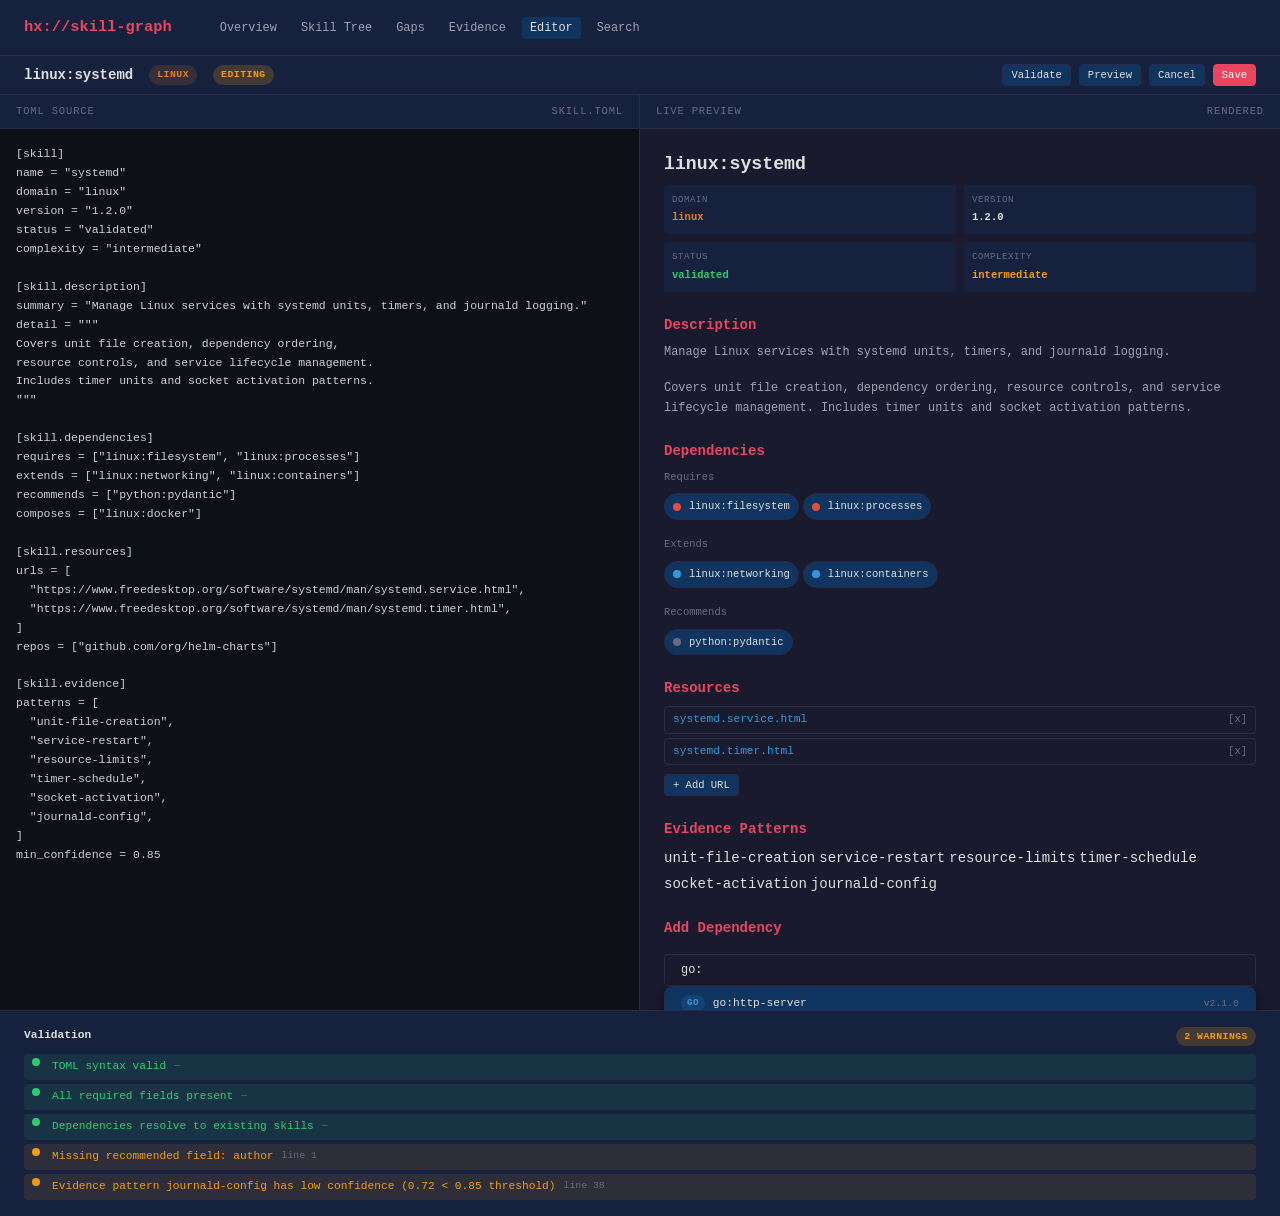
<file: docs/wireframes/skill-editor.html>
<!DOCTYPE html>
<html lang="en">
<head>
  <meta charset="UTF-8">
  <meta name="viewport" content="width=device-width, initial-scale=1.0">
  <title>Skill Editor — HelixKnowledge</title>
  <link rel="stylesheet" href="styles.css">
  <style>
    .editor-layout {
      display: grid;
      grid-template-rows: var(--topbar-height) 1fr auto;
      min-height: 100vh;
    }
    .editor-layout .topbar { grid-column: 1 / -1; }

    .editor-toolbar {
      display: flex;
      align-items: center;
      justify-content: space-between;
      padding: var(--sp-sm) var(--sp-lg);
      background: var(--bg-secondary);
      border-bottom: 1px solid var(--border);
    }
    .editor-toolbar__left {
      display: flex;
      align-items: center;
      gap: var(--sp-md);
    }
    .editor-toolbar__right {
      display: flex;
      align-items: center;
      gap: var(--sp-sm);
    }
    .editor-toolbar__title {
      font-size: 1rem;
      font-weight: 700;
    }
    .editor-toolbar__path {
      font-size: 0.75rem;
      color: var(--text-muted);
    }

    /* Split view */
    .editor-split {
      display: grid;
      grid-template-columns: 1fr 1fr;
      overflow: hidden;
    }
    .editor-pane {
      display: flex;
      flex-direction: column;
      overflow: hidden;
    }
    .editor-pane__header {
      display: flex;
      align-items: center;
      justify-content: space-between;
      padding: var(--sp-sm) var(--sp-md);
      background: var(--bg-secondary);
      border-bottom: 1px solid var(--border);
      font-size: 0.75rem;
      text-transform: uppercase;
      letter-spacing: 0.08em;
      color: var(--text-muted);
    }
    .editor-pane--left {
      border-right: 1px solid var(--border);
    }

    /* TOML textarea */
    .toml-editor {
      flex: 1;
      padding: var(--sp-md);
      background: #0d1117;
      overflow: auto;
    }
    .toml-editor textarea {
      width: 100%;
      height: 100%;
      min-height: 400px;
      background: transparent;
      border: none;
      color: #c9d1d9;
      font-family: var(--font-mono);
      font-size: 0.82rem;
      line-height: 1.65;
      resize: none;
      outline: none;
      tab-size: 4;
    }
    .toml-editor textarea::placeholder {
      color: #484f58;
    }

    /* TOML syntax colors (CSS classes for the static preview) */
    .toml-key { color: #79c0ff; }
    .toml-str { color: #a5d6ff; }
    .toml-bool { color: #ff7b72; }
    .toml-comment { color: #8b949e; }
    .toml-section { color: #ffa657; font-weight: 700; }
    .toml-bracket { color: #8b949e; }

    /* Preview pane */
    .preview-pane {
      flex: 1;
      padding: var(--sp-lg);
      overflow: auto;
      background: var(--bg-primary);
    }
    .preview-pane h2 {
      font-size: 1.3rem;
      margin-bottom: var(--sp-sm);
      color: var(--text-primary);
    }
    .preview-pane h3 {
      font-size: 1rem;
      margin-top: var(--sp-lg);
      margin-bottom: var(--sp-sm);
      color: var(--accent);
    }
    .preview-pane p {
      font-size: 0.85rem;
      color: var(--text-secondary);
      line-height: 1.7;
      margin-bottom: var(--sp-md);
    }
    .preview-pane code {
      background: var(--bg-secondary);
      padding: 1px 6px;
      border-radius: var(--radius-sm);
      font-size: 0.8rem;
    }
    .preview-meta {
      display: grid;
      grid-template-columns: 1fr 1fr;
      gap: var(--sp-sm);
      margin-bottom: var(--sp-lg);
    }
    .preview-meta__item {
      padding: var(--sp-sm);
      background: var(--bg-secondary);
      border-radius: var(--radius-sm);
      font-size: 0.75rem;
    }
    .preview-meta__label {
      color: var(--text-muted);
      text-transform: uppercase;
      letter-spacing: 0.06em;
      font-size: 0.65rem;
      margin-bottom: 2px;
    }
    .preview-meta__value {
      font-weight: 600;
      color: var(--text-primary);
    }

    /* Dependency picker */
    .dep-picker {
      position: relative;
      margin-top: var(--sp-md);
    }
    .dep-picker__dropdown {
      position: absolute;
      top: 100%;
      left: 0;
      right: 0;
      background: var(--bg-secondary);
      border: 1px solid var(--border);
      border-radius: var(--radius-md);
      box-shadow: var(--shadow-elevated);
      z-index: 50;
      max-height: 200px;
      overflow-y: auto;
    }
    .dep-picker__item {
      display: flex;
      align-items: center;
      gap: var(--sp-sm);
      padding: var(--sp-sm) var(--sp-md);
      font-size: 0.8rem;
      cursor: pointer;
      transition: background 0.15s;
    }
    .dep-picker__item:hover,
    .dep-picker__item--highlighted {
      background: var(--bg-tertiary);
    }
    .dep-picker__item-domain {
      font-size: 0.65rem;
      padding: 1px 6px;
      border-radius: 999px;
    }

    /* Dep tags */
    .dep-tags {
      display: flex;
      flex-wrap: wrap;
      gap: var(--sp-xs);
      margin-top: var(--sp-sm);
    }
    .dep-tag {
      display: inline-flex;
      align-items: center;
      gap: var(--sp-xs);
      padding: var(--sp-xs) var(--sp-sm);
      background: var(--bg-tertiary);
      border: 1px solid var(--border);
      border-radius: 999px;
      font-size: 0.75rem;
    }
    .dep-tag__remove {
      cursor: pointer;
      opacity: 0.5;
      font-size: 0.65rem;
    }
    .dep-tag__remove:hover { opacity: 1; color: var(--error); }

    /* Resource URL list */
    .url-list {
      list-style: none;
      display: flex;
      flex-direction: column;
      gap: var(--sp-xs);
    }
    .url-item {
      display: flex;
      align-items: center;
      gap: var(--sp-sm);
      padding: var(--sp-xs) var(--sp-sm);
      background: var(--bg-primary);
      border: 1px solid var(--border);
      border-radius: var(--radius-sm);
      font-size: 0.8rem;
    }
    .url-item a {
      flex: 1;
      white-space: nowrap;
      overflow: hidden;
      text-overflow: ellipsis;
    }
    .url-item__remove {
      cursor: pointer;
      color: var(--text-muted);
      font-size: 0.75rem;
      flex-shrink: 0;
    }
    .url-item__remove:hover { color: var(--error); }

    /* Validation panel */
    .validation-panel {
      border-top: 1px solid var(--border);
      background: var(--bg-secondary);
      padding: var(--sp-md) var(--sp-lg);
    }
    .validation-panel__header {
      display: flex;
      align-items: center;
      justify-content: space-between;
      margin-bottom: var(--sp-sm);
    }
    .validation-panel__title {
      font-size: 0.8rem;
      font-weight: 700;
    }
    .validation-messages {
      display: flex;
      flex-direction: column;
      gap: var(--sp-xs);
    }
    .validation-msg {
      display: flex;
      align-items: flex-start;
      gap: var(--sp-sm);
      padding: var(--sp-xs) var(--sp-sm);
      border-radius: var(--radius-sm);
      font-size: 0.8rem;
    }
    .validation-msg--error {
      background: rgba(231,76,60,0.1);
      color: var(--error);
    }
    .validation-msg--warning {
      background: rgba(243,156,18,0.1);
      color: var(--warning);
    }
    .validation-msg--success {
      background: rgba(46,204,113,0.1);
      color: var(--success);
    }
    .validation-msg__line {
      font-size: 0.7rem;
      color: var(--text-muted);
      white-space: nowrap;
    }

    @media (max-width: 1024px) {
      .editor-split { grid-template-columns: 1fr; }
      .editor-pane--left { border-right: none; border-bottom: 1px solid var(--border); }
    }
    @media (max-width: 768px) {
      .editor-toolbar { flex-wrap: wrap; gap: var(--sp-sm); }
      .preview-meta { grid-template-columns: 1fr; }
    }
  </style>
</head>
<body>
  <a class="skip-link" href="#toml-input">Skip to editor</a>

  <div class="editor-layout">
    <!-- Topbar -->
    <header class="topbar" role="banner">
      <span class="topbar__brand" aria-label="HelixKnowledge">hx://skill-graph</span>
      <nav aria-label="Primary navigation">
        <ul class="topbar__nav">
          <li><a href="index.html">Overview</a></li>
          <li><a href="skill-tree.html">Skill Tree</a></li>
          <li><a href="gap-dashboard.html">Gaps</a></li>
          <li><a href="evidence-browser.html">Evidence</a></li>
          <li><a href="skill-editor.html" aria-current="page">Editor</a></li>
          <li><a href="search.html">Search</a></li>
        </ul>
      </nav>
    </header>

    <!-- Editor toolbar -->
    <div class="editor-toolbar">
      <div class="editor-toolbar__left">
        <span class="editor-toolbar__title">linux:systemd</span>
        <span class="badge badge--linux">linux</span>
        <span class="badge badge--warning">editing</span>
      </div>
      <div class="editor-toolbar__right">
        <button class="btn btn--sm">Validate</button>
        <button class="btn btn--sm">Preview</button>
        <button class="btn btn--sm">Cancel</button>
        <button class="btn btn--sm btn--primary">Save</button>
      </div>
    </div>

    <!-- Split editor -->
    <div class="editor-split">
      <!-- Left: TOML editor -->
      <div class="editor-pane editor-pane--left">
        <div class="editor-pane__header">
          <span>TOML Source</span>
          <span>skill.toml</span>
        </div>
        <div class="toml-editor">
          <textarea id="toml-input" aria-label="TOML skill definition editor" spellcheck="false" placeholder="Enter TOML here...">[skill]
name = "systemd"
domain = "linux"
version = "1.2.0"
status = "validated"
complexity = "intermediate"

[skill.description]
summary = "Manage Linux services with systemd units, timers, and journald logging."
detail = """
Covers unit file creation, dependency ordering,
resource controls, and service lifecycle management.
Includes timer units and socket activation patterns.
"""

[skill.dependencies]
requires = ["linux:filesystem", "linux:processes"]
extends = ["linux:networking", "linux:containers"]
recommends = ["python:pydantic"]
composes = ["linux:docker"]

[skill.resources]
urls = [
  "https://www.freedesktop.org/software/systemd/man/systemd.service.html",
  "https://www.freedesktop.org/software/systemd/man/systemd.timer.html",
]
repos = ["github.com/org/helm-charts"]

[skill.evidence]
patterns = [
  "unit-file-creation",
  "service-restart",
  "resource-limits",
  "timer-schedule",
  "socket-activation",
  "journald-config",
]
min_confidence = 0.85</textarea>
        </div>
      </div>

      <!-- Right: Preview -->
      <div class="editor-pane">
        <div class="editor-pane__header">
          <span>Live Preview</span>
          <span>Rendered</span>
        </div>
        <div class="preview-pane" aria-label="Skill preview">
          <h2>linux:systemd</h2>

          <div class="preview-meta">
            <div class="preview-meta__item">
              <div class="preview-meta__label">Domain</div>
              <div class="preview-meta__value" style="color:var(--domain-linux)">linux</div>
            </div>
            <div class="preview-meta__item">
              <div class="preview-meta__label">Version</div>
              <div class="preview-meta__value">1.2.0</div>
            </div>
            <div class="preview-meta__item">
              <div class="preview-meta__label">Status</div>
              <div class="preview-meta__value" style="color:var(--success)">validated</div>
            </div>
            <div class="preview-meta__item">
              <div class="preview-meta__label">Complexity</div>
              <div class="preview-meta__value" style="color:var(--warning)">intermediate</div>
            </div>
          </div>

          <h3>Description</h3>
          <p>Manage Linux services with systemd units, timers, and journald logging.</p>
          <p>Covers unit file creation, dependency ordering, resource controls, and service lifecycle management. Includes timer units and socket activation patterns.</p>

          <h3>Dependencies</h3>
          <div style="margin-bottom:var(--sp-md)">
            <div style="font-size:0.75rem;color:var(--text-muted);margin-bottom:var(--sp-xs)">Requires</div>
            <div class="dep-tags">
              <span class="dep-tag"><span class="status-dot status-dot--error"></span> linux:filesystem</span>
              <span class="dep-tag"><span class="status-dot status-dot--error"></span> linux:processes</span>
            </div>
          </div>
          <div style="margin-bottom:var(--sp-md)">
            <div style="font-size:0.75rem;color:var(--text-muted);margin-bottom:var(--sp-xs)">Extends</div>
            <div class="dep-tags">
              <span class="dep-tag"><span class="status-dot status-dot--info"></span> linux:networking</span>
              <span class="dep-tag"><span class="status-dot status-dot--info"></span> linux:containers</span>
            </div>
          </div>
          <div style="margin-bottom:var(--sp-md)">
            <div style="font-size:0.75rem;color:var(--text-muted);margin-bottom:var(--sp-xs)">Recommends</div>
            <div class="dep-tags">
              <span class="dep-tag"><span class="status-dot status-dot--idle"></span> python:pydantic</span>
            </div>
          </div>

          <h3>Resources</h3>
          <ul class="url-list">
            <li class="url-item">
              <a href="#">systemd.service.html</a>
              <span class="url-item__remove" aria-label="Remove URL" role="button" tabindex="0">[x]</span>
            </li>
            <li class="url-item">
              <a href="#">systemd.timer.html</a>
              <span class="url-item__remove" aria-label="Remove URL" role="button" tabindex="0">[x]</span>
            </li>
          </ul>
          <div style="margin-top:var(--sp-sm)">
            <button class="btn btn--sm">+ Add URL</button>
          </div>

          <h3>Evidence Patterns</h3>
          <div style="display:flex;flex-wrap:wrap;gap:var(--sp-xs)">
            <span class="pattern-tag">unit-file-creation</span>
            <span class="pattern-tag">service-restart</span>
            <span class="pattern-tag">resource-limits</span>
            <span class="pattern-tag">timer-schedule</span>
            <span class="pattern-tag">socket-activation</span>
            <span class="pattern-tag">journald-config</span>
          </div>

          <!-- Dependency picker mockup -->
          <h3>Add Dependency</h3>
          <div class="dep-picker">
            <input class="input" type="text" placeholder="Type to search skills..." aria-label="Search for skill to add as dependency" value="go:">
            <div class="dep-picker__dropdown" role="listbox" aria-label="Skill suggestions">
              <div class="dep-picker__item dep-picker__item--highlighted" role="option" aria-selected="true">
                <span class="dep-picker__item-domain badge badge--go">go</span>
                <span>go:http-server</span>
                <span style="margin-left:auto;font-size:0.7rem;color:var(--text-muted)">v2.1.0</span>
              </div>
              <div class="dep-picker__item" role="option">
                <span class="dep-picker__item-domain badge badge--go">go</span>
                <span>go:grpc</span>
                <span style="margin-left:auto;font-size:0.7rem;color:var(--text-muted)">v1.8.0</span>
              </div>
              <div class="dep-picker__item" role="option">
                <span class="dep-picker__item-domain badge badge--go">go</span>
                <span>go:cli-cobra</span>
                <span style="margin-left:auto;font-size:0.7rem;color:var(--text-muted)">v1.0.2</span>
              </div>
            </div>
          </div>
        </div>
      </div>
    </div>

    <!-- Validation panel -->
    <div class="validation-panel" role="status" aria-live="polite" aria-label="Validation feedback">
      <div class="validation-panel__header">
        <span class="validation-panel__title">Validation</span>
        <span class="badge badge--warning">2 warnings</span>
      </div>
      <div class="validation-messages">
        <div class="validation-msg validation-msg--success">
          <span class="status-dot status-dot--success"></span>
          <span>TOML syntax valid</span>
          <span class="validation-msg__line">&mdash;</span>
        </div>
        <div class="validation-msg validation-msg--success">
          <span class="status-dot status-dot--success"></span>
          <span>All required fields present</span>
          <span class="validation-msg__line">&mdash;</span>
        </div>
        <div class="validation-msg validation-msg--success">
          <span class="status-dot status-dot--success"></span>
          <span>Dependencies resolve to existing skills</span>
          <span class="validation-msg__line">&mdash;</span>
        </div>
        <div class="validation-msg validation-msg--warning">
          <span class="status-dot status-dot--warning"></span>
          <span>Missing recommended field: <code>author</code></span>
          <span class="validation-msg__line">line 1</span>
        </div>
        <div class="validation-msg validation-msg--warning">
          <span class="status-dot status-dot--warning"></span>
          <span>Evidence pattern <code>journald-config</code> has low confidence (0.72 &lt; 0.85 threshold)</span>
          <span class="validation-msg__line">line 38</span>
        </div>
      </div>
    </div>
  </div>
</body>
</html>
</file>
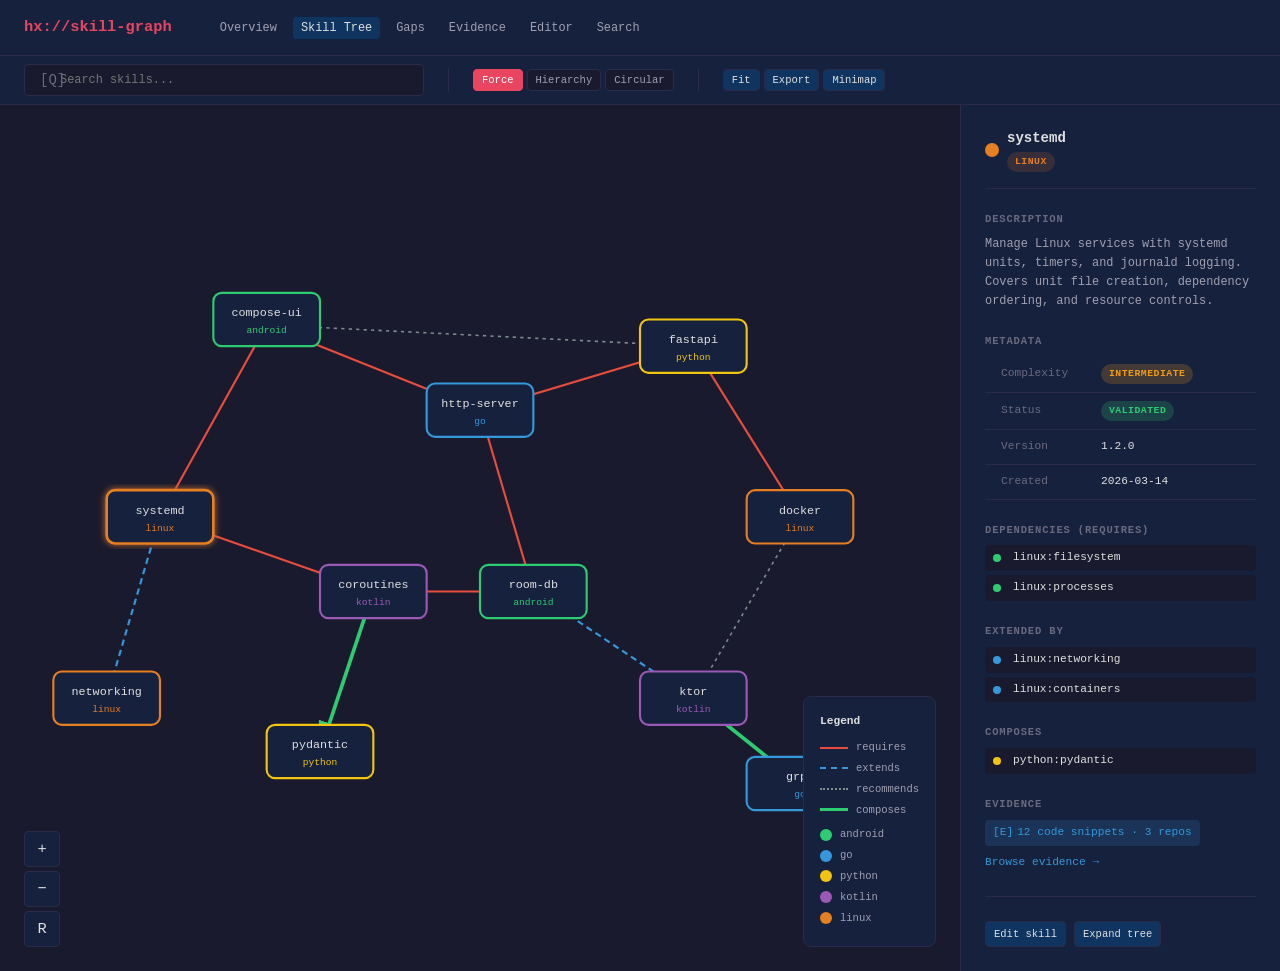
<file: docs/wireframes/skill-tree.html>
<!DOCTYPE html>
<html lang="en">
<head>
  <meta charset="UTF-8">
  <meta name="viewport" content="width=device-width, initial-scale=1.0">
  <title>Skill Tree Visualizer — HelixKnowledge</title>
  <link rel="stylesheet" href="styles.css">
  <style>
    .tree-shell {
      display: grid;
      grid-template-rows: var(--topbar-height) 1fr;
      grid-template-columns: 1fr 320px;
      min-height: 100vh;
    }
    .tree-shell .topbar { grid-column: 1 / -1; }

    /* Toolbar row beneath topbar */
    .toolbar {
      grid-column: 1 / -1;
      display: flex;
      align-items: center;
      gap: var(--sp-md);
      padding: var(--sp-sm) var(--sp-lg);
      background: var(--bg-secondary);
      border-bottom: 1px solid var(--border);
      flex-wrap: wrap;
    }
    .toolbar__group {
      display: flex;
      align-items: center;
      gap: var(--sp-xs);
    }
    .toolbar__separator {
      width: 1px;
      height: 24px;
      background: var(--border);
      margin: 0 var(--sp-sm);
    }
    .toolbar .search-bar { flex: 1; min-width: 200px; max-width: 400px; }
    .layout-btn {
      padding: var(--sp-xs) var(--sp-sm);
      border: 1px solid var(--border);
      border-radius: var(--radius-sm);
      background: var(--bg-primary);
      color: var(--text-secondary);
      font-family: var(--font-mono);
      font-size: 0.75rem;
      cursor: pointer;
      transition: all 0.2s;
    }
    .layout-btn:hover, .layout-btn--active {
      background: var(--accent);
      border-color: var(--accent);
      color: #fff;
    }

    /* Canvas area */
    .canvas-area {
      position: relative;
      background: var(--bg-primary);
      overflow: hidden;
    }
    .canvas-area svg {
      width: 100%;
      height: 100%;
    }

    /* Zoom controls */
    .zoom-controls {
      position: absolute;
      bottom: var(--sp-lg);
      left: var(--sp-lg);
      display: flex;
      flex-direction: column;
      gap: var(--sp-xs);
      z-index: 10;
    }
    .zoom-controls .btn--icon {
      background: var(--bg-secondary);
      border: 1px solid var(--border);
      font-size: 1.1rem;
    }

    /* Legend */
    .legend {
      position: absolute;
      bottom: var(--sp-lg);
      right: var(--sp-lg);
      background: var(--bg-secondary);
      border: 1px solid var(--border);
      border-radius: var(--radius-md);
      padding: var(--sp-md);
      z-index: 10;
      font-size: 0.75rem;
    }
    .legend__title {
      font-weight: 700;
      margin-bottom: var(--sp-sm);
      font-size: 0.8rem;
    }
    .legend__section { margin-bottom: var(--sp-sm); }
    .legend__section:last-child { margin-bottom: 0; }
    .legend__item {
      display: flex;
      align-items: center;
      gap: var(--sp-sm);
      margin-bottom: var(--sp-xs);
      color: var(--text-secondary);
    }
    .legend__line {
      display: inline-block;
      width: 28px;
      height: 0;
      flex-shrink: 0;
    }
    .legend__line--requires  { border-top: 2.5px solid var(--edge-requires); }
    .legend__line--extends   { border-top: 2px dashed var(--edge-extends); }
    .legend__line--recommends{ border-top: 2px dotted var(--edge-recommends); }
    .legend__line--composes  { border-top: 3px solid var(--edge-composes); }
    .legend__dot {
      display: inline-block;
      width: 12px;
      height: 12px;
      border-radius: 50%;
      flex-shrink: 0;
    }

    /* Detail sidebar */
    .detail-panel {
      background: var(--bg-secondary);
      border-left: 1px solid var(--border);
      overflow-y: auto;
      padding: var(--sp-lg);
    }
    .detail-panel__header {
      display: flex;
      align-items: center;
      gap: var(--sp-sm);
      margin-bottom: var(--sp-lg);
      padding-bottom: var(--sp-md);
      border-bottom: 1px solid var(--border);
    }
    .detail-panel__domain-dot {
      width: 14px;
      height: 14px;
      border-radius: 50%;
      flex-shrink: 0;
    }
    .detail-panel__section {
      margin-bottom: var(--sp-lg);
    }
    .detail-panel__section h4 {
      font-size: 0.75rem;
      text-transform: uppercase;
      letter-spacing: 0.08em;
      color: var(--text-muted);
      margin-bottom: var(--sp-sm);
    }
    .dep-list {
      list-style: none;
      display: flex;
      flex-direction: column;
      gap: var(--sp-xs);
    }
    .dep-list li {
      display: flex;
      align-items: center;
      gap: var(--sp-sm);
      padding: var(--sp-xs) var(--sp-sm);
      border-radius: var(--radius-sm);
      background: var(--bg-primary);
      font-size: 0.8rem;
    }
    .dep-list li .status-dot { flex-shrink: 0; }
    .evidence-count {
      display: inline-flex;
      align-items: center;
      gap: var(--sp-xs);
      padding: var(--sp-xs) var(--sp-sm);
      background: rgba(52,152,219,0.15);
      border-radius: var(--radius-sm);
      font-size: 0.8rem;
      color: var(--info);
    }

    /* Responsive */
    @media (max-width: 1024px) {
      .tree-shell {
        grid-template-columns: 1fr;
      }
      .detail-panel { display: none; }
      .legend { display: none; }
    }
    @media (max-width: 768px) {
      .toolbar { padding: var(--sp-xs) var(--sp-md); }
      .toolbar__separator { display: none; }
    }
  </style>
</head>
<body>
  <a class="skip-link" href="#canvas">Skip to graph</a>

  <div class="tree-shell">
    <!-- Topbar -->
    <header class="topbar" role="banner">
      <span class="topbar__brand" aria-label="HelixKnowledge">hx://skill-graph</span>
      <nav aria-label="Primary navigation">
        <ul class="topbar__nav">
          <li><a href="index.html">Overview</a></li>
          <li><a href="skill-tree.html" aria-current="page">Skill Tree</a></li>
          <li><a href="gap-dashboard.html">Gaps</a></li>
          <li><a href="evidence-browser.html">Evidence</a></li>
          <li><a href="skill-editor.html">Editor</a></li>
          <li><a href="search.html">Search</a></li>
        </ul>
      </nav>
    </header>

    <!-- Toolbar -->
    <div class="toolbar" role="toolbar" aria-label="Graph controls">
      <div class="search-bar">
        <span class="search-bar__icon" aria-hidden="true">[Q]</span>
        <input class="input" type="search" placeholder="Search skills..." aria-label="Search skills">
      </div>
      <div class="toolbar__separator" aria-hidden="true"></div>
      <div class="toolbar__group" role="radiogroup" aria-label="Layout mode">
        <button class="layout-btn layout-btn--active" aria-pressed="true">Force</button>
        <button class="layout-btn" aria-pressed="false">Hierarchy</button>
        <button class="layout-btn" aria-pressed="false">Circular</button>
      </div>
      <div class="toolbar__separator" aria-hidden="true"></div>
      <div class="toolbar__group">
        <button class="btn btn--sm" aria-label="Fit graph to viewport">Fit</button>
        <button class="btn btn--sm" aria-label="Export graph as SVG">Export</button>
        <button class="btn btn--sm" aria-label="Toggle minimap">Minimap</button>
      </div>
    </div>

    <!-- SVG Canvas -->
    <div class="canvas-area" id="canvas" role="img" aria-label="Skill dependency graph visualization">
      <svg viewBox="0 0 900 600" xmlns="http://www.w3.org/2000/svg" aria-hidden="true">
        <defs>
          <marker id="arrow-requires" markerWidth="8" markerHeight="6" refX="8" refY="3" orient="auto">
            <polygon points="0 0, 8 3, 0 6" fill="#e74c3c"/>
          </marker>
          <marker id="arrow-extends" markerWidth="8" markerHeight="6" refX="8" refY="3" orient="auto">
            <polygon points="0 0, 8 3, 0 6" fill="#3498db"/>
          </marker>
          <marker id="arrow-recommends" markerWidth="8" markerHeight="6" refX="8" refY="3" orient="auto">
            <polygon points="0 0, 8 3, 0 6" fill="#7f8c8d"/>
          </marker>
          <marker id="arrow-composes" markerWidth="8" markerHeight="6" refX="8" refY="3" orient="auto">
            <polygon points="0 0, 8 3, 0 6" fill="#2ecc71"/>
          </marker>
          <filter id="glow">
            <feGaussianBlur stdDeviation="3" result="blur"/>
            <feMerge><feMergeNode in="blur"/><feMergeNode in="SourceGraphic"/></feMerge>
          </filter>
        </defs>

        <!-- Edges: requires (red solid) -->
        <line x1="250" y1="100" x2="450" y2="180" stroke="#e74c3c" stroke-width="2" marker-end="url(#arrow-requires)"/>
        <line x1="450" y1="180" x2="650" y2="120" stroke="#e74c3c" stroke-width="2" marker-end="url(#arrow-requires)"/>
        <line x1="250" y1="100" x2="150" y2="280" stroke="#e74c3c" stroke-width="2" marker-end="url(#arrow-requires)"/>
        <line x1="150" y1="280" x2="350" y2="350" stroke="#e74c3c" stroke-width="2" marker-end="url(#arrow-requires)"/>
        <line x1="450" y1="180" x2="500" y2="350" stroke="#e74c3c" stroke-width="2" marker-end="url(#arrow-requires)"/>
        <line x1="650" y1="120" x2="750" y2="280" stroke="#e74c3c" stroke-width="2" marker-end="url(#arrow-requires)"/>
        <line x1="350" y1="350" x2="500" y2="350" stroke="#e74c3c" stroke-width="2" marker-end="url(#arrow-requires)"/>

        <!-- Edges: extends (blue dashed) -->
        <line x1="500" y1="350" x2="650" y2="450" stroke="#3498db" stroke-width="2" stroke-dasharray="6,4" marker-end="url(#arrow-extends)"/>
        <line x1="150" y1="280" x2="100" y2="450" stroke="#3498db" stroke-width="2" stroke-dasharray="6,4" marker-end="url(#arrow-extends)"/>

        <!-- Edges: recommends (gray dotted) -->
        <line x1="250" y1="100" x2="650" y2="120" stroke="#7f8c8d" stroke-width="1.5" stroke-dasharray="3,4" marker-end="url(#arrow-recommends)"/>
        <line x1="750" y1="280" x2="650" y2="450" stroke="#7f8c8d" stroke-width="1.5" stroke-dasharray="3,4" marker-end="url(#arrow-recommends)"/>

        <!-- Edges: composes (green thick) -->
        <line x1="350" y1="350" x2="300" y2="500" stroke="#2ecc71" stroke-width="3.5" marker-end="url(#arrow-composes)"/>
        <line x1="650" y1="450" x2="750" y2="530" stroke="#2ecc71" stroke-width="3.5" marker-end="url(#arrow-composes)"/>

        <!-- Nodes -->
        <!-- android domain (green) -->
        <g class="node" role="button" tabindex="0" aria-label="Skill: android-compose-ui, domain: android">
          <rect x="200" y="70" width="100" height="50" rx="8" fill="#16213e" stroke="#2ecc71" stroke-width="2"/>
          <text x="250" y="92" text-anchor="middle" fill="#e0e0e0" font-family="monospace" font-size="11">compose-ui</text>
          <text x="250" y="108" text-anchor="middle" fill="#2ecc71" font-family="monospace" font-size="9">android</text>
        </g>

        <!-- go domain (blue) -->
        <g class="node" role="button" tabindex="0" aria-label="Skill: go-http-server, domain: go">
          <rect x="400" y="155" width="100" height="50" rx="8" fill="#16213e" stroke="#3498db" stroke-width="2"/>
          <text x="450" y="177" text-anchor="middle" fill="#e0e0e0" font-family="monospace" font-size="11">http-server</text>
          <text x="450" y="193" text-anchor="middle" fill="#3498db" font-family="monospace" font-size="9">go</text>
        </g>

        <!-- python domain (yellow) -->
        <g class="node" role="button" tabindex="0" aria-label="Skill: python-fastapi, domain: python">
          <rect x="600" y="95" width="100" height="50" rx="8" fill="#16213e" stroke="#f1c40f" stroke-width="2"/>
          <text x="650" y="117" text-anchor="middle" fill="#e0e0e0" font-family="monospace" font-size="11">fastapi</text>
          <text x="650" y="133" text-anchor="middle" fill="#f1c40f" font-family="monospace" font-size="9">python</text>
        </g>

        <!-- linux domain (orange) -->
        <g class="node" role="button" tabindex="0" aria-label="Skill: linux-systemd, domain: linux" filter="url(#glow)">
          <rect x="100" y="255" width="100" height="50" rx="8" fill="#16213e" stroke="#e67e22" stroke-width="2.5"/>
          <text x="150" y="277" text-anchor="middle" fill="#e0e0e0" font-family="monospace" font-size="11">systemd</text>
          <text x="150" y="293" text-anchor="middle" fill="#e67e22" font-family="monospace" font-size="9">linux</text>
        </g>

        <!-- kotlin domain (purple) -->
        <g class="node" role="button" tabindex="0" aria-label="Skill: kotlin-coroutines, domain: kotlin">
          <rect x="300" y="325" width="100" height="50" rx="8" fill="#16213e" stroke="#9b59b6" stroke-width="2"/>
          <text x="350" y="347" text-anchor="middle" fill="#e0e0e0" font-family="monospace" font-size="11">coroutines</text>
          <text x="350" y="363" text-anchor="middle" fill="#9b59b6" font-family="monospace" font-size="9">kotlin</text>
        </g>

        <!-- android domain -->
        <g class="node" role="button" tabindex="0" aria-label="Skill: android-room-db, domain: android">
          <rect x="450" y="325" width="100" height="50" rx="8" fill="#16213e" stroke="#2ecc71" stroke-width="2"/>
          <text x="500" y="347" text-anchor="middle" fill="#e0e0e0" font-family="monospace" font-size="11">room-db</text>
          <text x="500" y="363" text-anchor="middle" fill="#2ecc71" font-family="monospace" font-size="9">android</text>
        </g>

        <!-- linux domain -->
        <g class="node" role="button" tabindex="0" aria-label="Skill: linux-docker, domain: linux">
          <rect x="700" y="255" width="100" height="50" rx="8" fill="#16213e" stroke="#e67e22" stroke-width="2"/>
          <text x="750" y="277" text-anchor="middle" fill="#e0e0e0" font-family="monospace" font-size="11">docker</text>
          <text x="750" y="293" text-anchor="middle" fill="#e67e22" font-family="monospace" font-size="9">linux</text>
        </g>

        <!-- kotlin domain -->
        <g class="node" role="button" tabindex="0" aria-label="Skill: kotlin-ktor, domain: kotlin">
          <rect x="600" y="425" width="100" height="50" rx="8" fill="#16213e" stroke="#9b59b6" stroke-width="2"/>
          <text x="650" y="447" text-anchor="middle" fill="#e0e0e0" font-family="monospace" font-size="11">ktor</text>
          <text x="650" y="463" text-anchor="middle" fill="#9b59b6" font-family="monospace" font-size="9">kotlin</text>
        </g>

        <!-- linux domain -->
        <g class="node" role="button" tabindex="0" aria-label="Skill: linux-networking, domain: linux">
          <rect x="50" y="425" width="100" height="50" rx="8" fill="#16213e" stroke="#e67e22" stroke-width="2"/>
          <text x="100" y="447" text-anchor="middle" fill="#e0e0e0" font-family="monospace" font-size="11">networking</text>
          <text x="100" y="463" text-anchor="middle" fill="#e67e22" font-family="monospace" font-size="9">linux</text>
        </g>

        <!-- python domain -->
        <g class="node" role="button" tabindex="0" aria-label="Skill: python-pydantic, domain: python">
          <rect x="250" y="475" width="100" height="50" rx="8" fill="#16213e" stroke="#f1c40f" stroke-width="2"/>
          <text x="300" y="497" text-anchor="middle" fill="#e0e0e0" font-family="monospace" font-size="11">pydantic</text>
          <text x="300" y="513" text-anchor="middle" fill="#f1c40f" font-family="monospace" font-size="9">python</text>
        </g>

        <!-- go domain -->
        <g class="node" role="button" tabindex="0" aria-label="Skill: go-grpc, domain: go">
          <rect x="700" y="505" width="100" height="50" rx="8" fill="#16213e" stroke="#3498db" stroke-width="2"/>
          <text x="750" y="527" text-anchor="middle" fill="#e0e0e0" font-family="monospace" font-size="11">grpc</text>
          <text x="750" y="543" text-anchor="middle" fill="#3498db" font-family="monospace" font-size="9">go</text>
        </g>
      </svg>

      <!-- Zoom controls -->
      <div class="zoom-controls" aria-label="Zoom controls">
        <button class="btn btn--icon" aria-label="Zoom in">+</button>
        <button class="btn btn--icon" aria-label="Zoom out">&minus;</button>
        <button class="btn btn--icon" aria-label="Reset zoom">R</button>
      </div>

      <!-- Legend -->
      <div class="legend" role="complementary" aria-label="Graph legend">
        <div class="legend__title">Legend</div>
        <div class="legend__section">
          <div class="legend__item"><span class="legend__line legend__line--requires"></span> requires</div>
          <div class="legend__item"><span class="legend__line legend__line--extends"></span> extends</div>
          <div class="legend__item"><span class="legend__line legend__line--recommends"></span> recommends</div>
          <div class="legend__item"><span class="legend__line legend__line--composes"></span> composes</div>
        </div>
        <div class="legend__section">
          <div class="legend__item"><span class="legend__dot" style="background:var(--domain-android)"></span> android</div>
          <div class="legend__item"><span class="legend__dot" style="background:var(--domain-go)"></span> go</div>
          <div class="legend__item"><span class="legend__dot" style="background:var(--domain-python)"></span> python</div>
          <div class="legend__item"><span class="legend__dot" style="background:var(--domain-kotlin)"></span> kotlin</div>
          <div class="legend__item"><span class="legend__dot" style="background:var(--domain-linux)"></span> linux</div>
        </div>
      </div>
    </div>

    <!-- Detail Sidebar -->
    <aside class="detail-panel" role="complementary" aria-label="Selected skill details">
      <div class="detail-panel__header">
        <span class="detail-panel__domain-dot" style="background:var(--domain-linux)" aria-hidden="true"></span>
        <div>
          <h3 style="font-size:1rem;margin-bottom:2px">systemd</h3>
          <span class="badge badge--linux">linux</span>
        </div>
      </div>

      <div class="detail-panel__section">
        <h4>Description</h4>
        <p style="font-size:0.85rem;color:var(--text-secondary);line-height:1.6">
          Manage Linux services with systemd units, timers, and journald logging. Covers unit file creation, dependency ordering, and resource controls.
        </p>
      </div>

      <div class="detail-panel__section">
        <h4>Metadata</h4>
        <table style="font-size:0.8rem" aria-label="Skill metadata">
          <tbody>
            <tr><td style="color:var(--text-muted);width:100px">Complexity</td><td><span class="badge badge--warning">intermediate</span></td></tr>
            <tr><td style="color:var(--text-muted)">Status</td><td><span class="badge badge--success">validated</span></td></tr>
            <tr><td style="color:var(--text-muted)">Version</td><td>1.2.0</td></tr>
            <tr><td style="color:var(--text-muted)">Created</td><td>2026-03-14</td></tr>
          </tbody>
        </table>
      </div>

      <div class="detail-panel__section">
        <h4>Dependencies (requires)</h4>
        <ul class="dep-list" aria-label="Required dependencies">
          <li><span class="status-dot status-dot--success"></span> linux:filesystem</li>
          <li><span class="status-dot status-dot--success"></span> linux:processes</li>
        </ul>
      </div>

      <div class="detail-panel__section">
        <h4>Extended By</h4>
        <ul class="dep-list" aria-label="Skills that extend this one">
          <li><span class="status-dot status-dot--info"></span> linux:networking</li>
          <li><span class="status-dot status-dot--info"></span> linux:containers</li>
        </ul>
      </div>

      <div class="detail-panel__section">
        <h4>Composes</h4>
        <ul class="dep-list" aria-label="Composed skills">
          <li><span class="status-dot" style="background:var(--domain-python)"></span> python:pydantic</li>
        </ul>
      </div>

      <div class="detail-panel__section">
        <h4>Evidence</h4>
        <div class="evidence-count">
          <span aria-hidden="true">[E]</span> 12 code snippets &middot; 3 repos
        </div>
        <a href="evidence-browser.html" style="font-size:0.8rem;display:block;margin-top:var(--sp-sm)">Browse evidence &rarr;</a>
      </div>

      <div style="margin-top:auto;padding-top:var(--sp-lg);border-top:1px solid var(--border);display:flex;gap:var(--sp-sm)">
        <a href="skill-editor.html" class="btn btn--sm">Edit skill</a>
        <button class="btn btn--sm">Expand tree</button>
      </div>
    </aside>
  </div>
</body>
</html>
</file>
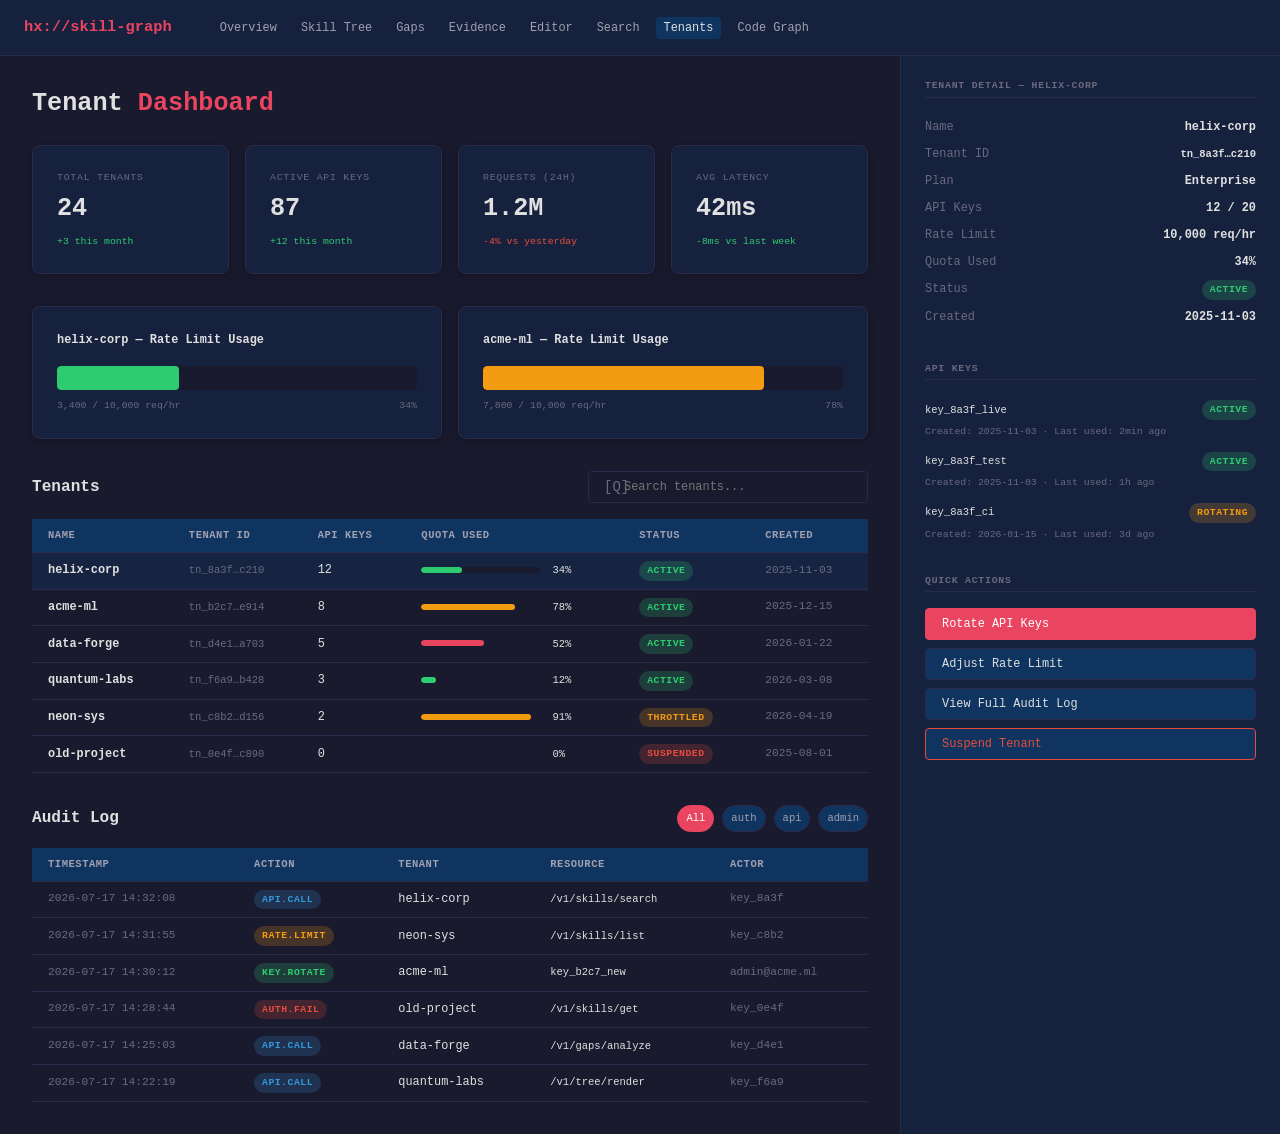
<file: docs/wireframes/tenant-dashboard.html>
<!DOCTYPE html>
<html lang="en">
<head>
  <meta charset="UTF-8">
  <meta name="viewport" content="width=device-width, initial-scale=1.0">
  <title>Tenant Dashboard — HelixKnowledge</title>
  <!-- OpenDesign od-design-tokens/v1 binding -->
  <link rel="stylesheet" href="styles.css">
  <style>
    .tenant-layout {
      display: grid;
      grid-template-rows: var(--topbar-height) 1fr;
      grid-template-columns: 1fr 380px;
      min-height: 100vh;
    }
    .tenant-layout .topbar { grid-column: 1 / -1; }

    .tenant-main {
      padding: var(--sp-xl);
      overflow-y: auto;
    }
    .tenant-side {
      background: var(--od-surface);
      border-left: 1px solid var(--od-border);
      overflow-y: auto;
      padding: var(--sp-lg);
    }

    /* Stats row */
    .stats-row {
      display: grid;
      grid-template-columns: repeat(4, 1fr);
      gap: var(--sp-md);
      margin-bottom: var(--sp-xl);
    }
    .stat-card {
      background: var(--od-surface);
      border: 1px solid var(--od-border);
      border-radius: var(--od-radius-md);
      padding: var(--sp-lg);
      box-shadow: var(--od-shadow-card);
    }
    .stat-card__label {
      font-size: var(--od-font-size-xs);
      text-transform: uppercase;
      letter-spacing: 0.08em;
      color: var(--od-muted);
      margin-bottom: var(--sp-xs);
    }
    .stat-card__value {
      font-size: var(--od-font-size-2xl);
      font-weight: 700;
      color: var(--od-fg);
    }
    .stat-card__delta {
      font-size: var(--od-font-size-xs);
      margin-top: var(--sp-xs);
    }
    .stat-card__delta--up   { color: var(--od-success); }
    .stat-card__delta--down { color: var(--od-error); }

    /* Tenant table */
    .section-header {
      display: flex;
      align-items: center;
      justify-content: space-between;
      margin-bottom: var(--sp-md);
    }
    .section-header h2 { font-size: var(--od-font-size-lg); }

    /* Rate limit gauge */
    .gauge-row {
      display: grid;
      grid-template-columns: 1fr 1fr;
      gap: var(--sp-md);
      margin-bottom: var(--sp-xl);
    }
    .gauge-card {
      background: var(--od-surface);
      border: 1px solid var(--od-border);
      border-radius: var(--od-radius-md);
      padding: var(--sp-lg);
      box-shadow: var(--od-shadow-card);
    }
    .gauge-card__title {
      font-size: var(--od-font-size-sm);
      font-weight: 600;
      margin-bottom: var(--sp-md);
      color: var(--od-fg);
    }
    .gauge {
      width: 100%;
      height: 24px;
      background: var(--od-bg);
      border-radius: var(--od-radius-sm);
      overflow: hidden;
      margin-bottom: var(--sp-sm);
    }
    .gauge__fill {
      height: 100%;
      border-radius: var(--od-radius-sm);
      transition: width 0.4s ease;
    }
    .gauge__fill--ok     { background: var(--od-success); }
    .gauge__fill--warn   { background: var(--od-warning); }
    .gauge__fill--danger { background: var(--od-error); }
    .gauge__label {
      display: flex;
      justify-content: space-between;
      font-size: var(--od-font-size-xs);
      color: var(--od-muted);
    }

    /* Detail panel */
    .detail-section {
      margin-bottom: var(--sp-xl);
    }
    .detail-section__title {
      font-size: var(--od-font-size-xs);
      text-transform: uppercase;
      letter-spacing: 0.08em;
      color: var(--od-muted);
      margin-bottom: var(--sp-md);
      padding-bottom: var(--sp-xs);
      border-bottom: 1px solid var(--od-border);
    }
    .detail-row {
      display: flex;
      justify-content: space-between;
      padding: var(--sp-xs) 0;
      font-size: var(--od-font-size-sm);
    }
    .detail-row__key {
      color: var(--od-muted);
    }
    .detail-row__val {
      color: var(--od-fg);
      font-weight: 600;
    }

    /* Tenant row highlight */
    .tenant-row--selected {
      background: rgba(15,52,96,0.4);
    }

    @media (max-width: 1024px) {
      .tenant-layout { grid-template-columns: 1fr; }
      .tenant-side { display: none; }
      .stats-row { grid-template-columns: repeat(2, 1fr); }
    }
    @media (max-width: 768px) {
      .tenant-main { padding: var(--sp-md); }
      .stats-row { grid-template-columns: 1fr; }
      .gauge-row { grid-template-columns: 1fr; }
    }
  </style>
</head>
<body>
  <a class="skip-link" href="#tenant-table">Skip to tenant list</a>

  <div class="tenant-layout">
    <!-- Topbar -->
    <header class="topbar" role="banner">
      <span class="topbar__brand" aria-label="HelixKnowledge">hx://skill-graph</span>
      <nav aria-label="Primary navigation">
        <ul class="topbar__nav">
          <li><a href="index.html">Overview</a></li>
          <li><a href="skill-tree.html">Skill Tree</a></li>
          <li><a href="gap-dashboard.html">Gaps</a></li>
          <li><a href="evidence-browser.html">Evidence</a></li>
          <li><a href="skill-editor.html">Editor</a></li>
          <li><a href="search.html">Search</a></li>
          <li><a href="tenant-dashboard.html" aria-current="page">Tenants</a></li>
          <li><a href="codegraph-viewer.html">Code Graph</a></li>
        </ul>
      </nav>
    </header>

    <!-- Main content -->
    <div class="tenant-main">
      <h1 style="margin-bottom:var(--sp-lg)">Tenant <span style="color:var(--od-accent)">Dashboard</span></h1>

      <!-- Stats row -->
      <div class="stats-row" role="list" aria-label="Tenant statistics">
        <div class="stat-card" role="listitem">
          <div class="stat-card__label">Total Tenants</div>
          <div class="stat-card__value">24</div>
          <div class="stat-card__delta stat-card__delta--up">+3 this month</div>
        </div>
        <div class="stat-card" role="listitem">
          <div class="stat-card__label">Active API Keys</div>
          <div class="stat-card__value">87</div>
          <div class="stat-card__delta stat-card__delta--up">+12 this month</div>
        </div>
        <div class="stat-card" role="listitem">
          <div class="stat-card__label">Requests (24h)</div>
          <div class="stat-card__value">1.2M</div>
          <div class="stat-card__delta stat-card__delta--down">-4% vs yesterday</div>
        </div>
        <div class="stat-card" role="listitem">
          <div class="stat-card__label">Avg Latency</div>
          <div class="stat-card__value">42ms</div>
          <div class="stat-card__delta stat-card__delta--up">-8ms vs last week</div>
        </div>
      </div>

      <!-- Rate limit gauges -->
      <div class="gauge-row">
        <div class="gauge-card">
          <div class="gauge-card__title">helix-corp — Rate Limit Usage</div>
          <div class="gauge"><div class="gauge__fill gauge__fill--ok" style="width:34%"></div></div>
          <div class="gauge__label"><span>3,400 / 10,000 req/hr</span><span>34%</span></div>
        </div>
        <div class="gauge-card">
          <div class="gauge-card__title">acme-ml — Rate Limit Usage</div>
          <div class="gauge"><div class="gauge__fill gauge__fill--warn" style="width:78%"></div></div>
          <div class="gauge__label"><span>7,800 / 10,000 req/hr</span><span>78%</span></div>
        </div>
      </div>

      <!-- Tenant list -->
      <div class="section-header">
        <h2>Tenants</h2>
        <div class="search-bar" style="width:280px">
          <span class="search-bar__icon" aria-hidden="true">[Q]</span>
          <input class="input" type="search" placeholder="Search tenants..." aria-label="Search tenants">
        </div>
      </div>

      <div class="table-wrap" id="tenant-table">
        <table>
          <thead>
            <tr>
              <th>Name</th>
              <th>Tenant ID</th>
              <th>API Keys</th>
              <th>Quota Used</th>
              <th>Status</th>
              <th>Created</th>
            </tr>
          </thead>
          <tbody>
            <tr class="tenant-row--selected">
              <td><strong>helix-corp</strong></td>
              <td><code style="font-size:0.75rem;color:var(--od-muted)">tn_8a3f…c210</code></td>
              <td>12</td>
              <td>
                <div class="progress" style="width:120px;display:inline-block;vertical-align:middle">
                  <div class="progress__bar progress__bar--success" style="width:34%"></div>
                </div>
                <span style="font-size:0.75rem;margin-left:var(--sp-xs)">34%</span>
              </td>
              <td><span class="badge badge--success">active</span></td>
              <td style="font-size:0.8rem;color:var(--od-muted)">2025-11-03</td>
            </tr>
            <tr>
              <td><strong>acme-ml</strong></td>
              <td><code style="font-size:0.75rem;color:var(--od-muted)">tn_b2c7…e914</code></td>
              <td>8</td>
              <td>
                <div class="progress" style="width:120px;display:inline-block;vertical-align:middle">
                  <div class="progress__bar progress__bar--warning" style="width:78%"></div>
                </div>
                <span style="font-size:0.75rem;margin-left:var(--sp-xs)">78%</span>
              </td>
              <td><span class="badge badge--success">active</span></td>
              <td style="font-size:0.8rem;color:var(--od-muted)">2025-12-15</td>
            </tr>
            <tr>
              <td><strong>data-forge</strong></td>
              <td><code style="font-size:0.75rem;color:var(--od-muted)">tn_d4e1…a703</code></td>
              <td>5</td>
              <td>
                <div class="progress" style="width:120px;display:inline-block;vertical-align:middle">
                  <div class="progress__bar" style="width:52%"></div>
                </div>
                <span style="font-size:0.75rem;margin-left:var(--sp-xs)">52%</span>
              </td>
              <td><span class="badge badge--success">active</span></td>
              <td style="font-size:0.8rem;color:var(--od-muted)">2026-01-22</td>
            </tr>
            <tr>
              <td><strong>quantum-labs</strong></td>
              <td><code style="font-size:0.75rem;color:var(--od-muted)">tn_f6a9…b428</code></td>
              <td>3</td>
              <td>
                <div class="progress" style="width:120px;display:inline-block;vertical-align:middle">
                  <div class="progress__bar progress__bar--success" style="width:12%"></div>
                </div>
                <span style="font-size:0.75rem;margin-left:var(--sp-xs)">12%</span>
              </td>
              <td><span class="badge badge--success">active</span></td>
              <td style="font-size:0.8rem;color:var(--od-muted)">2026-03-08</td>
            </tr>
            <tr>
              <td><strong>neon-sys</strong></td>
              <td><code style="font-size:0.75rem;color:var(--od-muted)">tn_c8b2…d156</code></td>
              <td>2</td>
              <td>
                <div class="progress" style="width:120px;display:inline-block;vertical-align:middle">
                  <div class="progress__bar progress__bar--warning" style="width:91%"></div>
                </div>
                <span style="font-size:0.75rem;margin-left:var(--sp-xs)">91%</span>
              </td>
              <td><span class="badge badge--warning">throttled</span></td>
              <td style="font-size:0.8rem;color:var(--od-muted)">2026-04-19</td>
            </tr>
            <tr>
              <td><strong>old-project</strong></td>
              <td><code style="font-size:0.75rem;color:var(--od-muted)">tn_0e4f…c890</code></td>
              <td>0</td>
              <td>
                <div class="progress" style="width:120px;display:inline-block;vertical-align:middle">
                  <div class="progress__bar" style="width:0%"></div>
                </div>
                <span style="font-size:0.75rem;margin-left:var(--sp-xs)">0%</span>
              </td>
              <td><span class="badge badge--error">suspended</span></td>
              <td style="font-size:0.8rem;color:var(--od-muted)">2025-08-01</td>
            </tr>
          </tbody>
        </table>
      </div>

      <!-- Audit log -->
      <div class="section-header" style="margin-top:var(--sp-xl)">
        <h2>Audit Log</h2>
        <div style="display:flex;gap:var(--sp-sm)">
          <span class="chip chip--active">All</span>
          <span class="chip">auth</span>
          <span class="chip">api</span>
          <span class="chip">admin</span>
        </div>
      </div>

      <div class="table-wrap">
        <table>
          <thead>
            <tr>
              <th>Timestamp</th>
              <th>Action</th>
              <th>Tenant</th>
              <th>Resource</th>
              <th>Actor</th>
            </tr>
          </thead>
          <tbody>
            <tr>
              <td style="font-size:0.8rem;color:var(--od-muted)">2026-07-17 14:32:08</td>
              <td><span class="badge badge--info">api.call</span></td>
              <td>helix-corp</td>
              <td><code style="font-size:0.75rem">/v1/skills/search</code></td>
              <td style="font-size:0.8rem;color:var(--od-muted)">key_8a3f</td>
            </tr>
            <tr>
              <td style="font-size:0.8rem;color:var(--od-muted)">2026-07-17 14:31:55</td>
              <td><span class="badge badge--warning">rate.limit</span></td>
              <td>neon-sys</td>
              <td><code style="font-size:0.75rem">/v1/skills/list</code></td>
              <td style="font-size:0.8rem;color:var(--od-muted)">key_c8b2</td>
            </tr>
            <tr>
              <td style="font-size:0.8rem;color:var(--od-muted)">2026-07-17 14:30:12</td>
              <td><span class="badge badge--success">key.rotate</span></td>
              <td>acme-ml</td>
              <td><code style="font-size:0.75rem">key_b2c7_new</code></td>
              <td style="font-size:0.8rem;color:var(--od-muted)">admin@acme.ml</td>
            </tr>
            <tr>
              <td style="font-size:0.8rem;color:var(--od-muted)">2026-07-17 14:28:44</td>
              <td><span class="badge badge--error">auth.fail</span></td>
              <td>old-project</td>
              <td><code style="font-size:0.75rem">/v1/skills/get</code></td>
              <td style="font-size:0.8rem;color:var(--od-muted)">key_0e4f</td>
            </tr>
            <tr>
              <td style="font-size:0.8rem;color:var(--od-muted)">2026-07-17 14:25:03</td>
              <td><span class="badge badge--info">api.call</span></td>
              <td>data-forge</td>
              <td><code style="font-size:0.75rem">/v1/gaps/analyze</code></td>
              <td style="font-size:0.8rem;color:var(--od-muted)">key_d4e1</td>
            </tr>
            <tr>
              <td style="font-size:0.8rem;color:var(--od-muted)">2026-07-17 14:22:19</td>
              <td><span class="badge badge--info">api.call</span></td>
              <td>quantum-labs</td>
              <td><code style="font-size:0.75rem">/v1/tree/render</code></td>
              <td style="font-size:0.8rem;color:var(--od-muted)">key_f6a9</td>
            </tr>
          </tbody>
        </table>
      </div>
    </div>

    <!-- Sidebar: tenant detail -->
    <aside class="tenant-side" role="complementary" aria-label="Tenant detail panel">
      <div class="detail-section">
        <h3 class="detail-section__title">Tenant Detail — helix-corp</h3>
        <div class="detail-row">
          <span class="detail-row__key">Name</span>
          <span class="detail-row__val">helix-corp</span>
        </div>
        <div class="detail-row">
          <span class="detail-row__key">Tenant ID</span>
          <span class="detail-row__val"><code style="font-size:0.75rem">tn_8a3f…c210</code></span>
        </div>
        <div class="detail-row">
          <span class="detail-row__key">Plan</span>
          <span class="detail-row__val">Enterprise</span>
        </div>
        <div class="detail-row">
          <span class="detail-row__key">API Keys</span>
          <span class="detail-row__val">12 / 20</span>
        </div>
        <div class="detail-row">
          <span class="detail-row__key">Rate Limit</span>
          <span class="detail-row__val">10,000 req/hr</span>
        </div>
        <div class="detail-row">
          <span class="detail-row__key">Quota Used</span>
          <span class="detail-row__val">34%</span>
        </div>
        <div class="detail-row">
          <span class="detail-row__key">Status</span>
          <span class="detail-row__val"><span class="badge badge--success">active</span></span>
        </div>
        <div class="detail-row">
          <span class="detail-row__key">Created</span>
          <span class="detail-row__val">2025-11-03</span>
        </div>
      </div>

      <div class="detail-section">
        <h3 class="detail-section__title">API Keys</h3>
        <div style="margin-bottom:var(--sp-sm)">
          <div style="display:flex;justify-content:space-between;align-items:center;padding:var(--sp-xs) 0;font-size:var(--od-font-size-sm)">
            <span><code style="font-size:0.75rem">key_8a3f_live</code></span>
            <span class="badge badge--success">active</span>
          </div>
          <div style="font-size:var(--od-font-size-xs);color:var(--od-muted)">Created: 2025-11-03 &middot; Last used: 2min ago</div>
        </div>
        <div style="margin-bottom:var(--sp-sm)">
          <div style="display:flex;justify-content:space-between;align-items:center;padding:var(--sp-xs) 0;font-size:var(--od-font-size-sm)">
            <span><code style="font-size:0.75rem">key_8a3f_test</code></span>
            <span class="badge badge--success">active</span>
          </div>
          <div style="font-size:var(--od-font-size-xs);color:var(--od-muted)">Created: 2025-11-03 &middot; Last used: 1h ago</div>
        </div>
        <div style="margin-bottom:var(--sp-sm)">
          <div style="display:flex;justify-content:space-between;align-items:center;padding:var(--sp-xs) 0;font-size:var(--od-font-size-sm)">
            <span><code style="font-size:0.75rem">key_8a3f_ci</code></span>
            <span class="badge badge--warning">rotating</span>
          </div>
          <div style="font-size:var(--od-font-size-xs);color:var(--od-muted)">Created: 2026-01-15 &middot; Last used: 3d ago</div>
        </div>
      </div>

      <div class="detail-section">
        <h3 class="detail-section__title">Quick Actions</h3>
        <div style="display:flex;flex-direction:column;gap:var(--sp-sm)">
          <button class="btn btn--primary" style="width:100%">Rotate API Keys</button>
          <button class="btn" style="width:100%">Adjust Rate Limit</button>
          <button class="btn" style="width:100%">View Full Audit Log</button>
          <button class="btn" style="width:100%;border-color:var(--od-error);color:var(--od-error)">Suspend Tenant</button>
        </div>
      </div>
    </aside>
  </div>
</body>
</html>
</file>
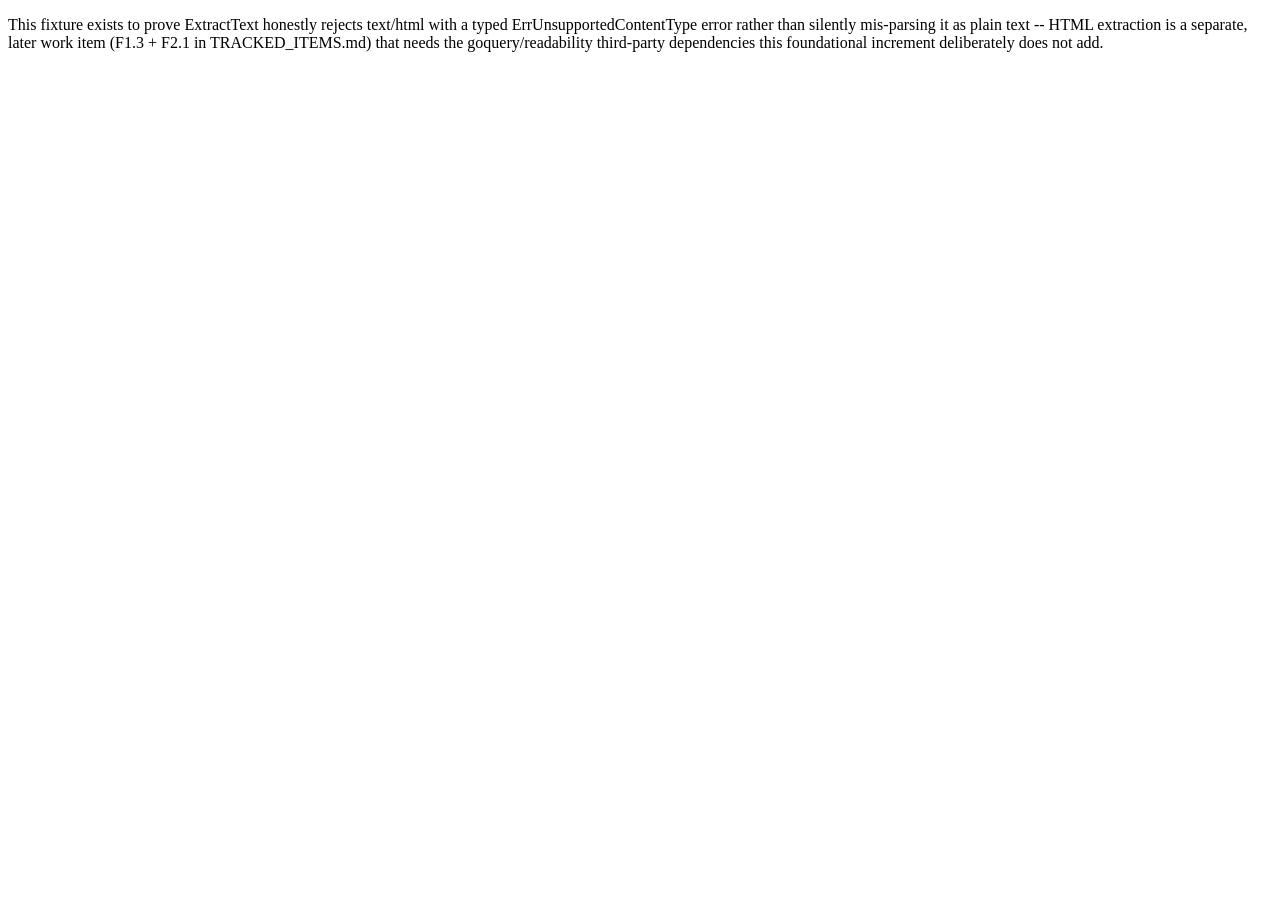
<file: internal/ingest/source/testdata/docs/unsupported_page.html>
<!doctype html>
<html>
<head><title>Unsupported in this increment</title></head>
<body>
<p>
  This fixture exists to prove ExtractText honestly rejects
  text/html with a typed ErrUnsupportedContentType error rather than
  silently mis-parsing it as plain text -- HTML extraction is a separate,
  later work item (F1.3 + F2.1 in TRACKED_ITEMS.md) that needs the
  goquery/readability third-party dependencies this foundational
  increment deliberately does not add.
</p>
</body>
</html>
</file>
<file: docs/wireframes/styles.css>
/* ============================================================
   HelixKnowledge Skill Graph System — Shared Wireframe Styles
   Dark theme, monospace, technical feel
   WCAG 2.1 AA compliant contrast ratios
   ============================================================ */

/* --- Reset & Base --- */
*, *::before, *::after {
  box-sizing: border-box;
  margin: 0;
  padding: 0;
}

:root {
  /* ==========================================================
     OpenDesign Token Integration — od-design-tokens/v1
     Semantic tokens that map to the existing HelixKnowledge
     palette.  OD vars are the canonical source; legacy vars
     are aliases so existing pages keep working.
     ========================================================== */
  --od-accent:   #e94560;
  --od-surface:  #16213e;
  --od-bg:       #1a1a2e;
  --od-fg:       #e0e0e0;
  --od-muted:    #6a6a7e;
  --od-border:   #2a2a4a;
  --od-success:  #2ecc71;
  --od-warning:  #f39c12;
  --od-error:    #e74c3c;

  /* Typography */
  --od-font-sans:  'Inter', -apple-system, BlinkMacSystemFont, 'Segoe UI', sans-serif;
  --od-font-mono:  'JetBrains Mono', 'Fira Code', 'Cascadia Code', 'Consolas', monospace;
  --od-font-size-xs:  0.7rem;
  --od-font-size-sm:  0.85rem;
  --od-font-size-md:  1rem;
  --od-font-size-lg:  1.15rem;
  --od-font-size-xl:  1.4rem;
  --od-font-size-2xl: 1.8rem;
  --od-font-size-3xl: 2.2rem;

  /* Spacing */
  --od-sp-xs:  4px;
  --od-sp-sm:  8px;
  --od-sp-md:  16px;
  --od-sp-lg:  24px;
  --od-sp-xl:  32px;
  --od-sp-2xl: 48px;
  --od-sp-3xl: 64px;

  /* Depth — radii & shadows */
  --od-radius-sm:  4px;
  --od-radius-md:  8px;
  --od-radius-lg:  12px;
  --od-shadow-card:      0 2px 8px rgba(0,0,0,0.3);
  --od-shadow-elevated:  0 4px 16px rgba(0,0,0,0.5);

  /* --- Legacy palette (mapped to OD tokens) --- */
  --bg-primary:    var(--od-bg);
  --bg-secondary:  var(--od-surface);
  --bg-tertiary:   #0f3460;
  --accent:        var(--od-accent);
  --accent-dim:    #c73a52;
  --text-primary:  var(--od-fg);
  --text-secondary:#a0a0b0;
  --text-muted:    var(--od-muted);
  --border:        var(--od-border);
  --success:       var(--od-success);
  --warning:       var(--od-warning);
  --error:         var(--od-error);
  --info:          #3498db;

  /* Domain colours */
  --domain-android:  #2ecc71;
  --domain-go:       #3498db;
  --domain-python:   #f1c40f;
  --domain-kotlin:   #9b59b6;
  --domain-linux:    #e67e22;
  --domain-infra:    #1abc9c;
  --domain-general:  #95a5a6;

  /* Edge colours */
  --edge-requires:    #e74c3c;
  --edge-extends:     #3498db;
  --edge-recommends:  #7f8c8d;
  --edge-composes:    #2ecc71;

  /* Spacing (mapped to OD tokens) */
  --sp-xs:  var(--od-sp-xs);
  --sp-sm:  var(--od-sp-sm);
  --sp-md:  var(--od-sp-md);
  --sp-lg:  var(--od-sp-lg);
  --sp-xl:  var(--od-sp-xl);
  --sp-2xl: var(--od-sp-2xl);

  /* Radii (mapped to OD tokens) */
  --radius-sm: var(--od-radius-sm);
  --radius-md: var(--od-radius-md);
  --radius-lg: var(--od-radius-lg);

  /* Shadows (mapped to OD tokens) */
  --shadow-card: var(--od-shadow-card);
  --shadow-elevated: var(--od-shadow-elevated);

  /* Font (mapped to OD tokens) */
  --font-mono: var(--od-font-mono);
  --font-sans: var(--od-font-sans);

  /* Layout */
  --sidebar-width: 280px;
  --topbar-height: 56px;
}

html {
  font-size: 14px;
  scroll-behavior: smooth;
}

body {
  font-family: var(--font-mono);
  background: var(--bg-primary);
  color: var(--text-primary);
  line-height: 1.6;
  min-height: 100vh;
}

a {
  color: var(--info);
  text-decoration: none;
  transition: color 0.2s;
}
a:hover, a:focus {
  color: var(--accent);
  text-decoration: underline;
}

h1, h2, h3, h4, h5, h6 {
  font-family: var(--font-mono);
  font-weight: 700;
  line-height: 1.3;
  color: var(--text-primary);
}

h1 { font-size: 1.8rem; }
h2 { font-size: 1.4rem; }
h3 { font-size: 1.15rem; }

code, pre {
  font-family: var(--font-mono);
}

/* --- Layout Helpers --- */
.app-shell {
  display: grid;
  grid-template-rows: var(--topbar-height) 1fr;
  grid-template-columns: var(--sidebar-width) 1fr;
  min-height: 100vh;
}

.topbar {
  grid-column: 1 / -1;
  background: var(--bg-secondary);
  border-bottom: 1px solid var(--border);
  display: flex;
  align-items: center;
  padding: 0 var(--sp-lg);
  gap: var(--sp-md);
  z-index: 100;
}

.topbar__brand {
  font-weight: 700;
  font-size: 1.1rem;
  color: var(--accent);
  white-space: nowrap;
}

.topbar__nav {
  display: flex;
  gap: var(--sp-sm);
  list-style: none;
  margin-left: var(--sp-lg);
}

.topbar__nav a {
  padding: var(--sp-xs) var(--sp-sm);
  border-radius: var(--radius-sm);
  color: var(--text-secondary);
  font-size: 0.85rem;
  transition: background 0.2s, color 0.2s;
}
.topbar__nav a:hover,
.topbar__nav a[aria-current="page"] {
  background: var(--bg-tertiary);
  color: var(--text-primary);
  text-decoration: none;
}

.sidebar {
  background: var(--bg-secondary);
  border-right: 1px solid var(--border);
  overflow-y: auto;
  padding: var(--sp-md);
}

.main-content {
  overflow: auto;
  padding: var(--sp-lg);
}

/* --- Cards --- */
.card {
  background: var(--bg-secondary);
  border: 1px solid var(--border);
  border-radius: var(--radius-md);
  padding: var(--sp-lg);
  box-shadow: var(--shadow-card);
  transition: box-shadow 0.2s;
}
.card:hover {
  box-shadow: var(--shadow-elevated);
}

.card__header {
  display: flex;
  align-items: center;
  justify-content: space-between;
  margin-bottom: var(--sp-md);
  padding-bottom: var(--sp-sm);
  border-bottom: 1px solid var(--border);
}

.card__title {
  font-size: 1rem;
  font-weight: 600;
}

/* --- Buttons --- */
.btn {
  display: inline-flex;
  align-items: center;
  gap: var(--sp-xs);
  padding: var(--sp-sm) var(--sp-md);
  border: 1px solid var(--border);
  border-radius: var(--radius-sm);
  background: var(--bg-tertiary);
  color: var(--text-primary);
  font-family: var(--font-mono);
  font-size: 0.85rem;
  cursor: pointer;
  transition: background 0.2s, border-color 0.2s;
}
.btn:hover, .btn:focus-visible {
  background: var(--accent);
  border-color: var(--accent);
  color: #fff;
}

.btn--primary {
  background: var(--accent);
  border-color: var(--accent);
  color: #fff;
}
.btn--primary:hover {
  background: var(--accent-dim);
  border-color: var(--accent-dim);
}

.btn--sm {
  padding: var(--sp-xs) var(--sp-sm);
  font-size: 0.75rem;
}

.btn--icon {
  width: 36px;
  height: 36px;
  padding: 0;
  display: inline-flex;
  align-items: center;
  justify-content: center;
}

/* --- Badges --- */
.badge {
  display: inline-flex;
  align-items: center;
  padding: 2px var(--sp-sm);
  border-radius: 999px;
  font-size: 0.7rem;
  font-weight: 600;
  text-transform: uppercase;
  letter-spacing: 0.05em;
}

.badge--success { background: rgba(46,204,113,0.2); color: var(--success); }
.badge--warning { background: rgba(243,156,18,0.2); color: var(--warning); }
.badge--error   { background: rgba(231,76,60,0.2);  color: var(--error); }
.badge--info    { background: rgba(52,152,219,0.2);  color: var(--info); }

/* Domain badges */
.badge--android { background: rgba(46,204,113,0.15); color: var(--domain-android); }
.badge--go      { background: rgba(52,152,219,0.15); color: var(--domain-go); }
.badge--python  { background: rgba(241,196,15,0.15); color: var(--domain-python); }
.badge--kotlin  { background: rgba(155,89,182,0.15); color: var(--domain-kotlin); }
.badge--linux   { background: rgba(230,126,34,0.15); color: var(--domain-linux); }
.badge--infra   { background: rgba(26,188,156,0.15); color: var(--domain-infra); }

/* --- Form Elements --- */
.input, .select, .textarea {
  width: 100%;
  padding: var(--sp-sm) var(--sp-md);
  background: var(--bg-primary);
  border: 1px solid var(--border);
  border-radius: var(--radius-sm);
  color: var(--text-primary);
  font-family: var(--font-mono);
  font-size: 0.85rem;
  transition: border-color 0.2s;
}
.input:focus, .select:focus, .textarea:focus {
  outline: none;
  border-color: var(--accent);
  box-shadow: 0 0 0 2px rgba(233,69,96,0.25);
}

.textarea {
  resize: vertical;
  min-height: 200px;
  line-height: 1.5;
}

.label {
  display: block;
  margin-bottom: var(--sp-xs);
  font-size: 0.8rem;
  font-weight: 600;
  color: var(--text-secondary);
  text-transform: uppercase;
  letter-spacing: 0.05em;
}

.search-bar {
  position: relative;
}
.search-bar__icon {
  position: absolute;
  left: var(--sp-md);
  top: 50%;
  transform: translateY(-50%);
  color: var(--text-muted);
  font-size: 1rem;
}
.search-bar .input {
  padding-left: 2.5rem;
}

/* --- Chip / Tag --- */
.chip {
  display: inline-flex;
  align-items: center;
  gap: var(--sp-xs);
  padding: var(--sp-xs) var(--sp-sm);
  background: var(--bg-tertiary);
  border: 1px solid var(--border);
  border-radius: 999px;
  font-size: 0.75rem;
  color: var(--text-secondary);
  cursor: pointer;
  transition: background 0.2s, border-color 0.2s;
}
.chip:hover, .chip--active {
  background: var(--accent);
  border-color: var(--accent);
  color: #fff;
}
.chip__remove {
  margin-left: 2px;
  opacity: 0.6;
}

/* --- Tables --- */
.table-wrap {
  overflow-x: auto;
}

table {
  width: 100%;
  border-collapse: collapse;
  font-size: 0.85rem;
}

th, td {
  padding: var(--sp-sm) var(--sp-md);
  text-align: left;
  border-bottom: 1px solid var(--border);
}

th {
  background: var(--bg-tertiary);
  font-weight: 600;
  font-size: 0.75rem;
  text-transform: uppercase;
  letter-spacing: 0.05em;
  color: var(--text-secondary);
  position: sticky;
  top: 0;
}

tbody tr:hover {
  background: rgba(15,52,96,0.3);
}

/* --- Status Indicators --- */
.status-dot {
  display: inline-block;
  width: 8px;
  height: 8px;
  border-radius: 50%;
  margin-right: var(--sp-xs);
}
.status-dot--success { background: var(--success); }
.status-dot--warning { background: var(--warning); }
.status-dot--error   { background: var(--error); }
.status-dot--info    { background: var(--info); }
.status-dot--idle    { background: var(--text-muted); }

/* --- Progress Bar --- */
.progress {
  height: 6px;
  background: var(--bg-primary);
  border-radius: 999px;
  overflow: hidden;
}
.progress__bar {
  height: 100%;
  border-radius: 999px;
  background: var(--accent);
  transition: width 0.4s ease;
}
.progress__bar--success { background: var(--success); }
.progress__bar--warning { background: var(--warning); }

/* --- Tooltip --- */
.tooltip {
  position: relative;
}
.tooltip::after {
  content: attr(aria-label);
  position: absolute;
  bottom: calc(100% + 6px);
  left: 50%;
  transform: translateX(-50%);
  padding: var(--sp-xs) var(--sp-sm);
  background: var(--bg-primary);
  border: 1px solid var(--border);
  border-radius: var(--radius-sm);
  font-size: 0.7rem;
  color: var(--text-primary);
  white-space: nowrap;
  pointer-events: none;
  opacity: 0;
  transition: opacity 0.2s;
}
.tooltip:hover::after {
  opacity: 1;
}

/* --- Heatmap Cell --- */
.heatmap-cell {
  display: inline-block;
  width: 100%;
  height: 100%;
  min-height: 32px;
  border-radius: var(--radius-sm);
  text-align: center;
  line-height: 32px;
  font-size: 0.75rem;
  font-weight: 600;
}
.heatmap-cell--high    { background: rgba(46,204,113,0.3); color: var(--success); }
.heatmap-cell--medium  { background: rgba(243,156,18,0.25); color: var(--warning); }
.heatmap-cell--low     { background: rgba(231,76,60,0.25); color: var(--error); }
.heatmap-cell--none    { background: rgba(106,106,126,0.15); color: var(--text-muted); }

/* --- Scrollbar --- */
::-webkit-scrollbar {
  width: 8px;
  height: 8px;
}
::-webkit-scrollbar-track {
  background: var(--bg-primary);
}
::-webkit-scrollbar-thumb {
  background: var(--border);
  border-radius: 4px;
}
::-webkit-scrollbar-thumb:hover {
  background: var(--text-muted);
}

/* --- Animations --- */
@keyframes pulse {
  0%, 100% { opacity: 1; }
  50% { opacity: 0.5; }
}

@keyframes spin {
  from { transform: rotate(0deg); }
  to { transform: rotate(360deg); }
}

.animate-pulse { animation: pulse 2s ease-in-out infinite; }
.animate-spin  { animation: spin 1s linear infinite; }

/* --- Responsive --- */
@media (max-width: 1024px) {
  .app-shell {
    grid-template-columns: 1fr;
  }
  .sidebar {
    display: none;
  }
  .topbar__nav {
    display: none;
  }
}

@media (max-width: 768px) {
  html { font-size: 13px; }
  .main-content { padding: var(--sp-md); }
  .card { padding: var(--sp-md); }
}

@media (max-width: 480px) {
  html { font-size: 12px; }
  h1 { font-size: 1.4rem; }
  h2 { font-size: 1.2rem; }
}

/* --- Focus Visible --- */
:focus-visible {
  outline: 2px solid var(--accent);
  outline-offset: 2px;
}

/* --- Skip Link --- */
.skip-link {
  position: absolute;
  top: -100%;
  left: var(--sp-md);
  padding: var(--sp-sm) var(--sp-md);
  background: var(--accent);
  color: #fff;
  border-radius: var(--radius-sm);
  z-index: 999;
}
.skip-link:focus {
  top: var(--sp-md);
}
</file>
